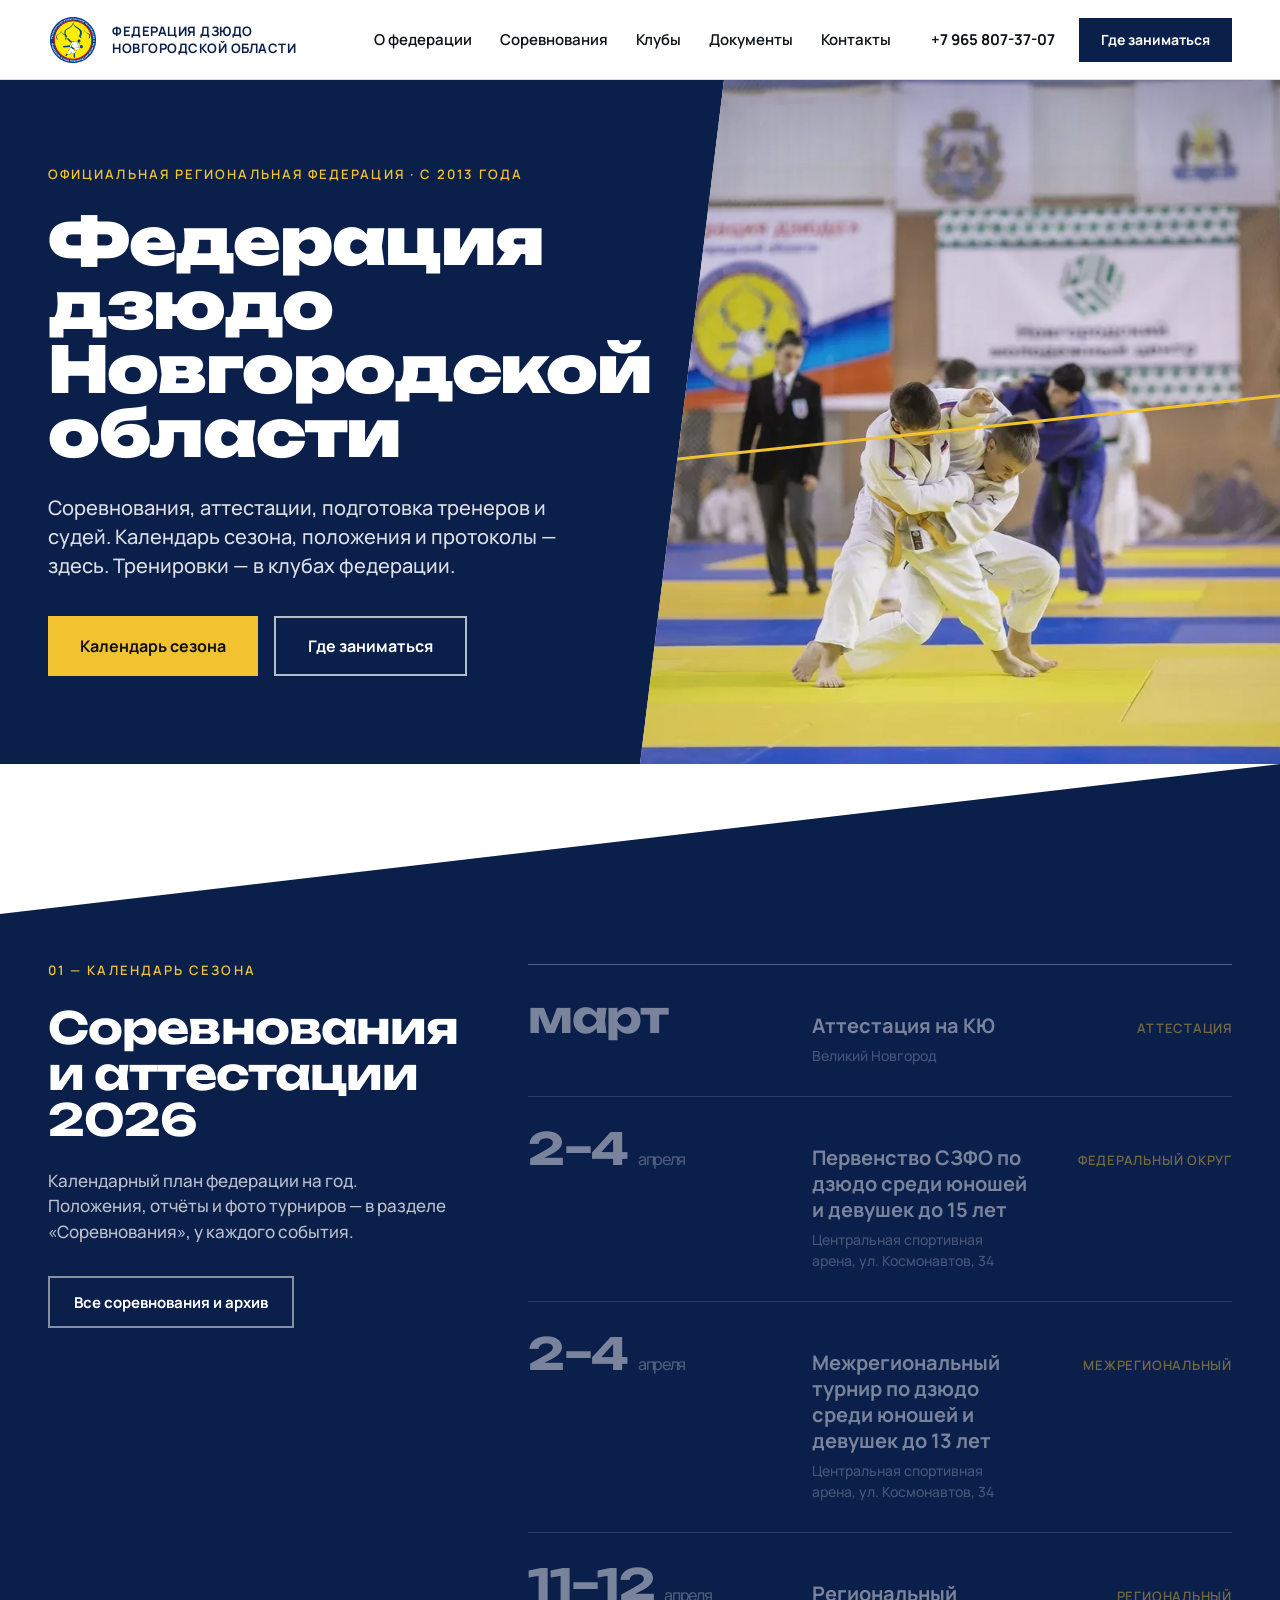
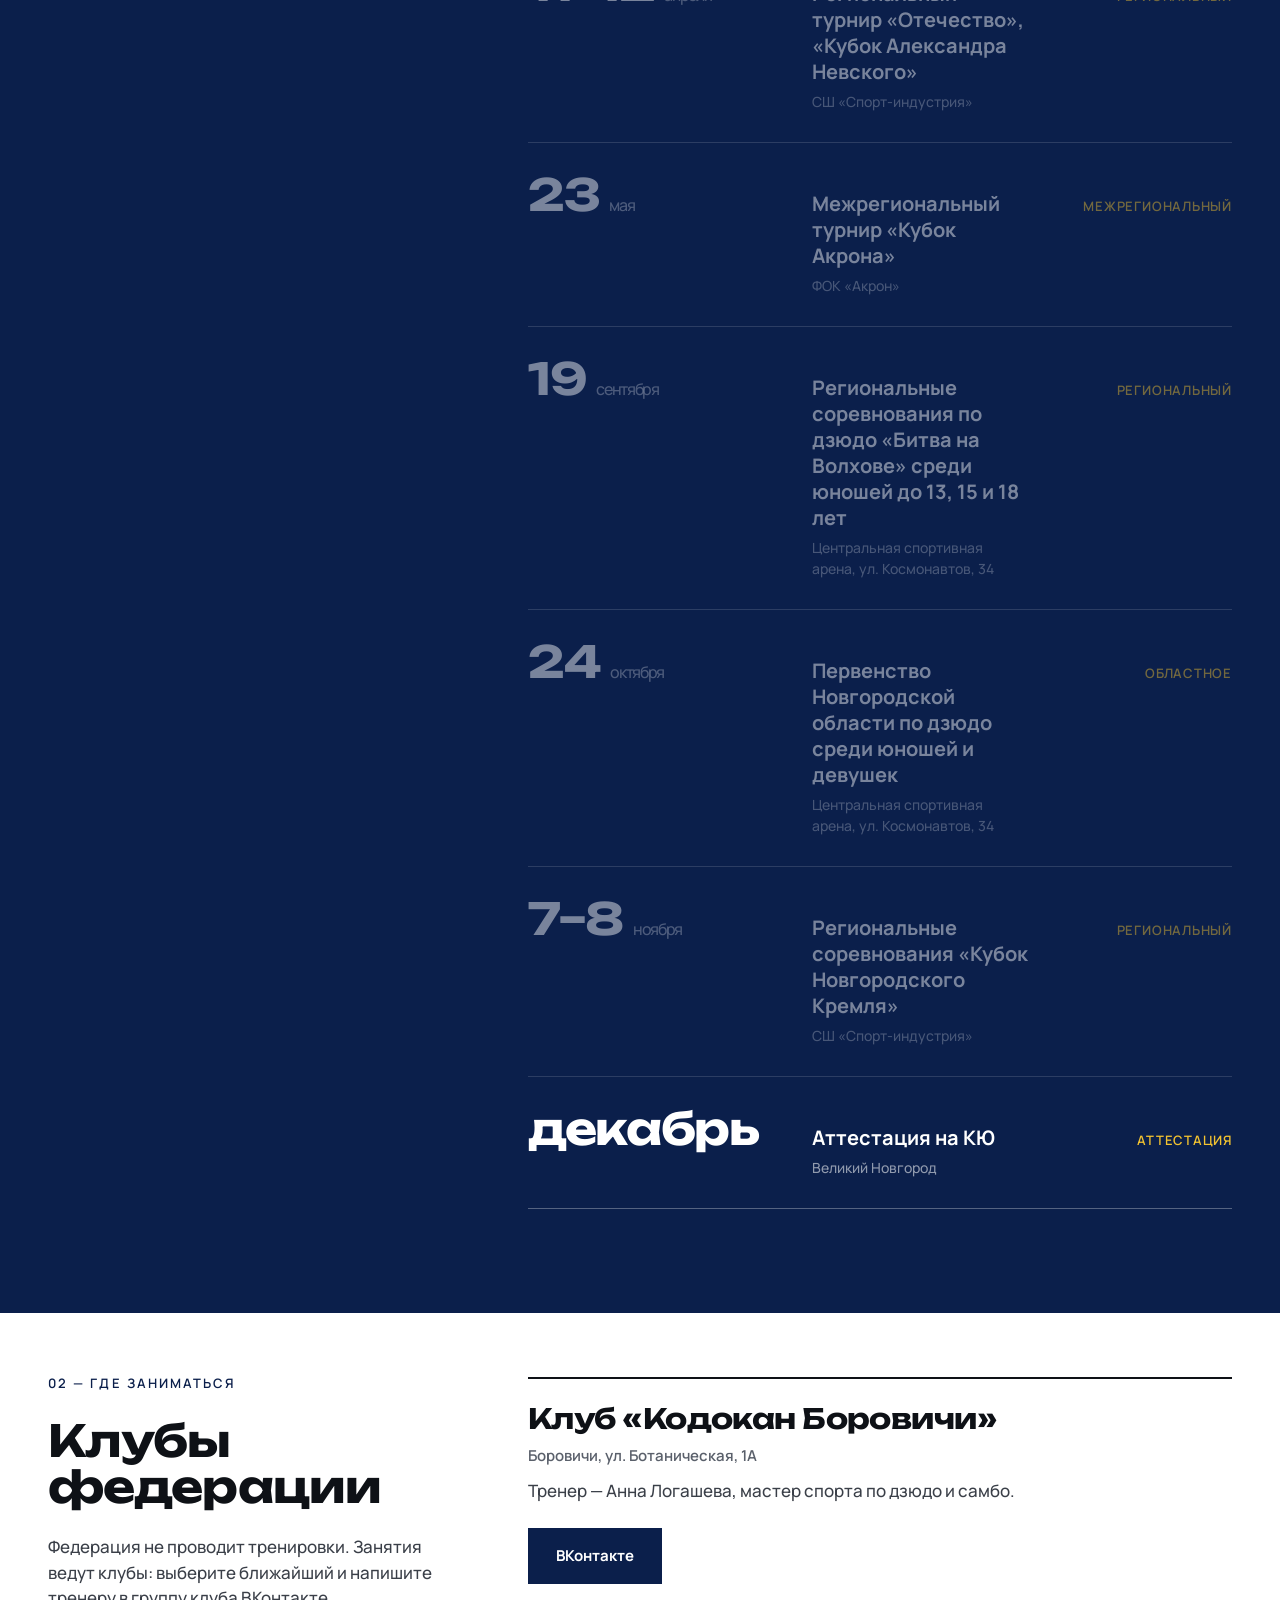
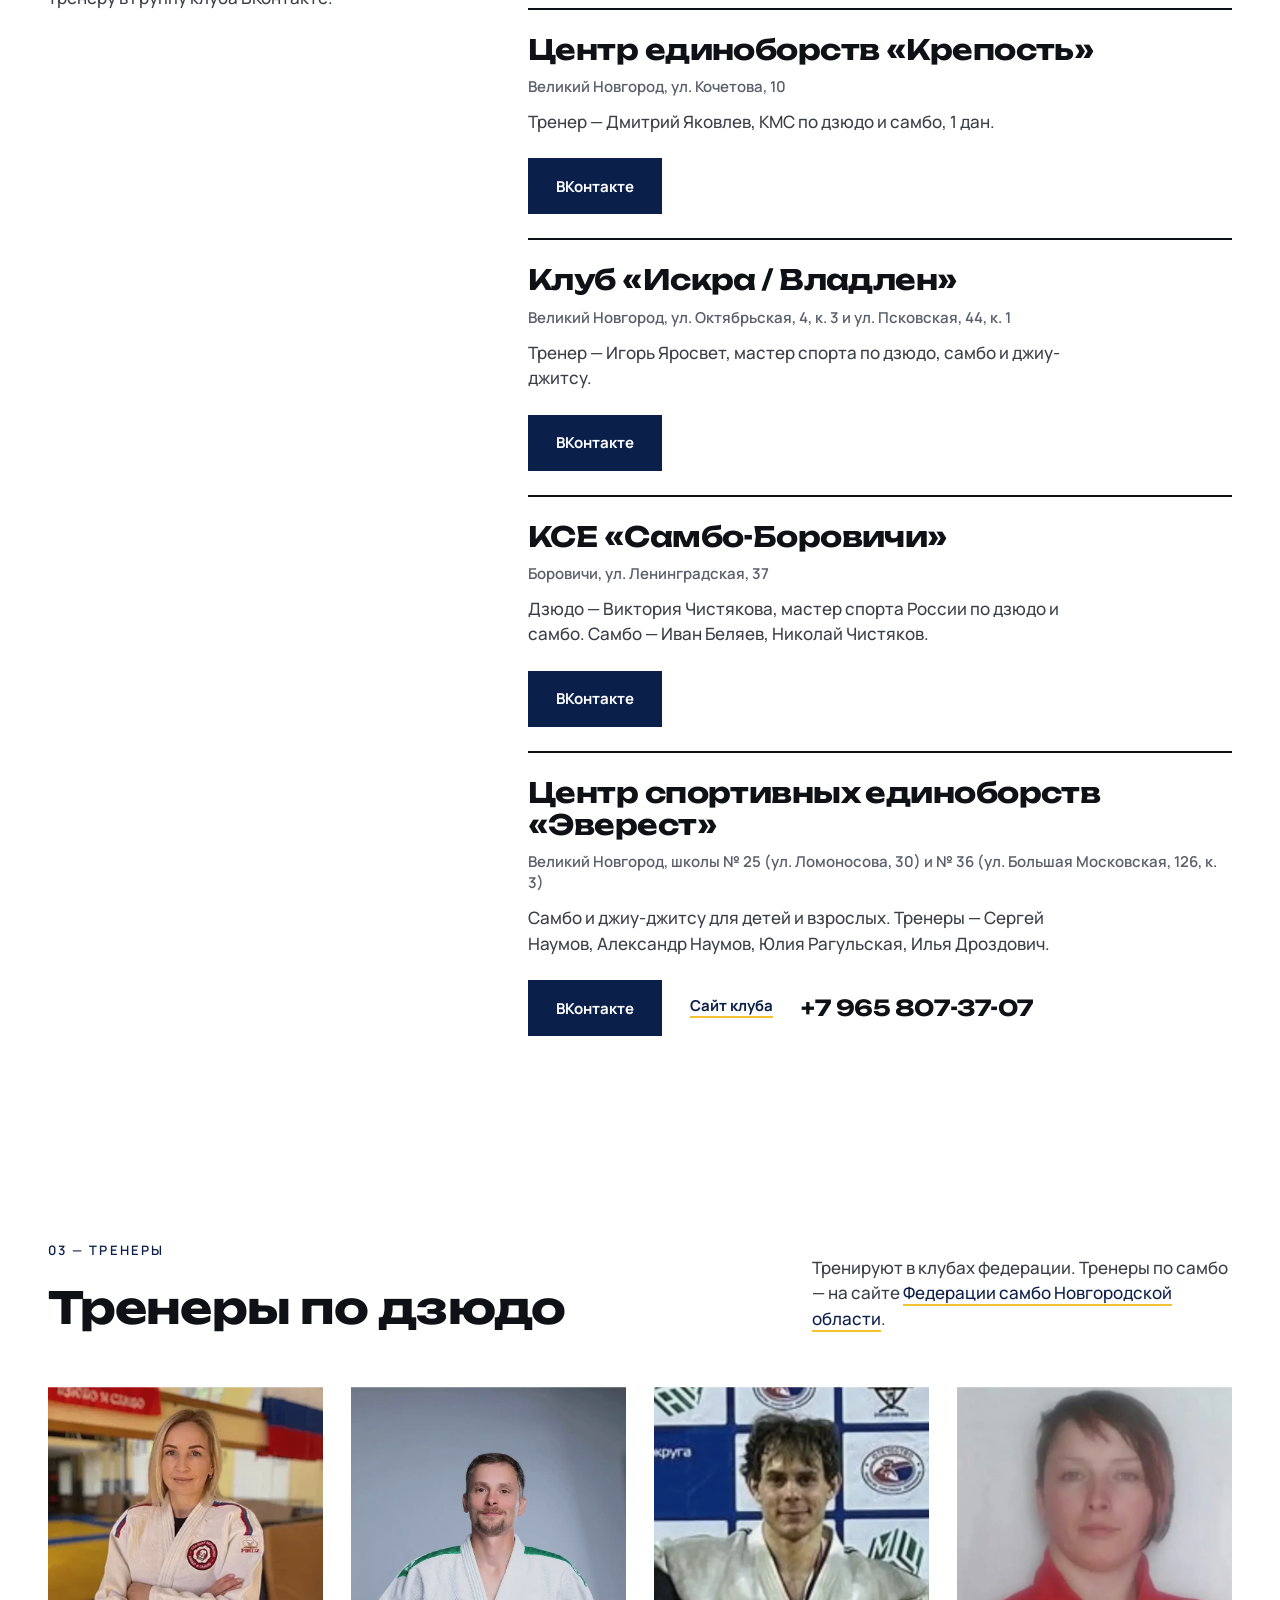
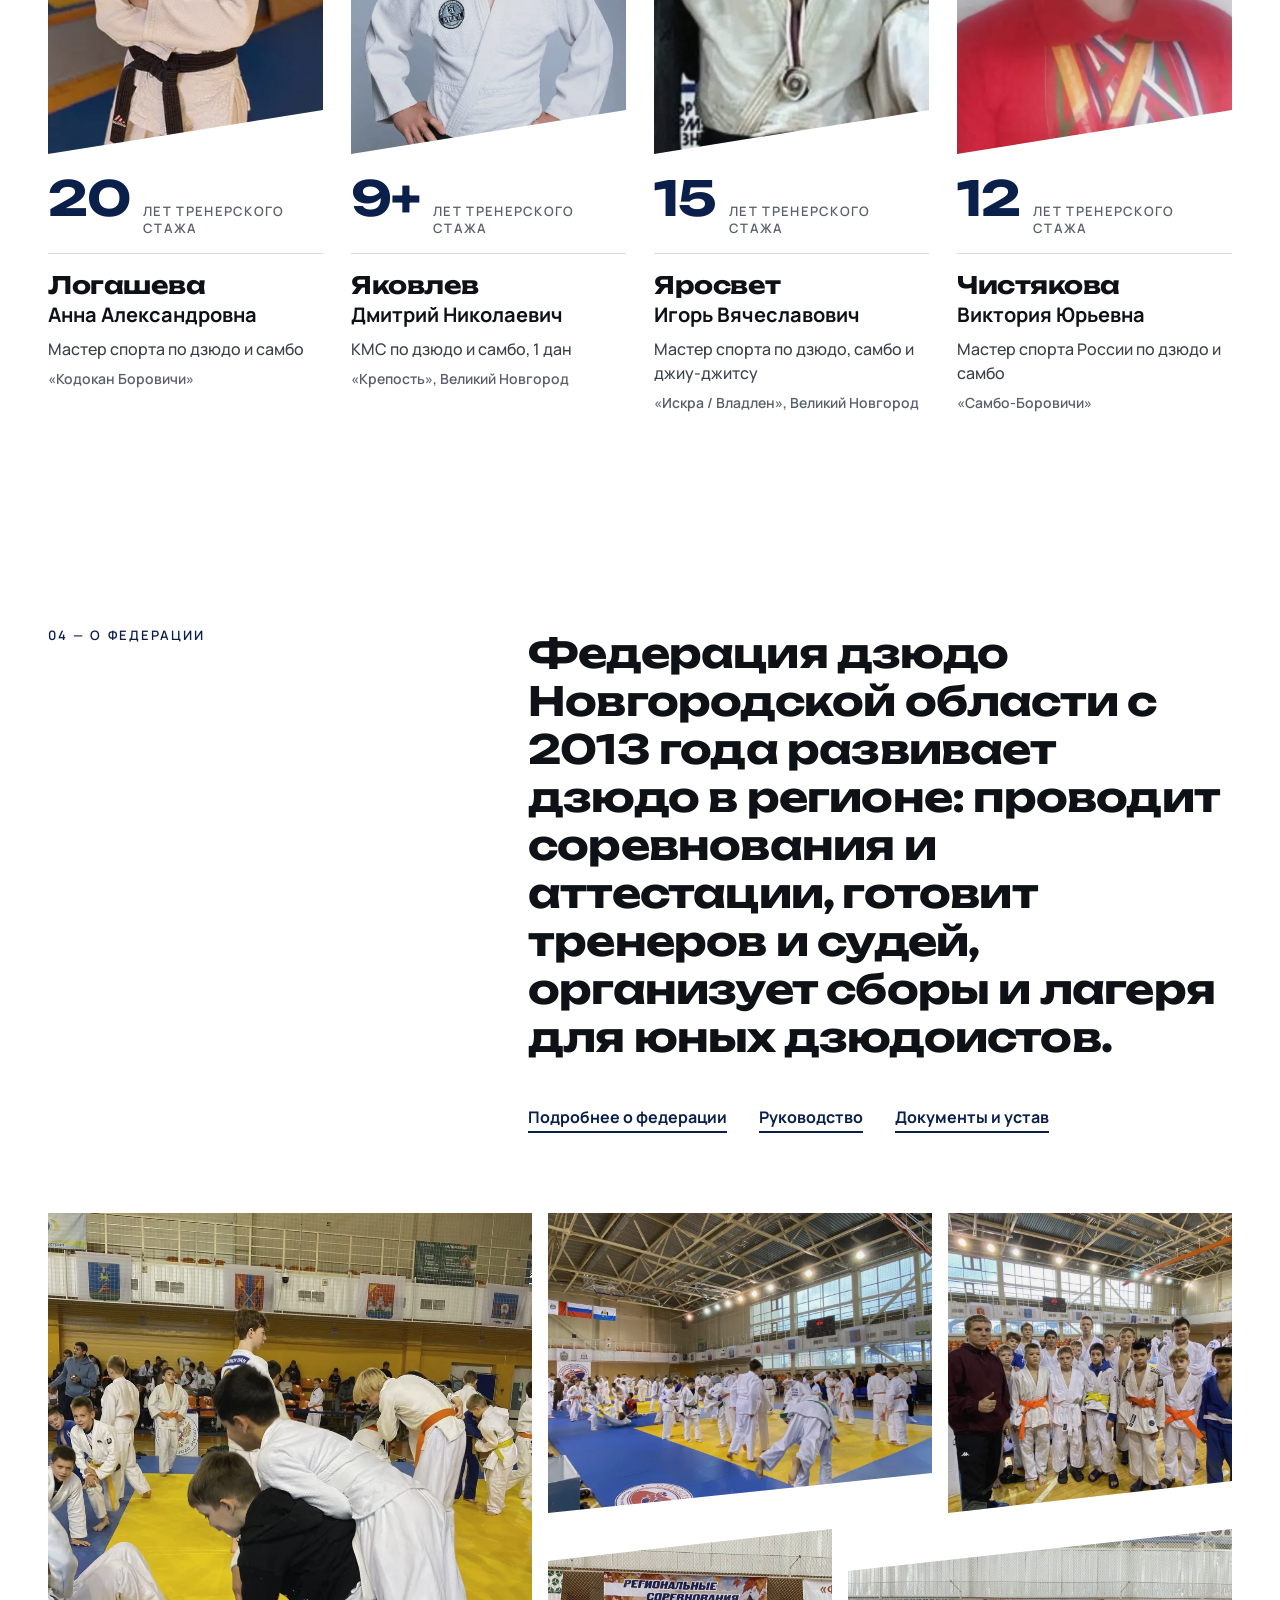
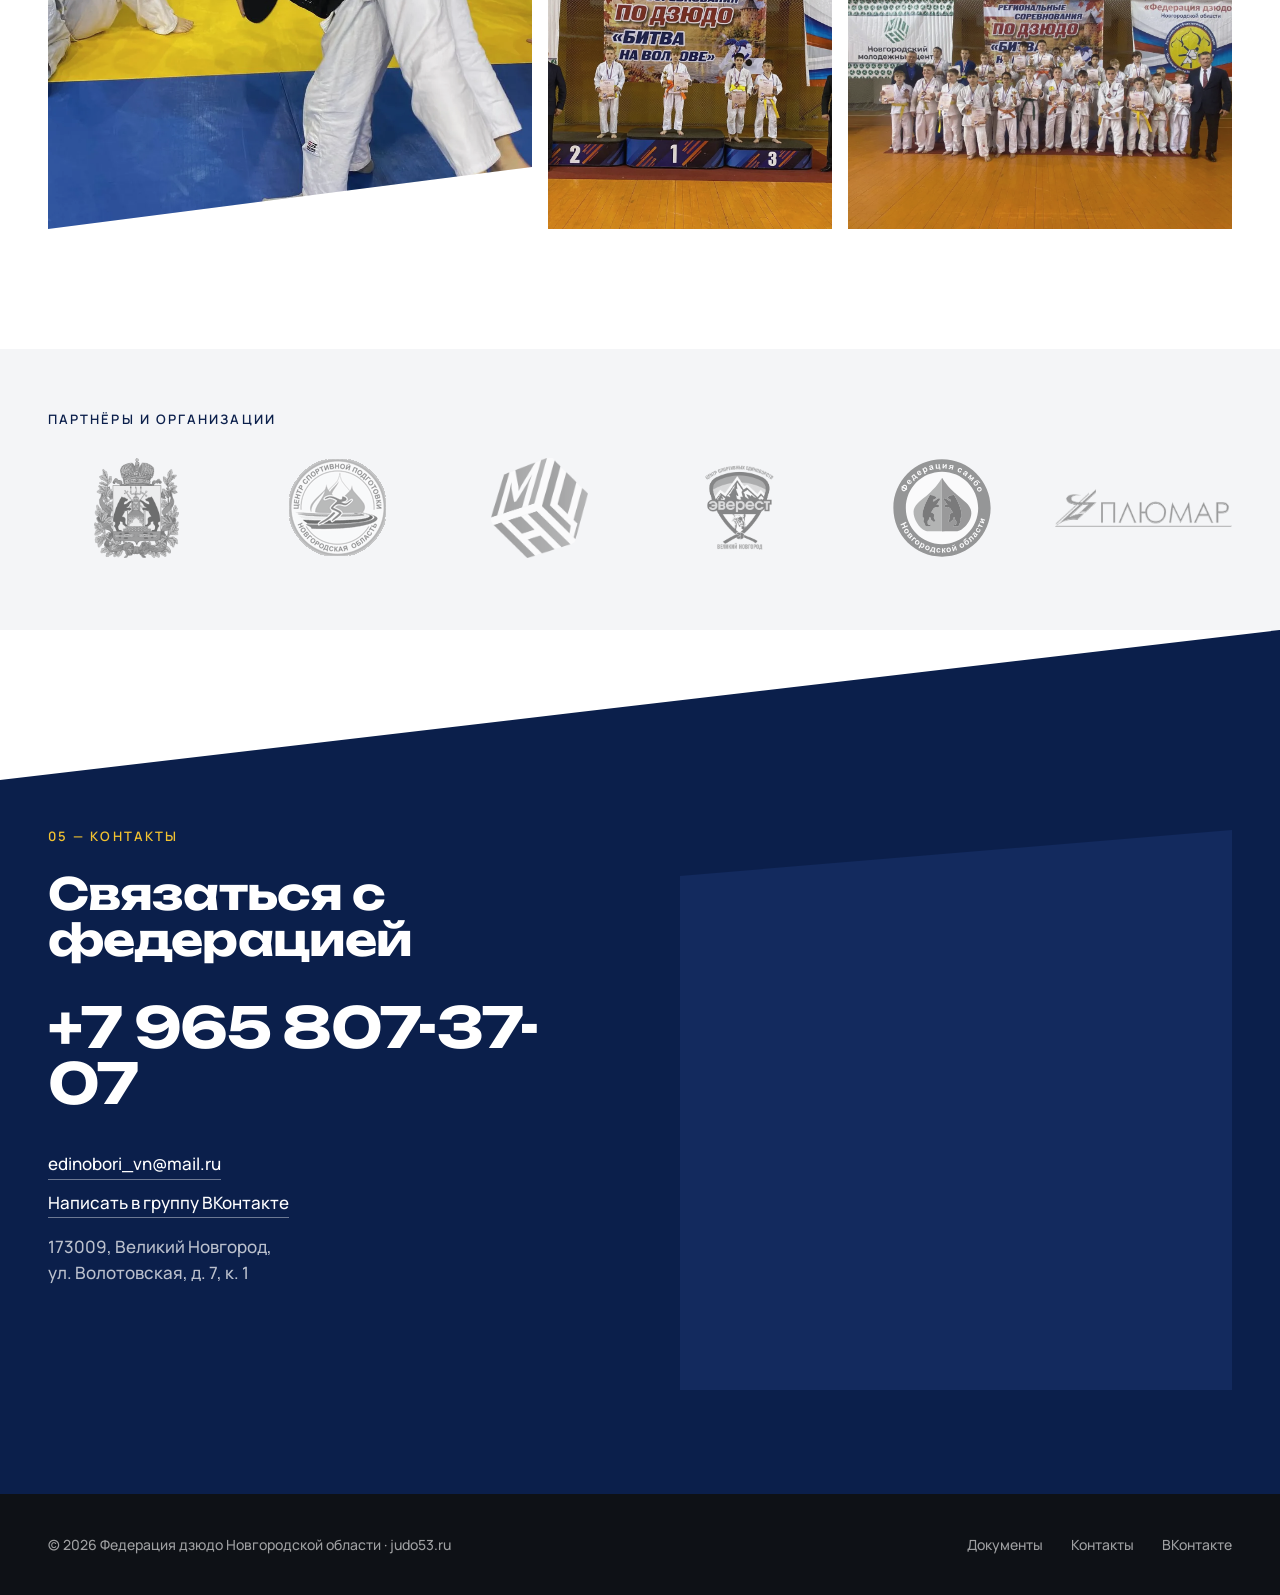
<file: index.html>
<!doctype html>
<html lang="ru">
<head>
<meta charset="utf-8">
<meta name="viewport" content="width=device-width, initial-scale=1">
<title>Федерация дзюдо Новгородской области — официальный сайт</title>
<meta name="description" content="Официальная федерация дзюдо Новгородской области: календарь соревнований и аттестаций, протоколы, документы, тренеры и клубы.">
<meta property="og:type" content="website">
<meta property="og:site_name" content="Федерация дзюдо Новгородской области">
<meta property="og:title" content="Федерация дзюдо Новгородской области — официальный сайт">
<meta property="og:description" content="Официальная федерация дзюдо Новгородской области: календарь соревнований и аттестаций, протоколы, документы, тренеры и клубы.">
<meta property="og:locale" content="ru_RU">
<link rel="icon" href="favicon.ico" sizes="any">
<link rel="icon" href="images/logo.svg" type="image/svg+xml">
<link rel="icon" href="favicon-32x32.png" sizes="32x32" type="image/png">
<link rel="apple-touch-icon" href="apple-touch-icon.png">
<link rel="preconnect" href="https://fonts.googleapis.com">
<link rel="preconnect" href="https://fonts.gstatic.com" crossorigin>
<link href="https://fonts.googleapis.com/css2?family=Unbounded:wght@500;700;900&family=Manrope:wght@400;500;600;700&display=swap" rel="stylesheet">
<link rel="stylesheet" href="assets/site.css">
</head>
<body>
<header class="top wrap">
  <a class="brand" href="index.html">
    <img src="images/logo.svg" alt="Герб федерации дзюдо Новгородской области">
    <span>Федерация дзюдо<br>Новгородской области</span>
  </a>
  <nav class="nav"><a href="about.html">О федерации</a><a href="events.html">Соревнования</a><a href="index.html#clubs">Клубы</a><a href="documents.html">Документы</a><a href="contacts.html">Контакты</a></nav>
  <div class="top-right">
    <a class="tel" href="tel:+79658073707">+7 965 807-37-07</a>
    <a class="btn btn-blue" href="index.html#clubs">Где заниматься</a>
    <a class="tel-sm" href="tel:+79658073707" aria-label="Позвонить">Тел</a>
    <button class="burger" aria-label="Меню" onclick="document.getElementById('mnav').classList.toggle('open')"><span></span><span></span><span></span></button>
  </div>
</header>
<nav class="mnav" id="mnav" onclick="this.classList.remove('open')"><a href="about.html">О федерации</a><a href="events.html">Соревнования</a><a href="index.html#clubs">Клубы</a><a href="documents.html">Документы</a><a href="contacts.html">Контакты</a></nav>
<section class="hero wrap">
  <div class="photo">
    <img src="images/judo-velikiy-novgorod-3.webp" alt="Схватка на татами">
    <div class="line"></div>
  </div>
  <div class="hero-text">
    <div class="eyebrow light">Официальная региональная федерация · с 2013 года</div>
    <h1>Федерация дзюдо Новгородской области</h1>
    <p>Соревнования, аттестации, подготовка тренеров и судей. Календарь сезона, положения и протоколы — здесь. Тренировки — в клубах федерации.</p>
    <div class="hero-btns">
      <a class="btn btn-gold" href="#calendar">Календарь сезона</a>
      <a class="btn btn-line" href="#clubs">Где заниматься</a>
    </div>
  </div>
</section>

<section id="calendar" class="dark">
  <div class="inner two">
    <div>
      <div class="eyebrow light">01 — Календарь сезона</div>
      <h2>Соревнования и аттестации 2026</h2>
      <p class="lead">Календарный план федерации на год. Положения, отчёты и фото турниров — в разделе «Соревнования», у каждого события.</p>
      <a class="btn btn-line-sm" href="events.html" style="margin-top:32px">Все соревнования и архив</a>
    </div>
    <div class="cal"><div class="cal-note" hidden><b>Ближайших событий нет</b>Все соревнования и аттестации календарного плана 2026 года прошли, материалы турниров — в <a href="events.html">архиве</a>. Календарный план на 2027 год появится после утверждения, ориентировочно в декабре 2026.</div><div class="crow" data-until="2026-03-31"><div class="d">март</div><div><div class="t">Аттестация на КЮ</div><div class="place">Великий Новгород</div></div><div class="lvl">аттестация</div></div><div class="crow" data-until="2026-04-04"><div class="d">2–4<small>апреля</small></div><div><div class="t">Первенство СЗФО по дзюдо среди юношей и девушек до 15 лет</div><div class="place">Центральная спортивная арена, ул. Космонавтов, 34</div></div><div class="lvl">федеральный округ</div></div><div class="crow" data-until="2026-04-04"><div class="d">2–4<small>апреля</small></div><div><div class="t">Межрегиональный турнир по дзюдо среди юношей и девушек до 13 лет</div><div class="place">Центральная спортивная арена, ул. Космонавтов, 34</div></div><div class="lvl">межрегиональный</div></div><div class="crow" data-until="2026-04-12"><div class="d">11–12<small>апреля</small></div><div><div class="t">Региональный турнир «Отечество», «Кубок Александра Невского»</div><div class="place">СШ «Спорт-индустрия»</div></div><div class="lvl">региональный</div></div><div class="crow" data-until="2026-05-23"><div class="d">23<small>мая</small></div><div><div class="t">Межрегиональный турнир «Кубок Акрона»</div><div class="place">ФОК «Акрон»</div></div><div class="lvl">межрегиональный</div></div><div class="crow" data-until="2026-09-19"><div class="d">19<small>сентября</small></div><div><div class="t">Региональные соревнования по дзюдо «Битва на Волхове» среди юношей до 13, 15 и 18 лет</div><div class="place">Центральная спортивная арена, ул. Космонавтов, 34</div></div><div class="lvl">региональный</div></div><div class="crow" data-until="2026-10-24"><div class="d">24<small>октября</small></div><div><div class="t">Первенство Новгородской области по дзюдо среди юношей и девушек</div><div class="place">Центральная спортивная арена, ул. Космонавтов, 34</div></div><div class="lvl">областное</div></div><div class="crow" data-until="2026-11-08"><div class="d">7–8<small>ноября</small></div><div><div class="t">Региональные соревнования «Кубок Новгородского Кремля»</div><div class="place">СШ «Спорт-индустрия»</div></div><div class="lvl">региональный</div></div><div class="crow" data-until="2026-12-31"><div class="d">декабрь</div><div><div class="t">Аттестация на КЮ</div><div class="place">Великий Новгород</div></div><div class="lvl">аттестация</div></div></div>
  </div>
</section>
<script>
(function(){
  var t=new Date();t.setHours(0,0,0,0);
  document.querySelectorAll('[data-until]').forEach(function(r){var d=new Date(r.dataset.until+'T23:59:59');if(d<t){r.classList.add('past');var n=r.querySelector('[data-past]');if(n)n.textContent=n.dataset.past;}});
  var c=document.querySelector('.cal');if(c){var all=c.querySelectorAll('.crow');if(all.length&&c.querySelectorAll('.crow.past').length===all.length){var cn=c.querySelector('.cal-note');if(cn)cn.hidden=false;}}
  var tabs=document.querySelectorAll('.ytab'),panels=document.querySelectorAll('.ypanel');
  function show(y){tabs.forEach(function(b){b.classList.toggle('on',b.dataset.year===y)});panels.forEach(function(p){p.classList.toggle('on',p.dataset.year===y)});}
  tabs.forEach(function(b){b.addEventListener('click',function(){show(b.dataset.year);history.replaceState(null,'','#'+b.dataset.year)})});
  var h=location.hash.slice(1); if(h&&document.querySelector('.ypanel[data-year="'+h+'"]'))show(h);
})();
</script>
<section id="clubs" class="sec two" style="align-items:start">
  <div>
    <div class="eyebrow">02 — Где заниматься</div>
    <h2>Клубы федерации</h2>
    <p class="lead">Федерация не проводит тренировки. Занятия ведут клубы: выберите ближайший и напишите тренеру в группу клуба ВКонтакте.</p>
  </div>
  <div class="clubs"><div class="club">
      <h3>Клуб «Кодокан Боровичи»</h3>
      <div class="club-addr">Боровичи, ул. Ботаническая, 1А</div>
      <p>Тренер — Анна Логашева, мастер спорта по дзюдо и самбо.</p>
      <div class="club-links"><a class="btn btn-blue" href="https://vk.ru/kodokanboro" target="_blank" rel="noopener">ВКонтакте</a></div>
    </div><div class="club">
      <h3>Центр единоборств «Крепость»</h3>
      <div class="club-addr">Великий Новгород, ул. Кочетова, 10</div>
      <p>Тренер — Дмитрий Яковлев, КМС по дзюдо и самбо, 1 дан.</p>
      <div class="club-links"><a class="btn btn-blue" href="https://vk.ru/krepost53" target="_blank" rel="noopener">ВКонтакте</a></div>
    </div><div class="club">
      <h3>Клуб «Искра / Владлен»</h3>
      <div class="club-addr">Великий Новгород, ул. Октябрьская, 4, к. 3 и ул. Псковская, 44, к. 1</div>
      <p>Тренер — Игорь Яросвет, мастер спорта по дзюдо, самбо и джиу-джитсу.</p>
      <div class="club-links"><a class="btn btn-blue" href="https://vk.ru/judosambo53" target="_blank" rel="noopener">ВКонтакте</a></div>
    </div><div class="club">
      <h3>КСЕ «Самбо-Боровичи»</h3>
      <div class="club-addr">Боровичи, ул. Ленинградская, 37</div>
      <p>Дзюдо — Виктория Чистякова, мастер спорта России по дзюдо и самбо. Самбо — Иван Беляев, Николай Чистяков.</p>
      <div class="club-links"><a class="btn btn-blue" href="https://vk.ru/samboborovichi" target="_blank" rel="noopener">ВКонтакте</a></div>
    </div><div class="club">
      <h3>Центр спортивных единоборств «Эверест»</h3>
      <div class="club-addr">Великий Новгород, школы № 25 (ул. Ломоносова, 30) и № 36 (ул. Большая Московская, 126, к. 3)</div>
      <p>Самбо и джиу-джитсу для детей и взрослых. Тренеры — Сергей Наумов, Александр Наумов, Юлия Рагульская, Илья Дроздович.</p>
      <div class="club-links"><a class="btn btn-blue" href="https://vk.ru/champion_vn" target="_blank" rel="noopener">ВКонтакте</a><a class="link" href="https://everest53.ru" target="_blank" rel="noopener">Сайт клуба</a><a class="tel" href="tel:+79658073707">+7 965 807-37-07</a></div>
    </div></div>
</section>
<section id="coaches">
  <div class="coaches-head">
    <div><div class="eyebrow">03 — Тренеры</div><h2>Тренеры по дзюдо</h2></div>
    <p>Тренируют в клубах федерации. Тренеры по самбо — на сайте <a href="https://sambo53.ru" target="_blank" rel="noopener">Федерации самбо Новгородской области</a>.</p>
  </div>
  <div class="coaches"><div class="coach">
      <div class="photo"><img src="images/trener-logashova-anna-aleksandrovna.webp" alt="Логашева Анна Александровна"></div>
      <div class="exp"><b>20</b><span>лет тренерского<br>стажа</span></div>
      <div><h3>Логашева</h3><div class="fn">Анна Александровна</div><div class="rank">Мастер спорта по дзюдо и самбо</div><div class="cclub">«Кодокан Боровичи»</div></div>
    </div><div class="coach">
      <div class="photo"><img src="images/trener-yakovlev-dmitrii-nikolaevich.webp" alt="Яковлев Дмитрий Николаевич"></div>
      <div class="exp"><b>9+</b><span>лет тренерского<br>стажа</span></div>
      <div><h3>Яковлев</h3><div class="fn">Дмитрий Николаевич</div><div class="rank">КМС по дзюдо и самбо, 1 дан</div><div class="cclub">«Крепость», Великий Новгород</div></div>
    </div><div class="coach">
      <div class="photo"><img src="images/trener-yarosvet-igor-vyacheslavovich.webp" alt="Яросвет Игорь Вячеславович"></div>
      <div class="exp"><b>15</b><span>лет тренерского<br>стажа</span></div>
      <div><h3>Яросвет</h3><div class="fn">Игорь Вячеславович</div><div class="rank">Мастер спорта по дзюдо, самбо и джиу-джитсу</div><div class="cclub">«Искра / Владлен», Великий Новгород</div></div>
    </div><div class="coach">
      <div class="photo"><img src="images/trener-chistyakova-viktoriya-yurevna.webp" alt="Чистякова Виктория Юрьевна"></div>
      <div class="exp"><b>12</b><span>лет тренерского<br>стажа</span></div>
      <div><h3>Чистякова</h3><div class="fn">Виктория Юрьевна</div><div class="rank">Мастер спорта России по дзюдо и самбо</div><div class="cclub">«Самбо-Боровичи»</div></div>
    </div></div>
</section>
<section id="about">
  <div class="two">
    <div class="eyebrow">04 — О федерации</div>
    <div>
      <p>Федерация дзюдо Новгородской области с 2013 года развивает дзюдо в регионе: проводит соревнования и аттестации, готовит тренеров и судей, организует сборы и лагеря для юных дзюдоистов.</p>
      <div class="links">
        <a class="link" href="about.html">Подробнее о федерации</a>
        <a class="link" href="about.html#leadership">Руководство</a>
        <a class="link" href="documents.html">Документы и устав</a>
      </div>
    </div>
  </div>
  <div class="mosaic"><div class="photo"><img src="images/bitva-na-volkhove-4.webp" alt="Региональные соревнования по дзюдо «Битва на Волхове», 19 сентября 2026" loading="lazy"></div><div class="photo"><img src="images/bitva-na-volkhove-5.webp" alt="Региональные соревнования по дзюдо «Битва на Волхове», 19 сентября 2026" loading="lazy"></div><div class="photo"><img src="images/bitva-na-volkhove-2.webp" alt="Региональные соревнования по дзюдо «Битва на Волхове», 19 сентября 2026" loading="lazy"></div><div class="photo"><img src="images/bitva-na-volkhove-8.webp" alt="Региональные соревнования по дзюдо «Битва на Волхове», 19 сентября 2026" loading="lazy"></div><div class="photo"><img src="images/bitva-na-volkhove-9.webp" alt="Региональные соревнования по дзюдо «Битва на Волхове», 19 сентября 2026" loading="lazy"></div></div>
</section>
<section class="partners">
  <div class="eyebrow">Партнёры и организации</div>
  <div class="grid"><div class="p"><img src="images/partners-minsporta.png" alt="Министерство спорта Новгородской области" title="Министерство спорта Новгородской области" loading="lazy"></div><div class="p"><img src="images/partners-csp.png" alt="Центр спортивной подготовки" title="Центр спортивной подготовки" loading="lazy"></div><div class="p"><img src="images/partners-nmc.png" alt="Новгородский молодёжный центр" title="Новгородский молодёжный центр" loading="lazy"></div><div class="p"><img src="images/partners-everest.png" alt="Спортивный клуб «Эверест»" title="Спортивный клуб «Эверест»" loading="lazy"></div><div class="p"><img src="images/partners-sambo.svg" alt="Федерация самбо Новгородской области" title="Федерация самбо Новгородской области" loading="lazy"></div><div class="p"><img src="images/partners-plumar.png" alt="«Плюмар»" title="«Плюмар»" loading="lazy"></div></div>
</section>
<section id="contacts" class="dark">
  <div class="inner two">
    <div>
      <div class="eyebrow light">05 — Контакты</div>
      <h2>Связаться с федерацией</h2>
      <a class="big" href="tel:+79658073707">+7 965 807-37-07</a>
      <div class="clist">
        <a href="mailto:edinobori_vn@mail.ru">edinobori_vn@mail.ru</a>
        <a href="https://vk.me/public176636064" target="_blank" rel="noopener">Написать в группу ВКонтакте</a>
        <div>173009, Великий Новгород,<br>ул. Волотовская, д. 7, к. 1</div>
      </div>
    </div>
    <div class="map">
      <iframe title="Карта клубов федерации дзюдо" src="https://yandex.ru/map-widget/v1/?um=constructor%3A316a81f8ca8cf1520e54f915a4373d51bf2680f0f3aa505dab7a367b4962cc6d&source=constructor" loading="lazy" allowfullscreen></iframe>
    </div>
  </div>
</section>
<footer>
  <div>© 2026 Федерация дзюдо Новгородской области · judo53.ru</div>
  <div class="fl"><a href="documents.html">Документы</a><a href="contacts.html">Контакты</a><a href="https://vk.com/public176636064">ВКонтакте</a></div>
</footer>
</body>
</html>
</file>
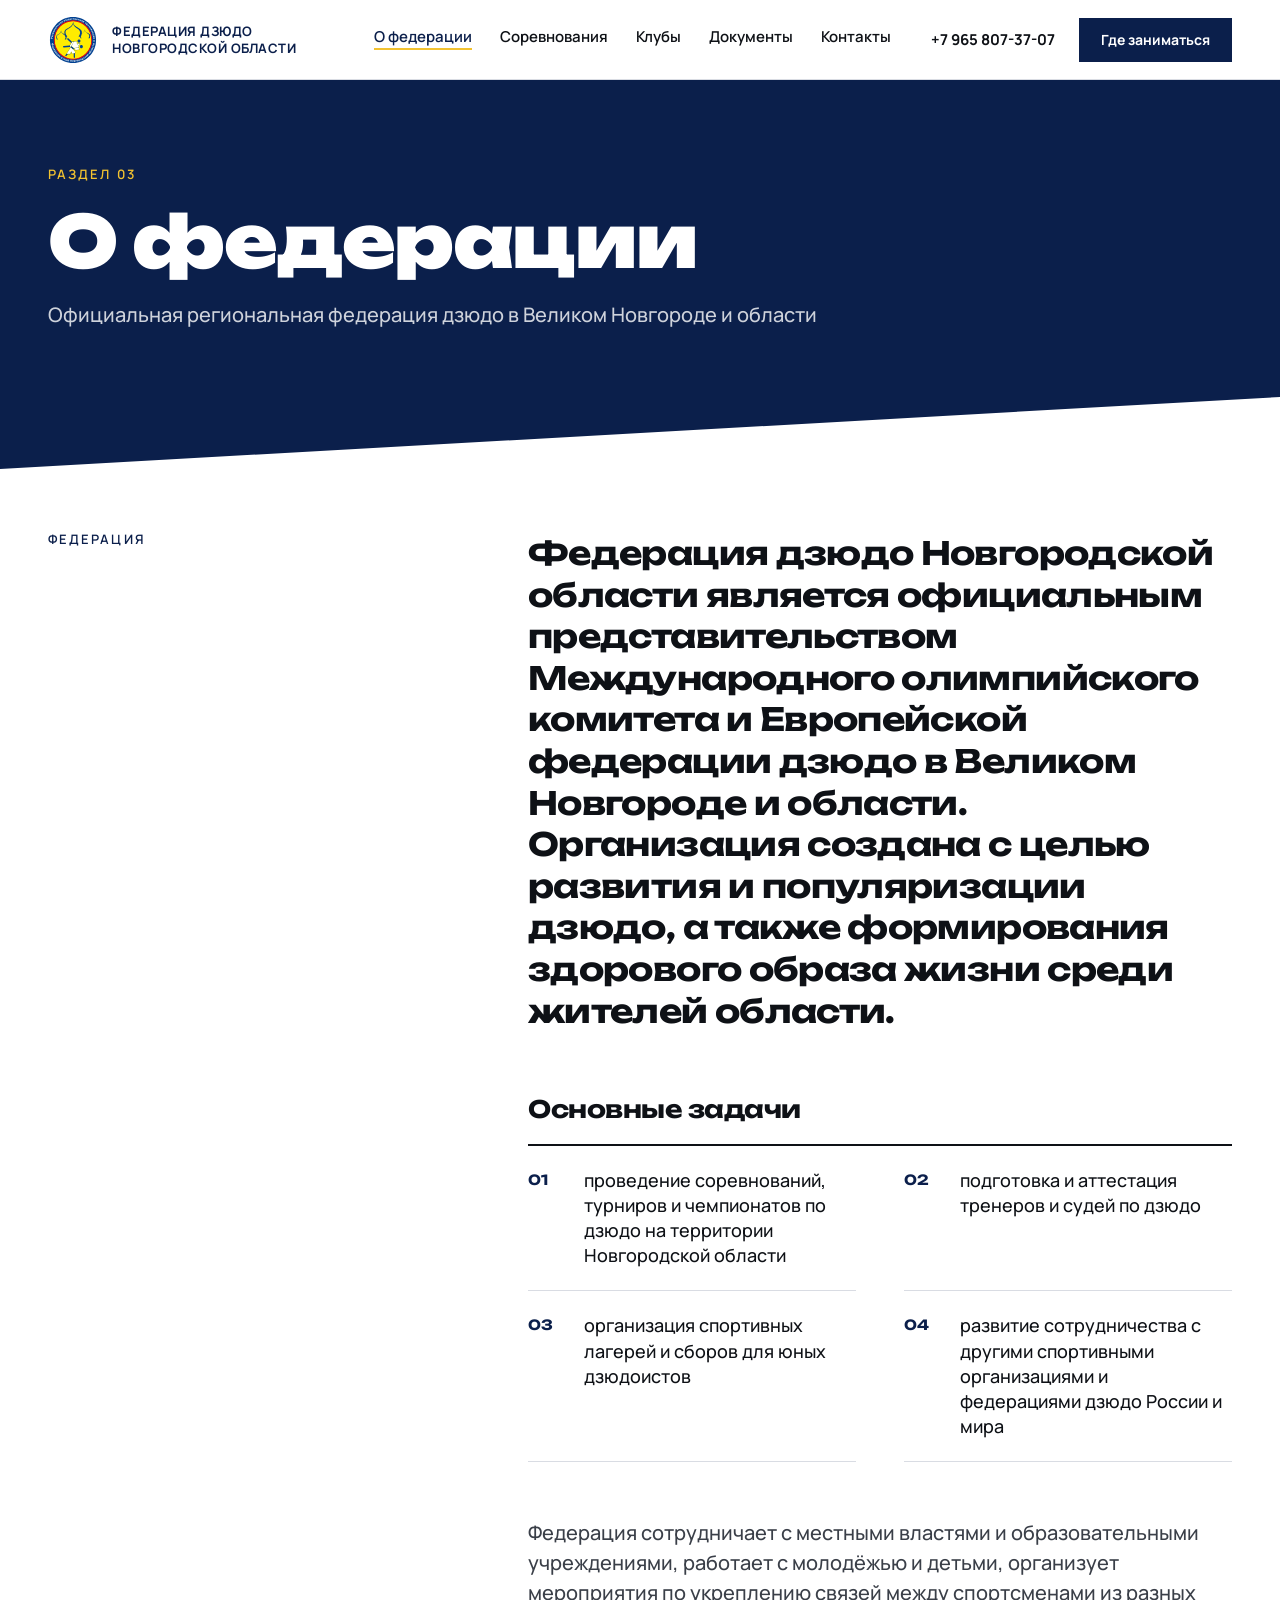
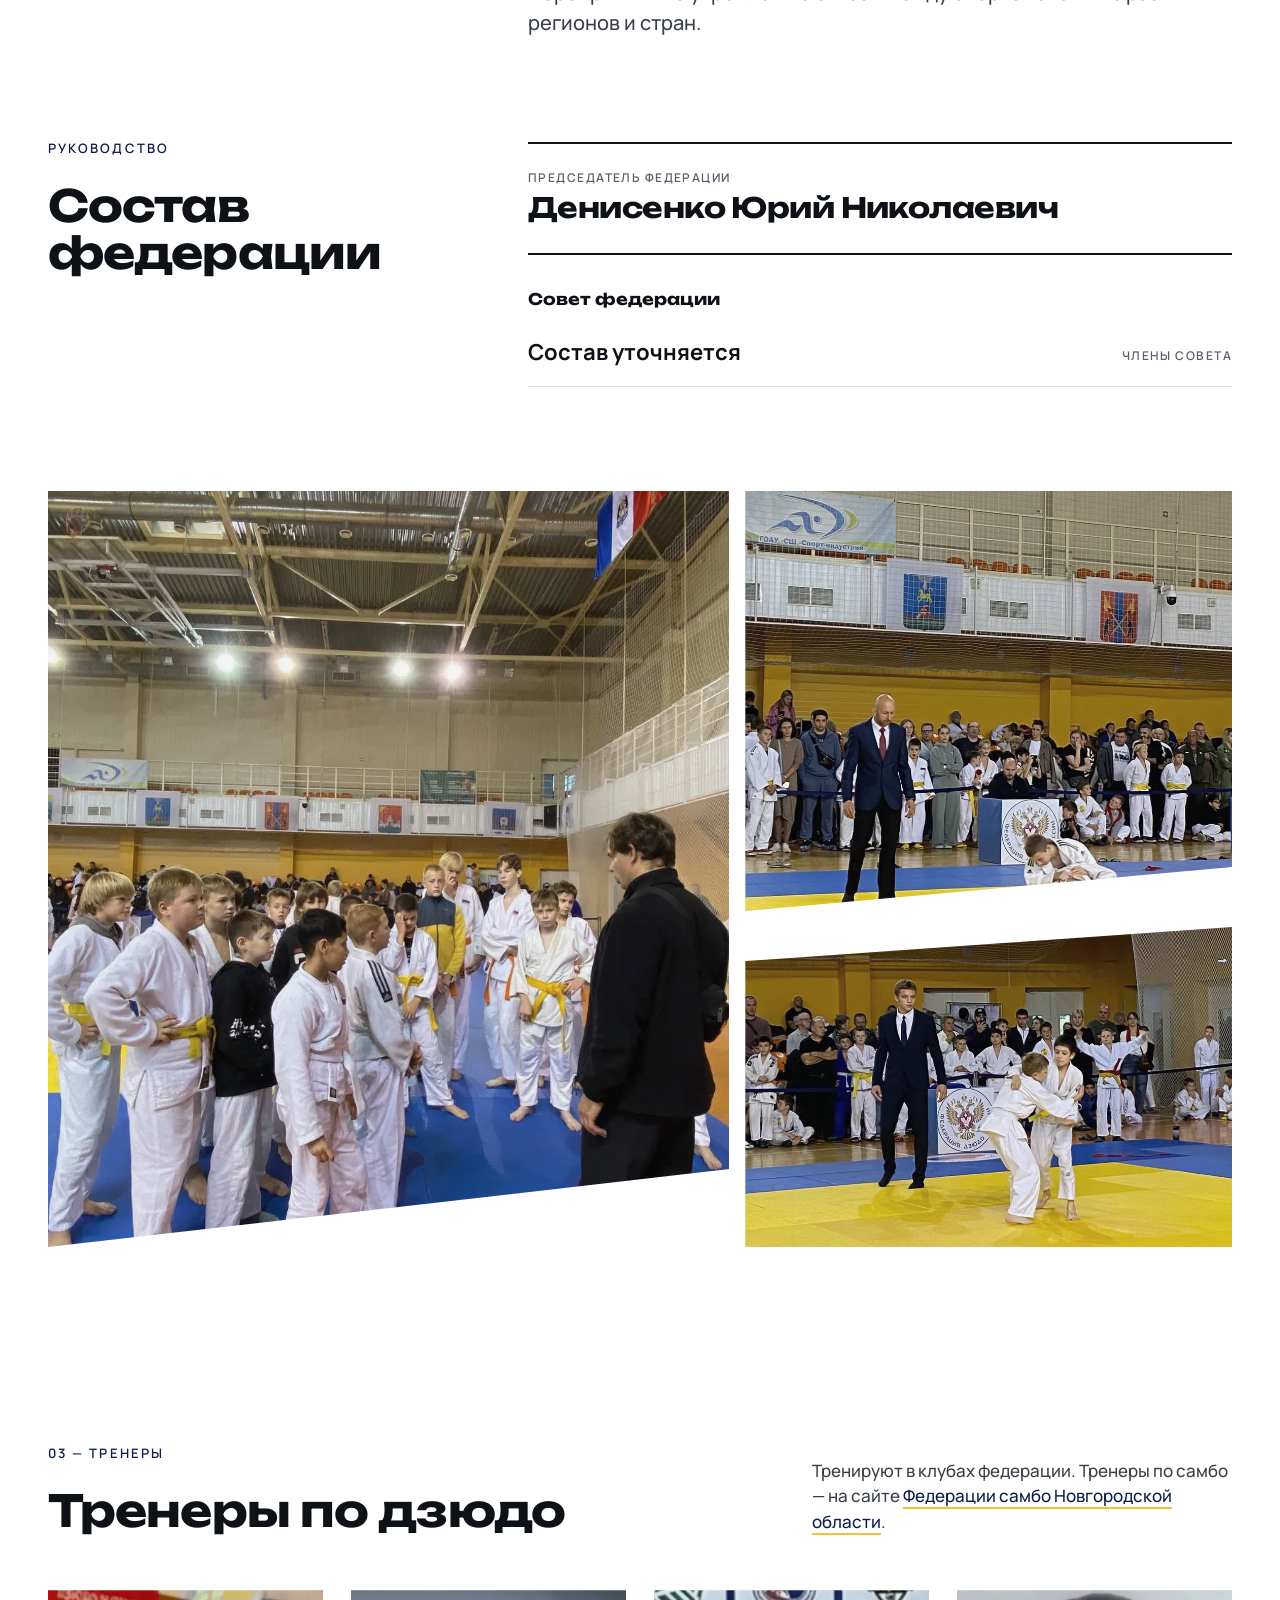
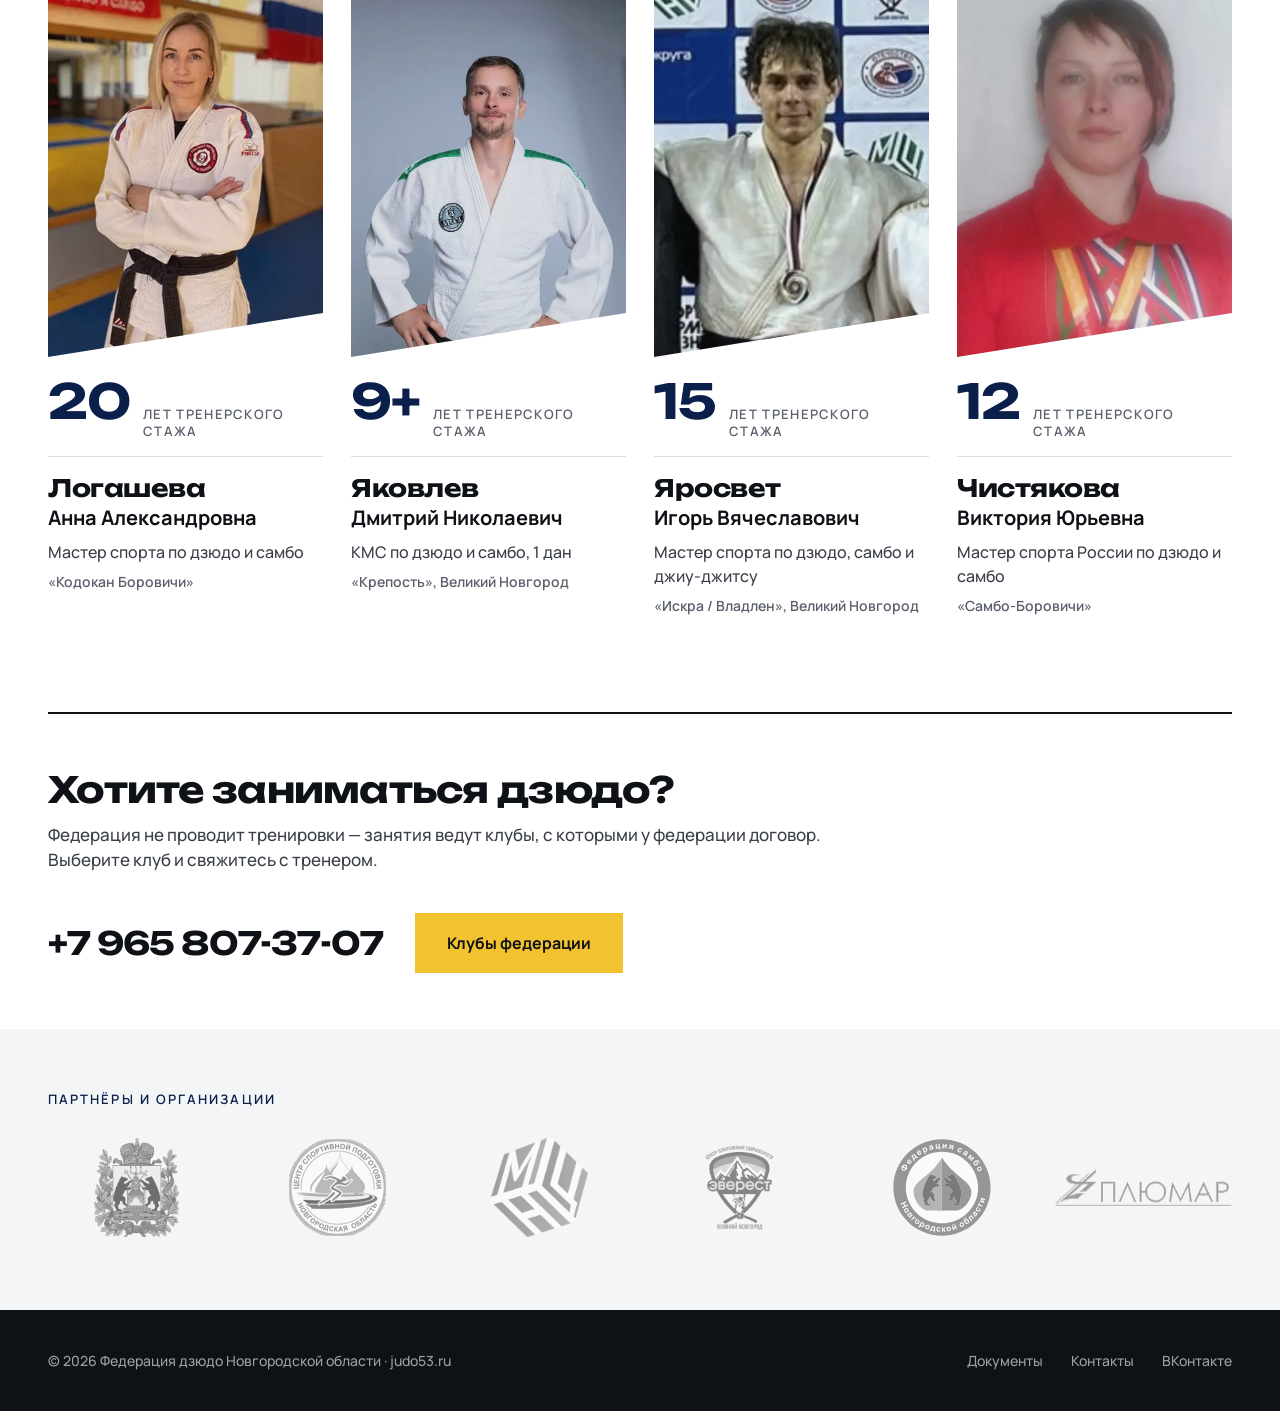
<file: about.html>
<!doctype html>
<html lang="ru">
<head>
<meta charset="utf-8">
<meta name="viewport" content="width=device-width, initial-scale=1">
<title>О федерации — Федерация дзюдо Новгородской области</title>
<meta name="description" content="Федерация дзюдо Новгородской области: задачи, тренерский состав, деятельность в Великом Новгороде и области.">
<meta property="og:type" content="website">
<meta property="og:site_name" content="Федерация дзюдо Новгородской области">
<meta property="og:title" content="О федерации — Федерация дзюдо Новгородской области">
<meta property="og:description" content="Федерация дзюдо Новгородской области: задачи, тренерский состав, деятельность в Великом Новгороде и области.">
<meta property="og:locale" content="ru_RU">
<link rel="icon" href="favicon.ico" sizes="any">
<link rel="icon" href="images/logo.svg" type="image/svg+xml">
<link rel="icon" href="favicon-32x32.png" sizes="32x32" type="image/png">
<link rel="apple-touch-icon" href="apple-touch-icon.png">
<link rel="preconnect" href="https://fonts.googleapis.com">
<link rel="preconnect" href="https://fonts.gstatic.com" crossorigin>
<link href="https://fonts.googleapis.com/css2?family=Unbounded:wght@500;700;900&family=Manrope:wght@400;500;600;700&display=swap" rel="stylesheet">
<link rel="stylesheet" href="assets/site.css">
</head>
<body>
<header class="top wrap">
  <a class="brand" href="index.html">
    <img src="images/logo.svg" alt="Герб федерации дзюдо Новгородской области">
    <span>Федерация дзюдо<br>Новгородской области</span>
  </a>
  <nav class="nav"><a href="about.html" class="active">О федерации</a><a href="events.html">Соревнования</a><a href="index.html#clubs">Клубы</a><a href="documents.html">Документы</a><a href="contacts.html">Контакты</a></nav>
  <div class="top-right">
    <a class="tel" href="tel:+79658073707">+7 965 807-37-07</a>
    <a class="btn btn-blue" href="index.html#clubs">Где заниматься</a>
    <a class="tel-sm" href="tel:+79658073707" aria-label="Позвонить">Тел</a>
    <button class="burger" aria-label="Меню" onclick="document.getElementById('mnav').classList.toggle('open')"><span></span><span></span><span></span></button>
  </div>
</header>
<nav class="mnav" id="mnav" onclick="this.classList.remove('open')"><a href="about.html" class="active">О федерации</a><a href="events.html">Соревнования</a><a href="index.html#clubs">Клубы</a><a href="documents.html">Документы</a><a href="contacts.html">Контакты</a></nav>
<section class="phero">
  <div class="eyebrow light">Раздел 03</div>
  <h1>О федерации</h1>
  <p>Официальная региональная федерация дзюдо в Великом Новгороде и области</p>
</section>
<section class="sec two">
  <div class="eyebrow">Федерация</div>
  <div>
    <p class="about-big">Федерация дзюдо Новгородской области является официальным представительством Международного олимпийского комитета и Европейской федерации дзюдо в Великом Новгороде и области. Организация создана с целью развития и популяризации дзюдо, а также формирования здорового образа жизни среди жителей области.</p>
    <h3 style="margin-top:64px">Основные задачи</h3>
    <div class="tasks"><div><span>01</span><span>проведение соревнований, турниров и чемпионатов по дзюдо на территории Новгородской области</span></div><div><span>02</span><span>подготовка и аттестация тренеров и судей по дзюдо</span></div><div><span>03</span><span>организация спортивных лагерей и сборов для юных дзюдоистов</span></div><div><span>04</span><span>развитие сотрудничества с другими спортивными организациями и федерациями дзюдо России и мира</span></div></div>
    <p class="about-p">Федерация сотрудничает с местными властями и образовательными учреждениями, работает с молодёжью и детьми, организует мероприятия по укреплению связей между спортсменами из разных регионов и стран.</p>
  </div>
</section>
<section id="leadership" class="sec two" style="padding-top:0;align-items:start">
  <div><div class="eyebrow">Руководство</div><h2>Состав федерации</h2></div>
  <div class="lead-list">
    <div class="lead-card head"><div class="role">Председатель федерации</div><div class="name">Денисенко Юрий Николаевич</div></div>
    <div class="lead-h">Совет федерации</div>
    <div class="lead-card"><div class="name">Состав уточняется</div><div class="role">Члены совета</div></div>
  </div>
</section>
<section class="about-photos">
  <div class="photo"><img src="images/bitva-na-volkhove-3.webp" alt="Участники турнира «Битва на Волхове»"></div>
  <div class="photo"><img src="images/bitva-na-volkhove-7.webp" alt="Схватка на татами"></div>
  <div class="photo"><img src="images/bitva-na-volkhove-1.webp" alt="Бросок на татами"></div>
</section>
<section id="coaches">
  <div class="coaches-head">
    <div><div class="eyebrow">03 — Тренеры</div><h2>Тренеры по дзюдо</h2></div>
    <p>Тренируют в клубах федерации. Тренеры по самбо — на сайте <a href="https://sambo53.ru" target="_blank" rel="noopener">Федерации самбо Новгородской области</a>.</p>
  </div>
  <div class="coaches"><div class="coach">
      <div class="photo"><img src="images/trener-logashova-anna-aleksandrovna.webp" alt="Логашева Анна Александровна"></div>
      <div class="exp"><b>20</b><span>лет тренерского<br>стажа</span></div>
      <div><h3>Логашева</h3><div class="fn">Анна Александровна</div><div class="rank">Мастер спорта по дзюдо и самбо</div><div class="cclub">«Кодокан Боровичи»</div></div>
    </div><div class="coach">
      <div class="photo"><img src="images/trener-yakovlev-dmitrii-nikolaevich.webp" alt="Яковлев Дмитрий Николаевич"></div>
      <div class="exp"><b>9+</b><span>лет тренерского<br>стажа</span></div>
      <div><h3>Яковлев</h3><div class="fn">Дмитрий Николаевич</div><div class="rank">КМС по дзюдо и самбо, 1 дан</div><div class="cclub">«Крепость», Великий Новгород</div></div>
    </div><div class="coach">
      <div class="photo"><img src="images/trener-yarosvet-igor-vyacheslavovich.webp" alt="Яросвет Игорь Вячеславович"></div>
      <div class="exp"><b>15</b><span>лет тренерского<br>стажа</span></div>
      <div><h3>Яросвет</h3><div class="fn">Игорь Вячеславович</div><div class="rank">Мастер спорта по дзюдо, самбо и джиу-джитсу</div><div class="cclub">«Искра / Владлен», Великий Новгород</div></div>
    </div><div class="coach">
      <div class="photo"><img src="images/trener-chistyakova-viktoriya-yurevna.webp" alt="Чистякова Виктория Юрьевна"></div>
      <div class="exp"><b>12</b><span>лет тренерского<br>стажа</span></div>
      <div><h3>Чистякова</h3><div class="fn">Виктория Юрьевна</div><div class="rank">Мастер спорта России по дзюдо и самбо</div><div class="cclub">«Самбо-Боровичи»</div></div>
    </div></div>
</section>
<section class="cta-strip">
  <div><h2>Хотите заниматься дзюдо?</h2><div class="sub">Федерация не проводит тренировки — занятия ведут клубы, с которыми у федерации договор.<br>Выберите клуб и свяжитесь с тренером.</div></div>
  <div class="right"><a class="tel" href="tel:+79658073707">+7 965 807-37-07</a><a class="btn btn-gold" href="index.html#clubs">Клубы федерации</a></div>
</section>
<section class="partners">
  <div class="eyebrow">Партнёры и организации</div>
  <div class="grid"><div class="p"><img src="images/partners-minsporta.png" alt="Министерство спорта Новгородской области" title="Министерство спорта Новгородской области" loading="lazy"></div><div class="p"><img src="images/partners-csp.png" alt="Центр спортивной подготовки" title="Центр спортивной подготовки" loading="lazy"></div><div class="p"><img src="images/partners-nmc.png" alt="Новгородский молодёжный центр" title="Новгородский молодёжный центр" loading="lazy"></div><div class="p"><img src="images/partners-everest.png" alt="Спортивный клуб «Эверест»" title="Спортивный клуб «Эверест»" loading="lazy"></div><div class="p"><img src="images/partners-sambo.svg" alt="Федерация самбо Новгородской области" title="Федерация самбо Новгородской области" loading="lazy"></div><div class="p"><img src="images/partners-plumar.png" alt="«Плюмар»" title="«Плюмар»" loading="lazy"></div></div>
</section>
<footer>
  <div>© 2026 Федерация дзюдо Новгородской области · judo53.ru</div>
  <div class="fl"><a href="documents.html">Документы</a><a href="contacts.html">Контакты</a><a href="https://vk.com/public176636064">ВКонтакте</a></div>
</footer>
</body>
</html>
</file>
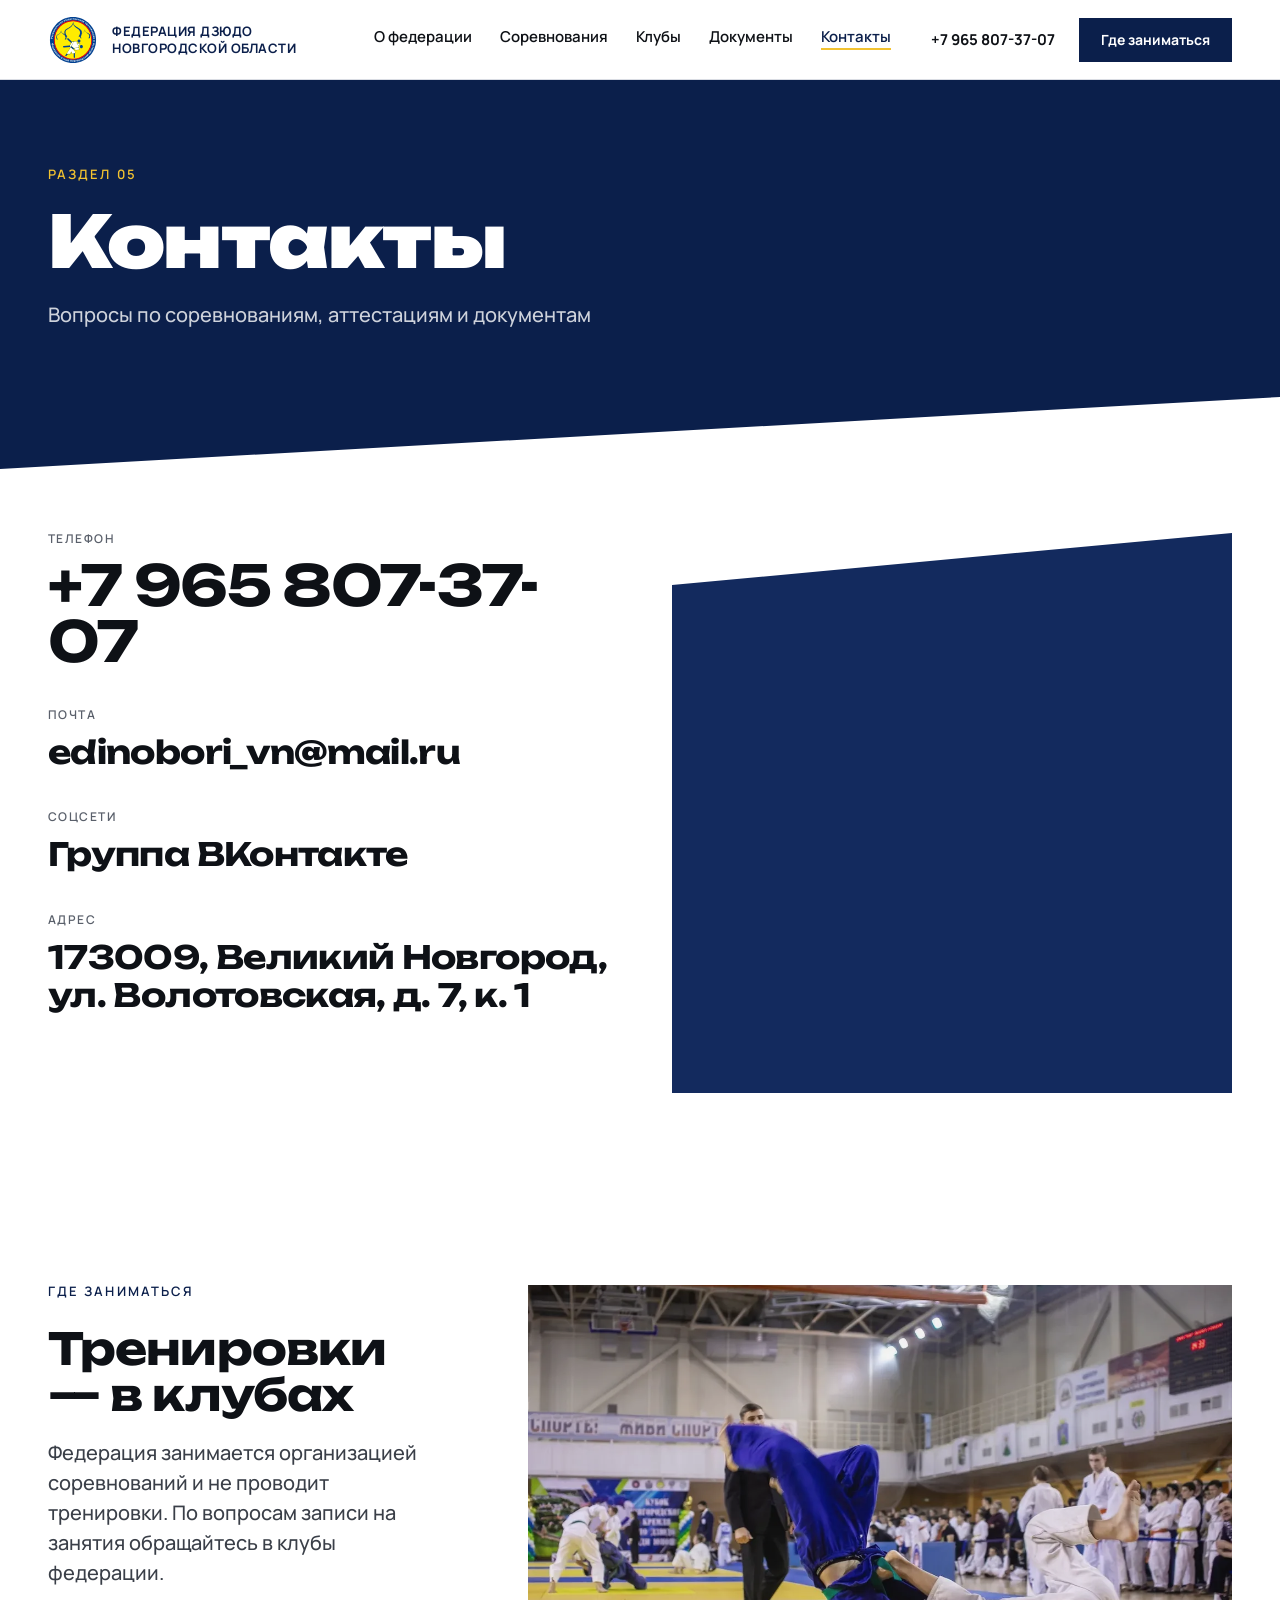
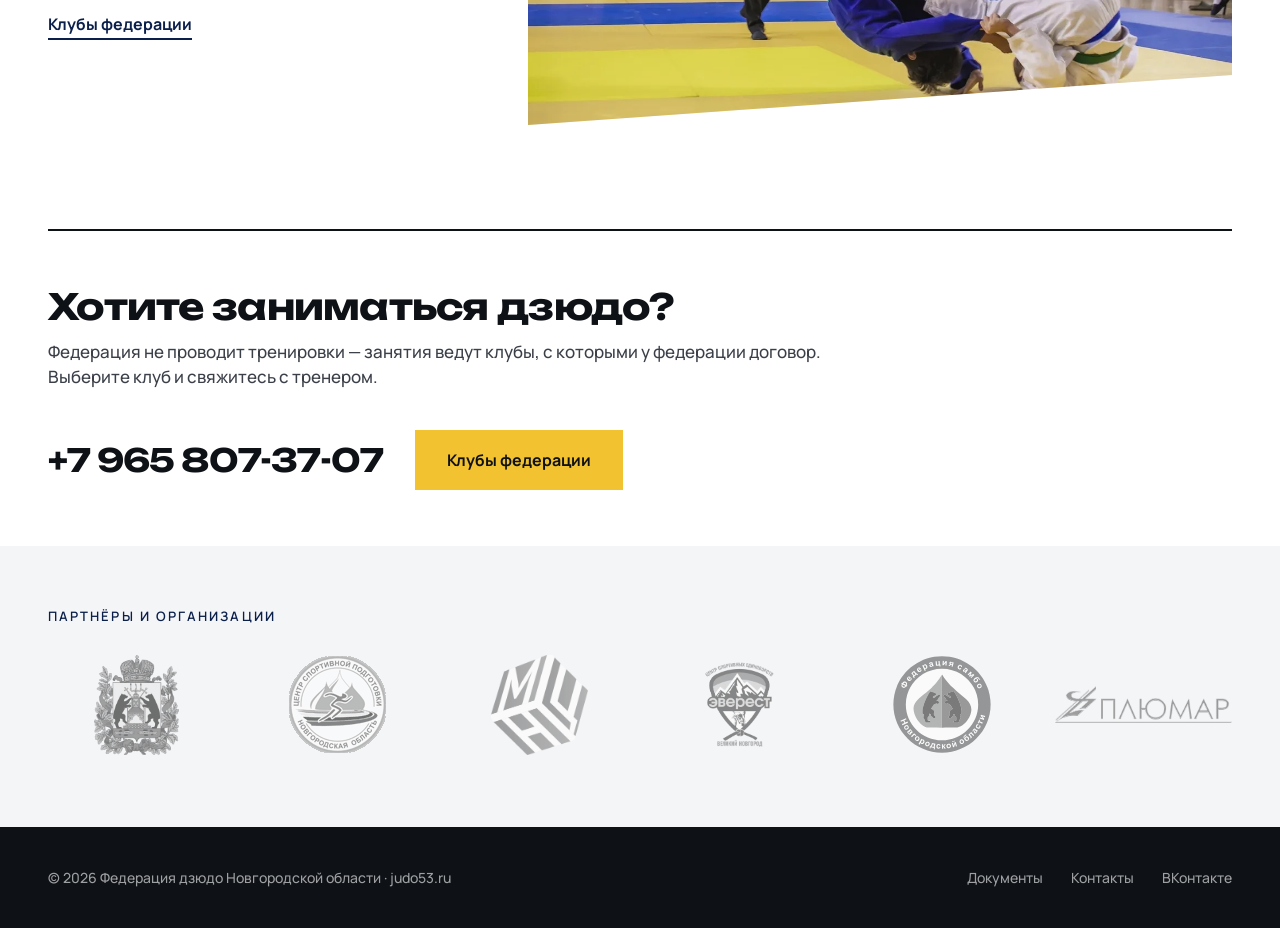
<file: contacts.html>
<!doctype html>
<html lang="ru">
<head>
<meta charset="utf-8">
<meta name="viewport" content="width=device-width, initial-scale=1">
<title>Контакты — Федерация дзюдо Новгородской области</title>
<meta name="description" content="Контакты федерации дзюдо Новгородской области: телефон, почта, группа ВКонтакте, юридический адрес в Великом Новгороде. Тренировки — в клубах федерации.">
<meta property="og:type" content="website">
<meta property="og:site_name" content="Федерация дзюдо Новгородской области">
<meta property="og:title" content="Контакты — Федерация дзюдо Новгородской области">
<meta property="og:description" content="Контакты федерации дзюдо Новгородской области: телефон, почта, группа ВКонтакте, юридический адрес в Великом Новгороде. Тренировки — в клубах федерации.">
<meta property="og:locale" content="ru_RU">
<link rel="icon" href="favicon.ico" sizes="any">
<link rel="icon" href="images/logo.svg" type="image/svg+xml">
<link rel="icon" href="favicon-32x32.png" sizes="32x32" type="image/png">
<link rel="apple-touch-icon" href="apple-touch-icon.png">
<link rel="preconnect" href="https://fonts.googleapis.com">
<link rel="preconnect" href="https://fonts.gstatic.com" crossorigin>
<link href="https://fonts.googleapis.com/css2?family=Unbounded:wght@500;700;900&family=Manrope:wght@400;500;600;700&display=swap" rel="stylesheet">
<link rel="stylesheet" href="assets/site.css">
</head>
<body>
<header class="top wrap">
  <a class="brand" href="index.html">
    <img src="images/logo.svg" alt="Герб федерации дзюдо Новгородской области">
    <span>Федерация дзюдо<br>Новгородской области</span>
  </a>
  <nav class="nav"><a href="about.html">О федерации</a><a href="events.html">Соревнования</a><a href="index.html#clubs">Клубы</a><a href="documents.html">Документы</a><a href="contacts.html" class="active">Контакты</a></nav>
  <div class="top-right">
    <a class="tel" href="tel:+79658073707">+7 965 807-37-07</a>
    <a class="btn btn-blue" href="index.html#clubs">Где заниматься</a>
    <a class="tel-sm" href="tel:+79658073707" aria-label="Позвонить">Тел</a>
    <button class="burger" aria-label="Меню" onclick="document.getElementById('mnav').classList.toggle('open')"><span></span><span></span><span></span></button>
  </div>
</header>
<nav class="mnav" id="mnav" onclick="this.classList.remove('open')"><a href="about.html">О федерации</a><a href="events.html">Соревнования</a><a href="index.html#clubs">Клубы</a><a href="documents.html">Документы</a><a href="contacts.html" class="active">Контакты</a></nav>
<section class="phero">
  <div class="eyebrow light">Раздел 05</div>
  <h1>Контакты</h1>
  <p>Вопросы по соревнованиям, аттестациям и документам</p>
</section>
<section class="c-grid">
  <div class="c-list">
    <div><div class="l">Телефон</div><a class="v big" href="tel:+79658073707">+7 965 807-37-07</a></div>
    <div><div class="l">Почта</div><a class="v" href="mailto:edinobori_vn@mail.ru">edinobori_vn@mail.ru</a></div>
    <div><div class="l">Соцсети</div><a class="v" href="https://vk.com/public176636064">Группа ВКонтакте</a></div>
    <div><div class="l">Адрес</div><div class="v">173009, Великий Новгород,<br>ул. Волотовская, д. 7, к. 1</div></div>
  </div>
  <div class="map"><iframe title="Карта клубов федерации дзюдо" src="https://yandex.ru/map-widget/v1/?um=constructor%3A316a81f8ca8cf1520e54f915a4373d51bf2680f0f3aa505dab7a367b4962cc6d&source=constructor" loading="lazy" allowfullscreen></iframe></div>
</section>
<section class="c-halls">
  <div><div class="eyebrow">Где заниматься</div><h2>Тренировки — в клубах</h2><div class="addr">Федерация занимается организацией соревнований и не проводит тренировки. По вопросам записи на занятия обращайтесь в клубы федерации.</div><a class="link" href="index.html#clubs" style="display:inline-block;margin-top:28px">Клубы федерации</a></div>
  <div class="photo"><img src="images/judo-velikiy-novgorod-1.webp" alt="Зал, татами"></div>
</section>
<section class="cta-strip">
  <div><h2>Хотите заниматься дзюдо?</h2><div class="sub">Федерация не проводит тренировки — занятия ведут клубы, с которыми у федерации договор.<br>Выберите клуб и свяжитесь с тренером.</div></div>
  <div class="right"><a class="tel" href="tel:+79658073707">+7 965 807-37-07</a><a class="btn btn-gold" href="index.html#clubs">Клубы федерации</a></div>
</section>
<section class="partners">
  <div class="eyebrow">Партнёры и организации</div>
  <div class="grid"><div class="p"><img src="images/partners-minsporta.png" alt="Министерство спорта Новгородской области" title="Министерство спорта Новгородской области" loading="lazy"></div><div class="p"><img src="images/partners-csp.png" alt="Центр спортивной подготовки" title="Центр спортивной подготовки" loading="lazy"></div><div class="p"><img src="images/partners-nmc.png" alt="Новгородский молодёжный центр" title="Новгородский молодёжный центр" loading="lazy"></div><div class="p"><img src="images/partners-everest.png" alt="Спортивный клуб «Эверест»" title="Спортивный клуб «Эверест»" loading="lazy"></div><div class="p"><img src="images/partners-sambo.svg" alt="Федерация самбо Новгородской области" title="Федерация самбо Новгородской области" loading="lazy"></div><div class="p"><img src="images/partners-plumar.png" alt="«Плюмар»" title="«Плюмар»" loading="lazy"></div></div>
</section>
<footer>
  <div>© 2026 Федерация дзюдо Новгородской области · judo53.ru</div>
  <div class="fl"><a href="documents.html">Документы</a><a href="contacts.html">Контакты</a><a href="https://vk.com/public176636064">ВКонтакте</a></div>
</footer>
</body>
</html>
</file>
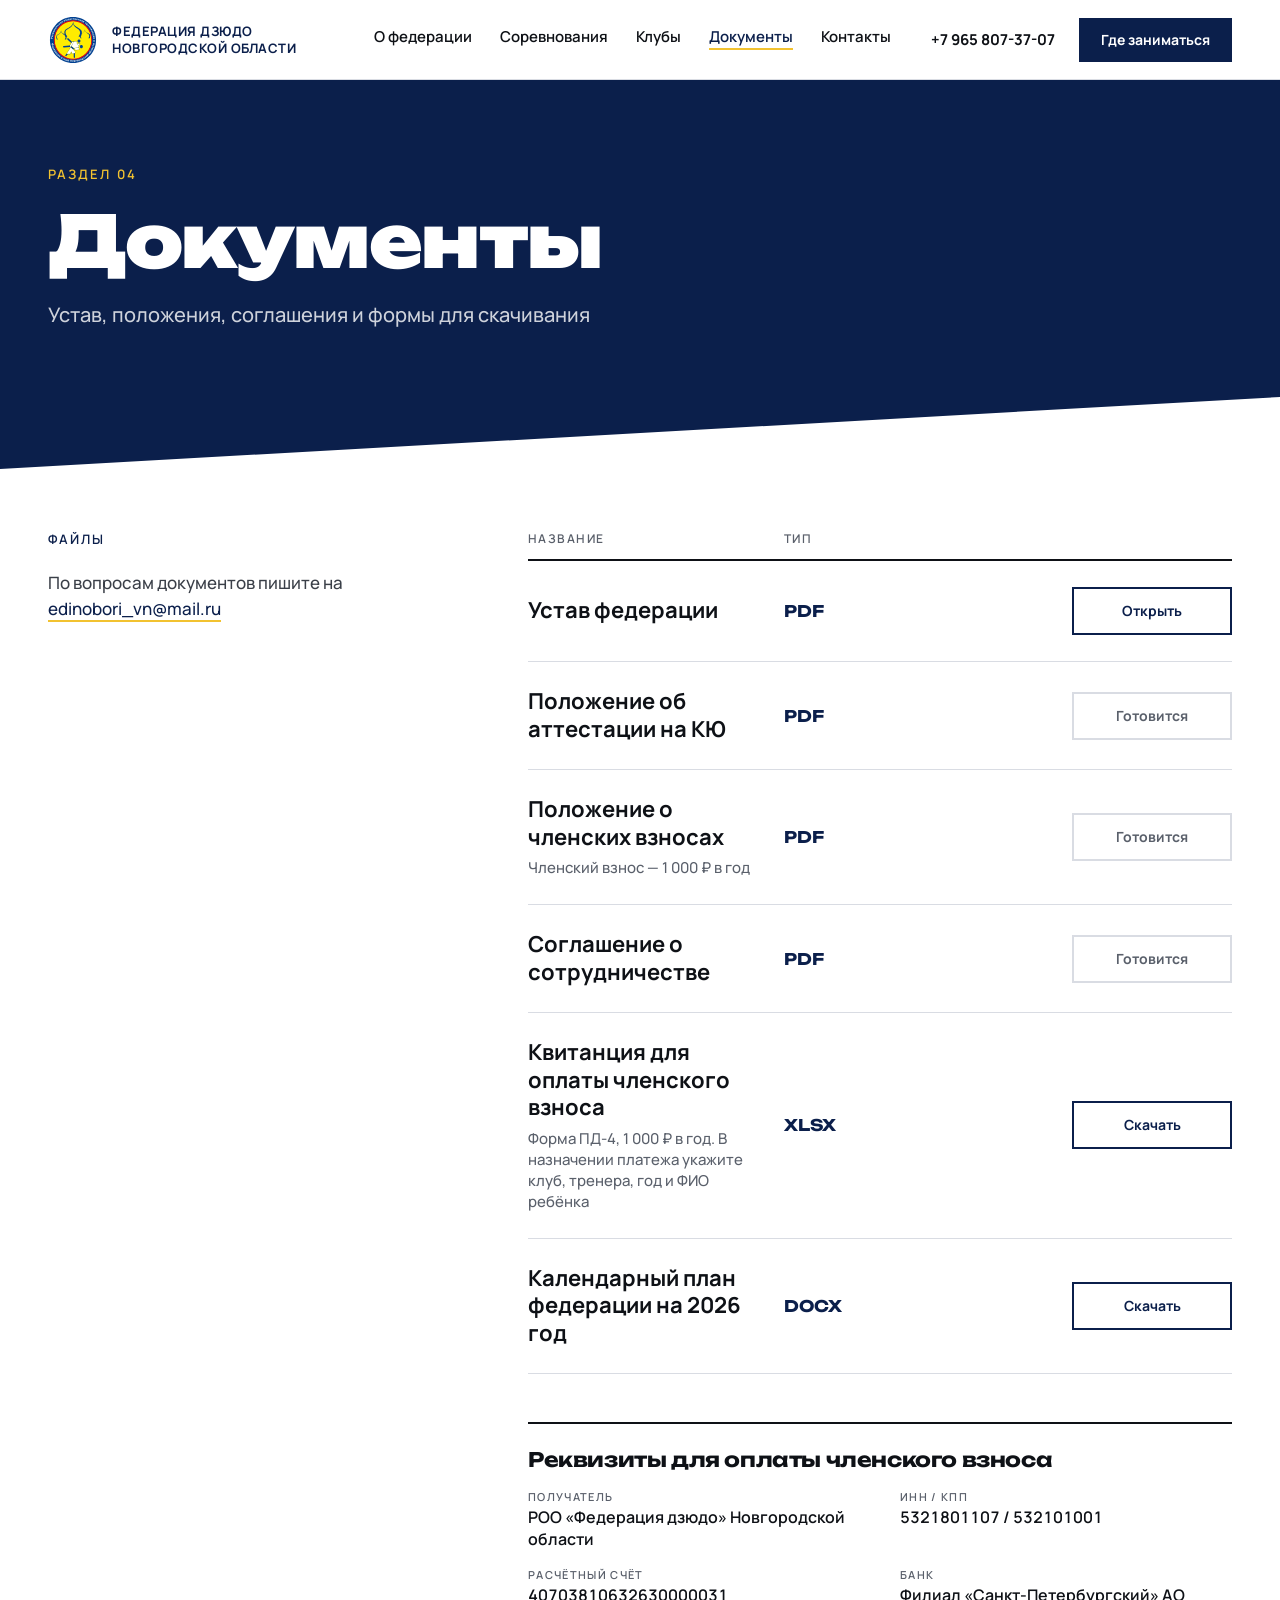
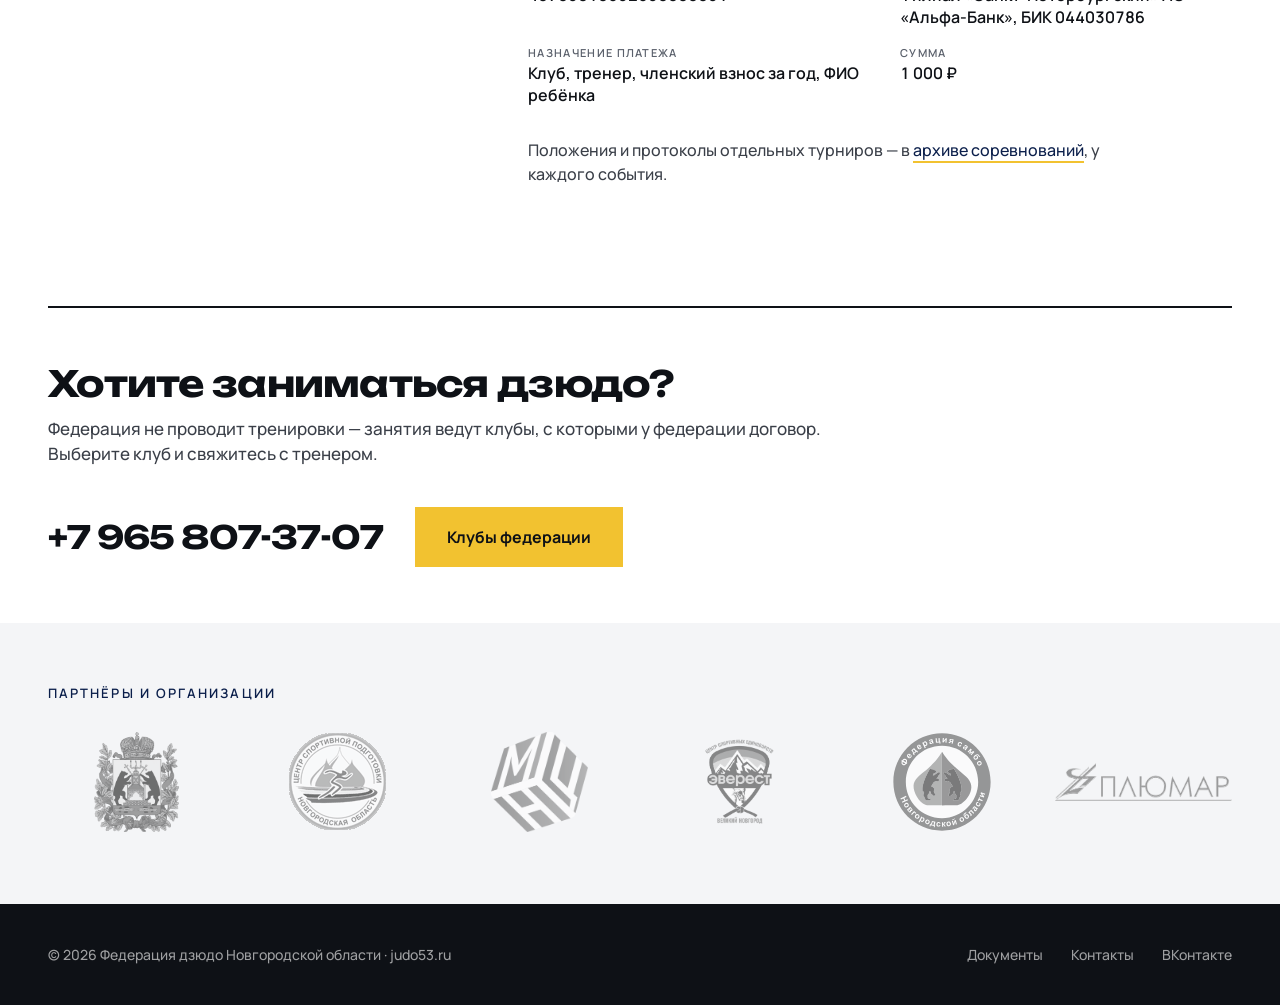
<file: documents.html>
<!doctype html>
<html lang="ru">
<head>
<meta charset="utf-8">
<meta name="viewport" content="width=device-width, initial-scale=1">
<title>Документы — Федерация дзюдо Новгородской области</title>
<meta name="description" content="Документы федерации дзюдо Новгородской области: квитанции, положения, формы для скачивания.">
<meta property="og:type" content="website">
<meta property="og:site_name" content="Федерация дзюдо Новгородской области">
<meta property="og:title" content="Документы — Федерация дзюдо Новгородской области">
<meta property="og:description" content="Документы федерации дзюдо Новгородской области: квитанции, положения, формы для скачивания.">
<meta property="og:locale" content="ru_RU">
<link rel="icon" href="favicon.ico" sizes="any">
<link rel="icon" href="images/logo.svg" type="image/svg+xml">
<link rel="icon" href="favicon-32x32.png" sizes="32x32" type="image/png">
<link rel="apple-touch-icon" href="apple-touch-icon.png">
<link rel="preconnect" href="https://fonts.googleapis.com">
<link rel="preconnect" href="https://fonts.gstatic.com" crossorigin>
<link href="https://fonts.googleapis.com/css2?family=Unbounded:wght@500;700;900&family=Manrope:wght@400;500;600;700&display=swap" rel="stylesheet">
<link rel="stylesheet" href="assets/site.css">
</head>
<body>
<header class="top wrap">
  <a class="brand" href="index.html">
    <img src="images/logo.svg" alt="Герб федерации дзюдо Новгородской области">
    <span>Федерация дзюдо<br>Новгородской области</span>
  </a>
  <nav class="nav"><a href="about.html">О федерации</a><a href="events.html">Соревнования</a><a href="index.html#clubs">Клубы</a><a href="documents.html" class="active">Документы</a><a href="contacts.html">Контакты</a></nav>
  <div class="top-right">
    <a class="tel" href="tel:+79658073707">+7 965 807-37-07</a>
    <a class="btn btn-blue" href="index.html#clubs">Где заниматься</a>
    <a class="tel-sm" href="tel:+79658073707" aria-label="Позвонить">Тел</a>
    <button class="burger" aria-label="Меню" onclick="document.getElementById('mnav').classList.toggle('open')"><span></span><span></span><span></span></button>
  </div>
</header>
<nav class="mnav" id="mnav" onclick="this.classList.remove('open')"><a href="about.html">О федерации</a><a href="events.html">Соревнования</a><a href="index.html#clubs">Клубы</a><a href="documents.html" class="active">Документы</a><a href="contacts.html">Контакты</a></nav>
<section class="phero">
  <div class="eyebrow light">Раздел 04</div>
  <h1>Документы</h1>
  <p>Устав, положения, соглашения и формы для скачивания</p>
</section>
<section class="sec two" style="align-items:start">
  <div><div class="eyebrow">Файлы</div><p class="lead">По вопросам документов пишите на <a href="mailto:edinobori_vn@mail.ru" style="color:var(--blue);border-bottom:2px solid var(--gold)">edinobori_vn@mail.ru</a></p></div>
  <div>
    <div class="doc-head"><div>Название</div><div>Тип</div><div></div><div></div></div>
    <div class="doc-row"><div class="t">Устав федерации</div><div class="type">PDF</div><div class="size"></div><a class="btn-out" href="doc/ustav-2026.pdf" target="_blank" rel="noopener">Открыть</a></div>
    <div class="doc-row"><div class="t">Положение об аттестации на КЮ</div><div class="type">PDF</div><div class="size"></div><span class="btn-out soon">Готовится</span></div>
    <div class="doc-row"><div class="t">Положение о членских взносах<div class="sub">Членский взнос — 1 000 ₽ в год</div></div><div class="type">PDF</div><div class="size"></div><span class="btn-out soon">Готовится</span></div>
    <div class="doc-row"><div class="t">Соглашение о сотрудничестве</div><div class="type">PDF</div><div class="size"></div><span class="btn-out soon">Готовится</span></div>
    <div class="doc-row"><div class="t">Квитанция для оплаты членского взноса<div class="sub">Форма ПД-4, 1 000 ₽ в год. В назначении платежа укажите клуб, тренера, год и ФИО ребёнка</div></div><div class="type">XLSX</div><div class="size"></div><a class="btn-out" href="doc/kvitancia-vznos.xlsx">Скачать</a></div>
    <div class="doc-row"><div class="t">Календарный план федерации на 2026 год</div><div class="type">DOCX</div><div class="size"></div><a class="btn-out" href="doc/kalendarnyi-plan-2026.docx">Скачать</a></div>
    <div class="req">
      <h3>Реквизиты для оплаты членского взноса</h3>
      <div class="req-grid">
        <div><span>Получатель</span><b>РОО «Федерация дзюдо» Новгородской области</b></div>
        <div><span>ИНН / КПП</span><b>5321801107 / 532101001</b></div>
        <div><span>Расчётный счёт</span><b>40703810632630000031</b></div>
        <div><span>Банк</span><b>Филиал «Санкт-Петербургский» АО «Альфа-Банк», БИК 044030786</b></div>
        <div><span>Назначение платежа</span><b>Клуб, тренер, членский взнос за год, ФИО ребёнка</b></div>
        <div><span>Сумма</span><b>1 000 ₽</b></div>
      </div>
    </div>
    <p class="doc-note">Положения и протоколы отдельных турниров — в <a href="events.html" style="color:var(--blue);border-bottom:2px solid var(--gold)">архиве соревнований</a>, у каждого события.</p>
  </div>
</section>
<section class="cta-strip">
  <div><h2>Хотите заниматься дзюдо?</h2><div class="sub">Федерация не проводит тренировки — занятия ведут клубы, с которыми у федерации договор.<br>Выберите клуб и свяжитесь с тренером.</div></div>
  <div class="right"><a class="tel" href="tel:+79658073707">+7 965 807-37-07</a><a class="btn btn-gold" href="index.html#clubs">Клубы федерации</a></div>
</section>
<section class="partners">
  <div class="eyebrow">Партнёры и организации</div>
  <div class="grid"><div class="p"><img src="images/partners-minsporta.png" alt="Министерство спорта Новгородской области" title="Министерство спорта Новгородской области" loading="lazy"></div><div class="p"><img src="images/partners-csp.png" alt="Центр спортивной подготовки" title="Центр спортивной подготовки" loading="lazy"></div><div class="p"><img src="images/partners-nmc.png" alt="Новгородский молодёжный центр" title="Новгородский молодёжный центр" loading="lazy"></div><div class="p"><img src="images/partners-everest.png" alt="Спортивный клуб «Эверест»" title="Спортивный клуб «Эверест»" loading="lazy"></div><div class="p"><img src="images/partners-sambo.svg" alt="Федерация самбо Новгородской области" title="Федерация самбо Новгородской области" loading="lazy"></div><div class="p"><img src="images/partners-plumar.png" alt="«Плюмар»" title="«Плюмар»" loading="lazy"></div></div>
</section>
<footer>
  <div>© 2026 Федерация дзюдо Новгородской области · judo53.ru</div>
  <div class="fl"><a href="documents.html">Документы</a><a href="contacts.html">Контакты</a><a href="https://vk.com/public176636064">ВКонтакте</a></div>
</footer>
</body>
</html>
</file>
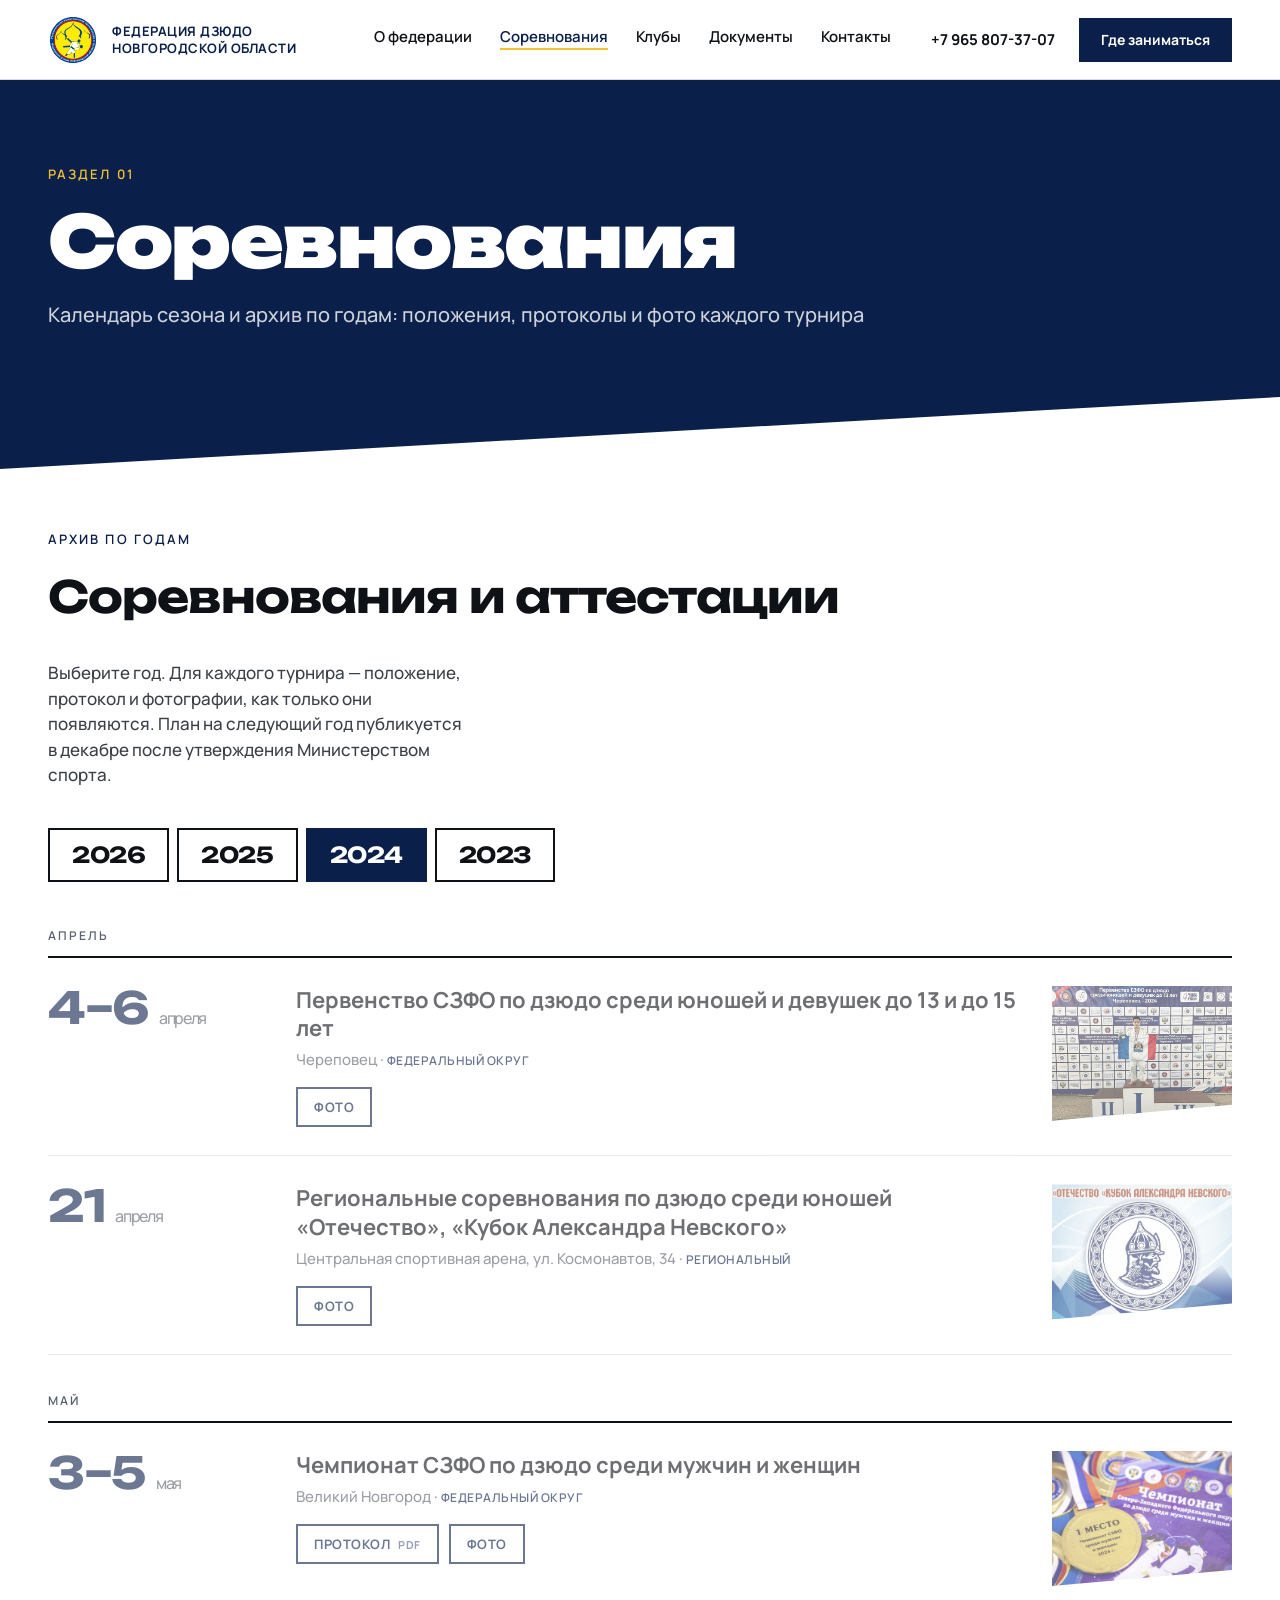
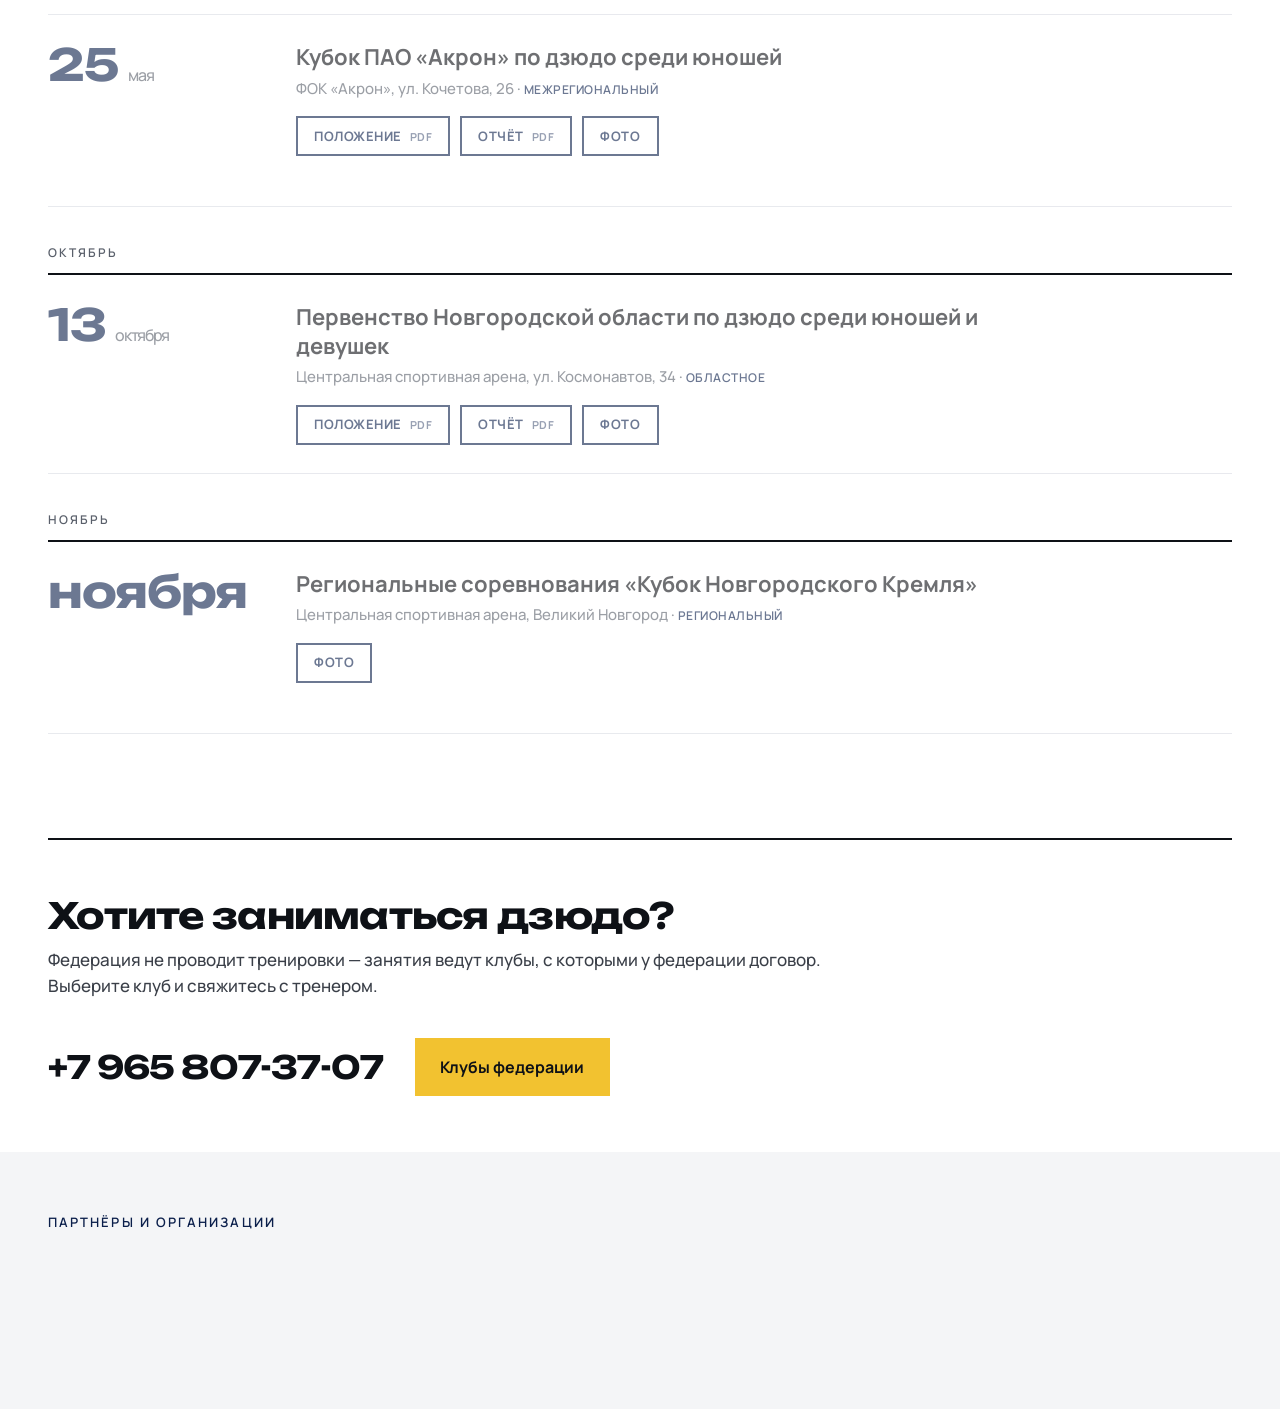
<file: events-events-pervenstvo-szfo-cherepovets.html>
<!doctype html>
<html lang="ru"><head><meta charset="utf-8"><meta http-equiv="refresh" content="0; url=events.html#2024"><meta name="robots" content="noindex"><link rel="canonical" href="https://judo53.ru/events.html"><title>Первенство СЗФО, Череповец 2024 — Федерация дзюдо Новгородской области</title></head>
<body><p>Материалы теперь в <a href="events.html#2024">архиве соревнований</a>.</p></body></html>
</file>
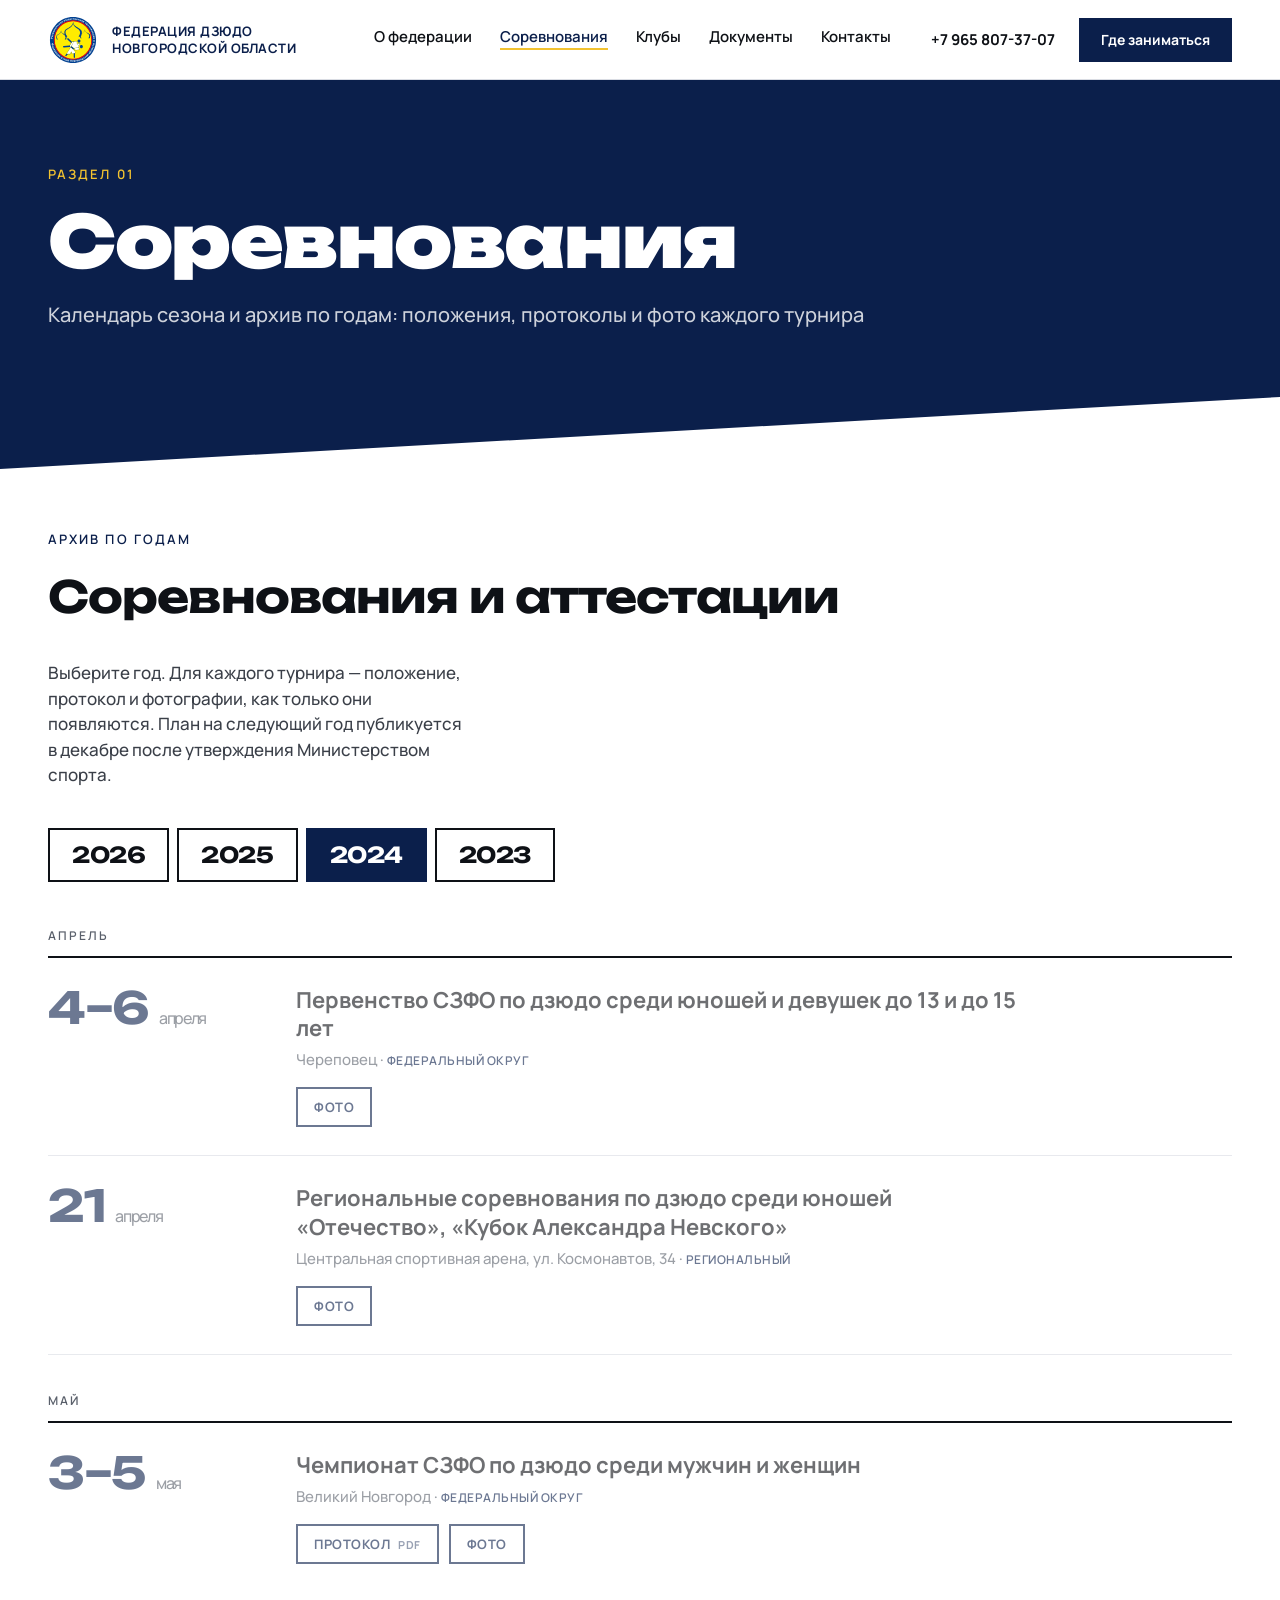
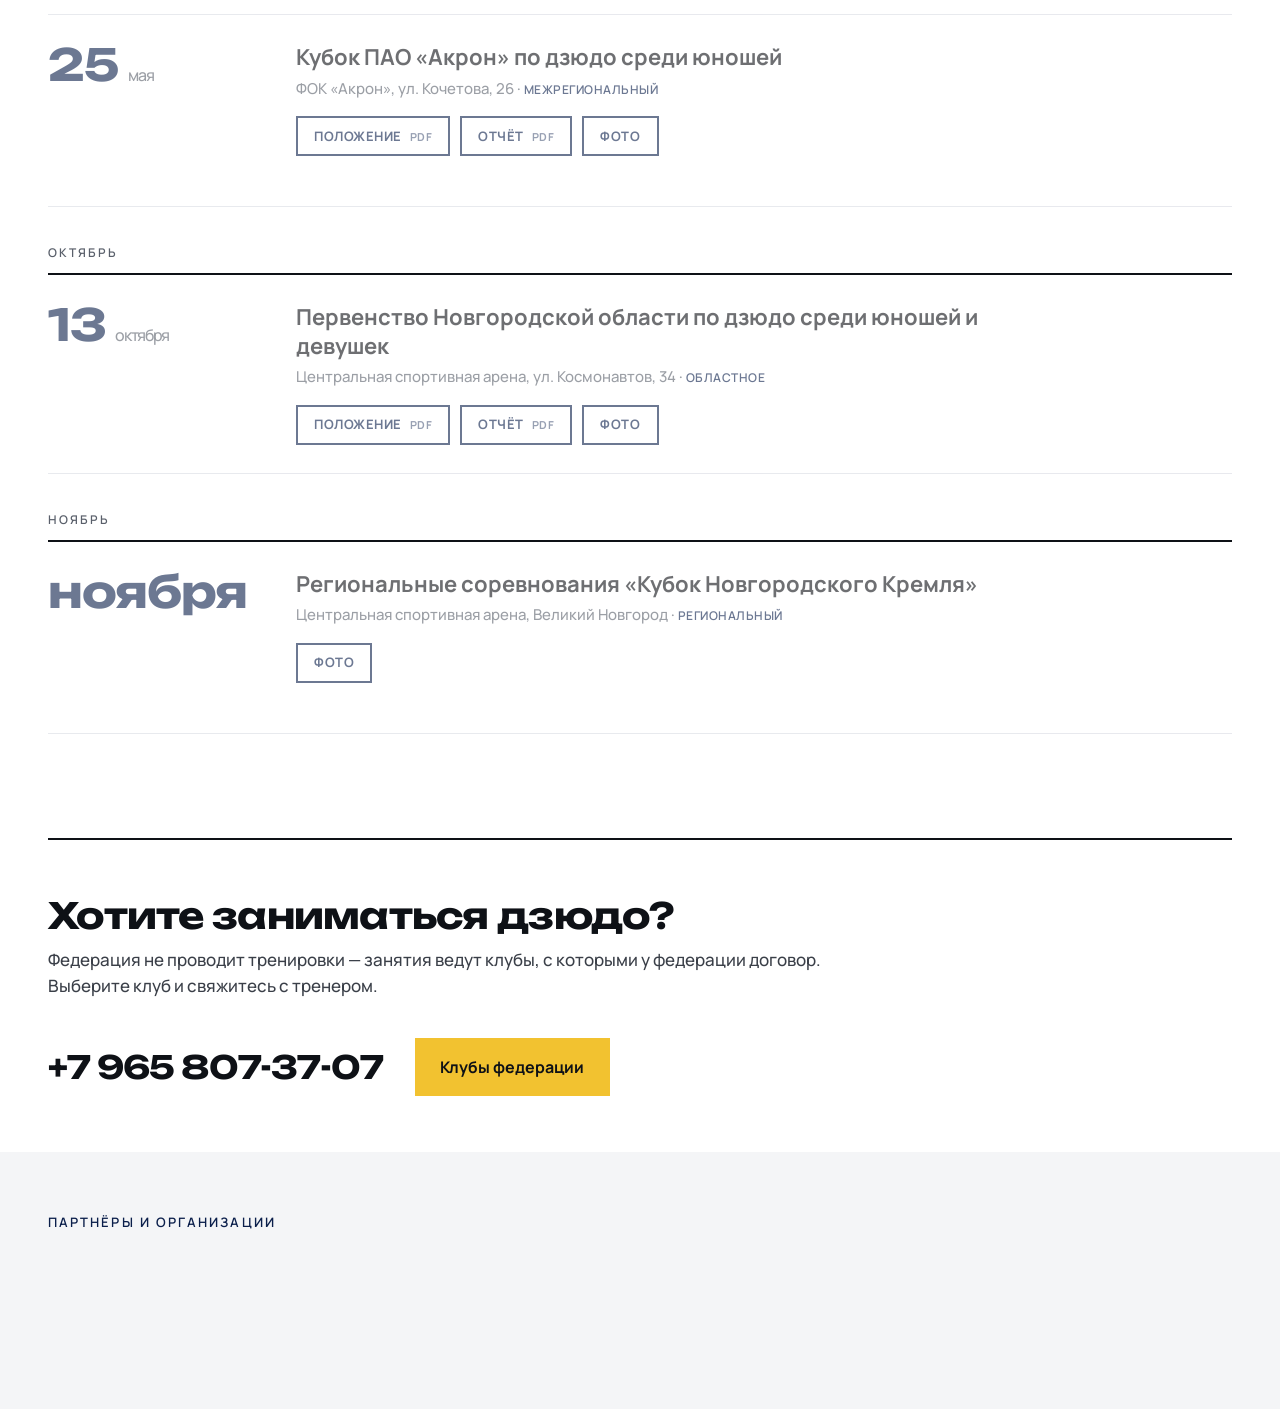
<file: events-kubok-akron.html>
<!doctype html>
<html lang="ru"><head><meta charset="utf-8"><meta http-equiv="refresh" content="0; url=events.html#2024"><meta name="robots" content="noindex"><link rel="canonical" href="https://judo53.ru/events.html"><title>Кубок ПАО «Акрон» 2024 — Федерация дзюдо Новгородской области</title></head>
<body><p>Материалы теперь в <a href="events.html#2024">архиве соревнований</a>.</p></body></html>
</file>
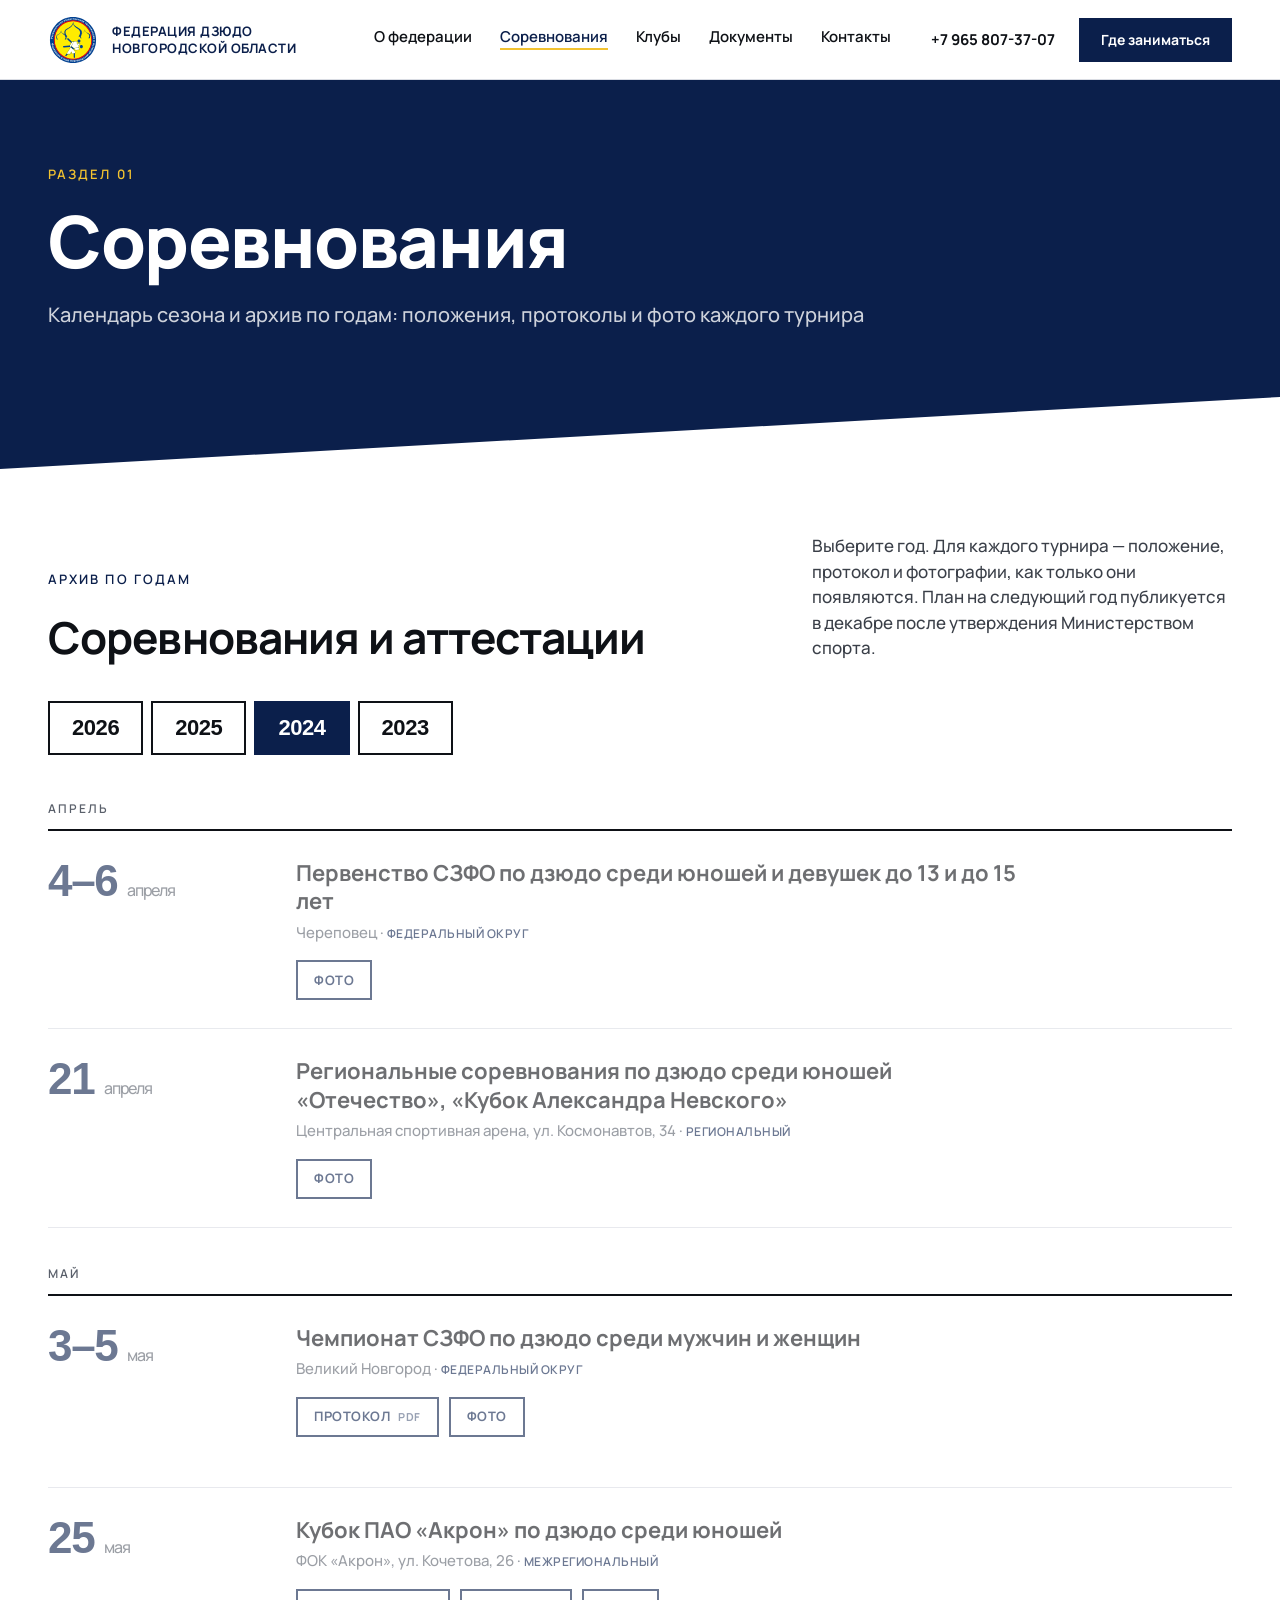
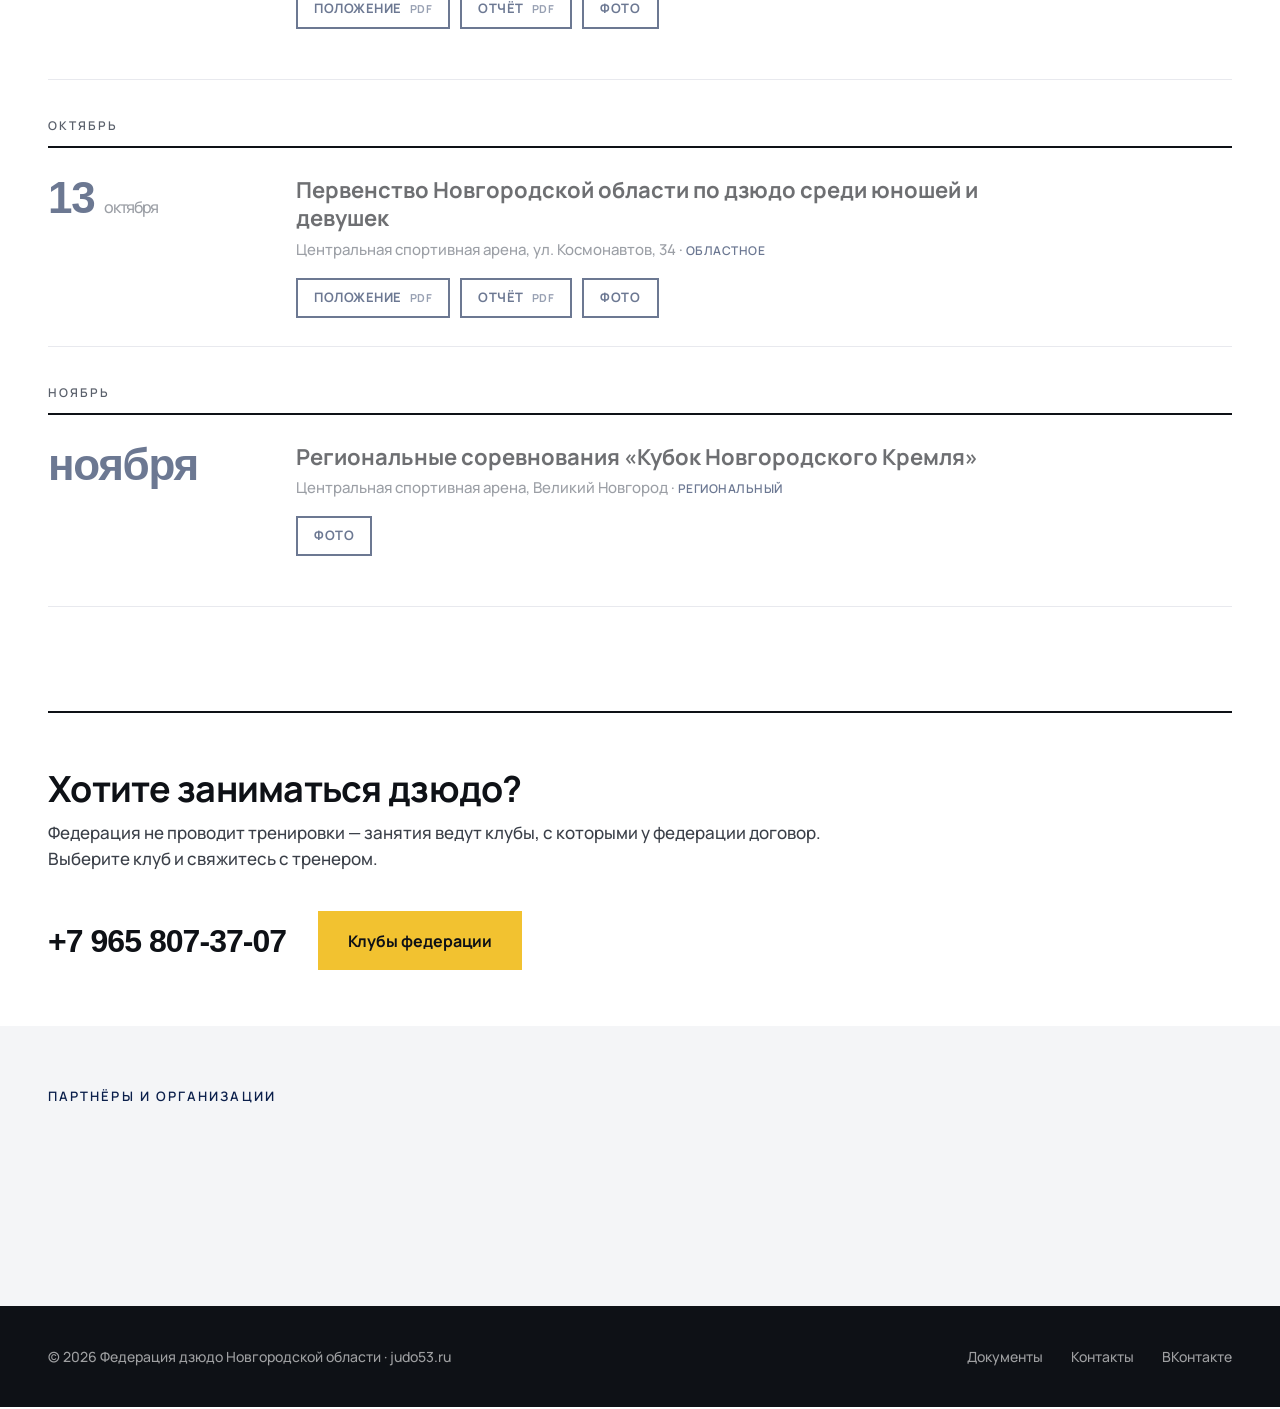
<file: events-kubok-novgorodskogo-kremlia-2024.html>
<!doctype html>
<html lang="ru"><head><meta charset="utf-8"><meta http-equiv="refresh" content="0; url=events.html#2024"><meta name="robots" content="noindex"><link rel="canonical" href="https://judo53.ru/events.html"><title>Кубок Новгородского Кремля 2024 — Федерация дзюдо Новгородской области</title></head>
<body><p>Материалы теперь в <a href="events.html#2024">архиве соревнований</a>.</p></body></html>
</file>
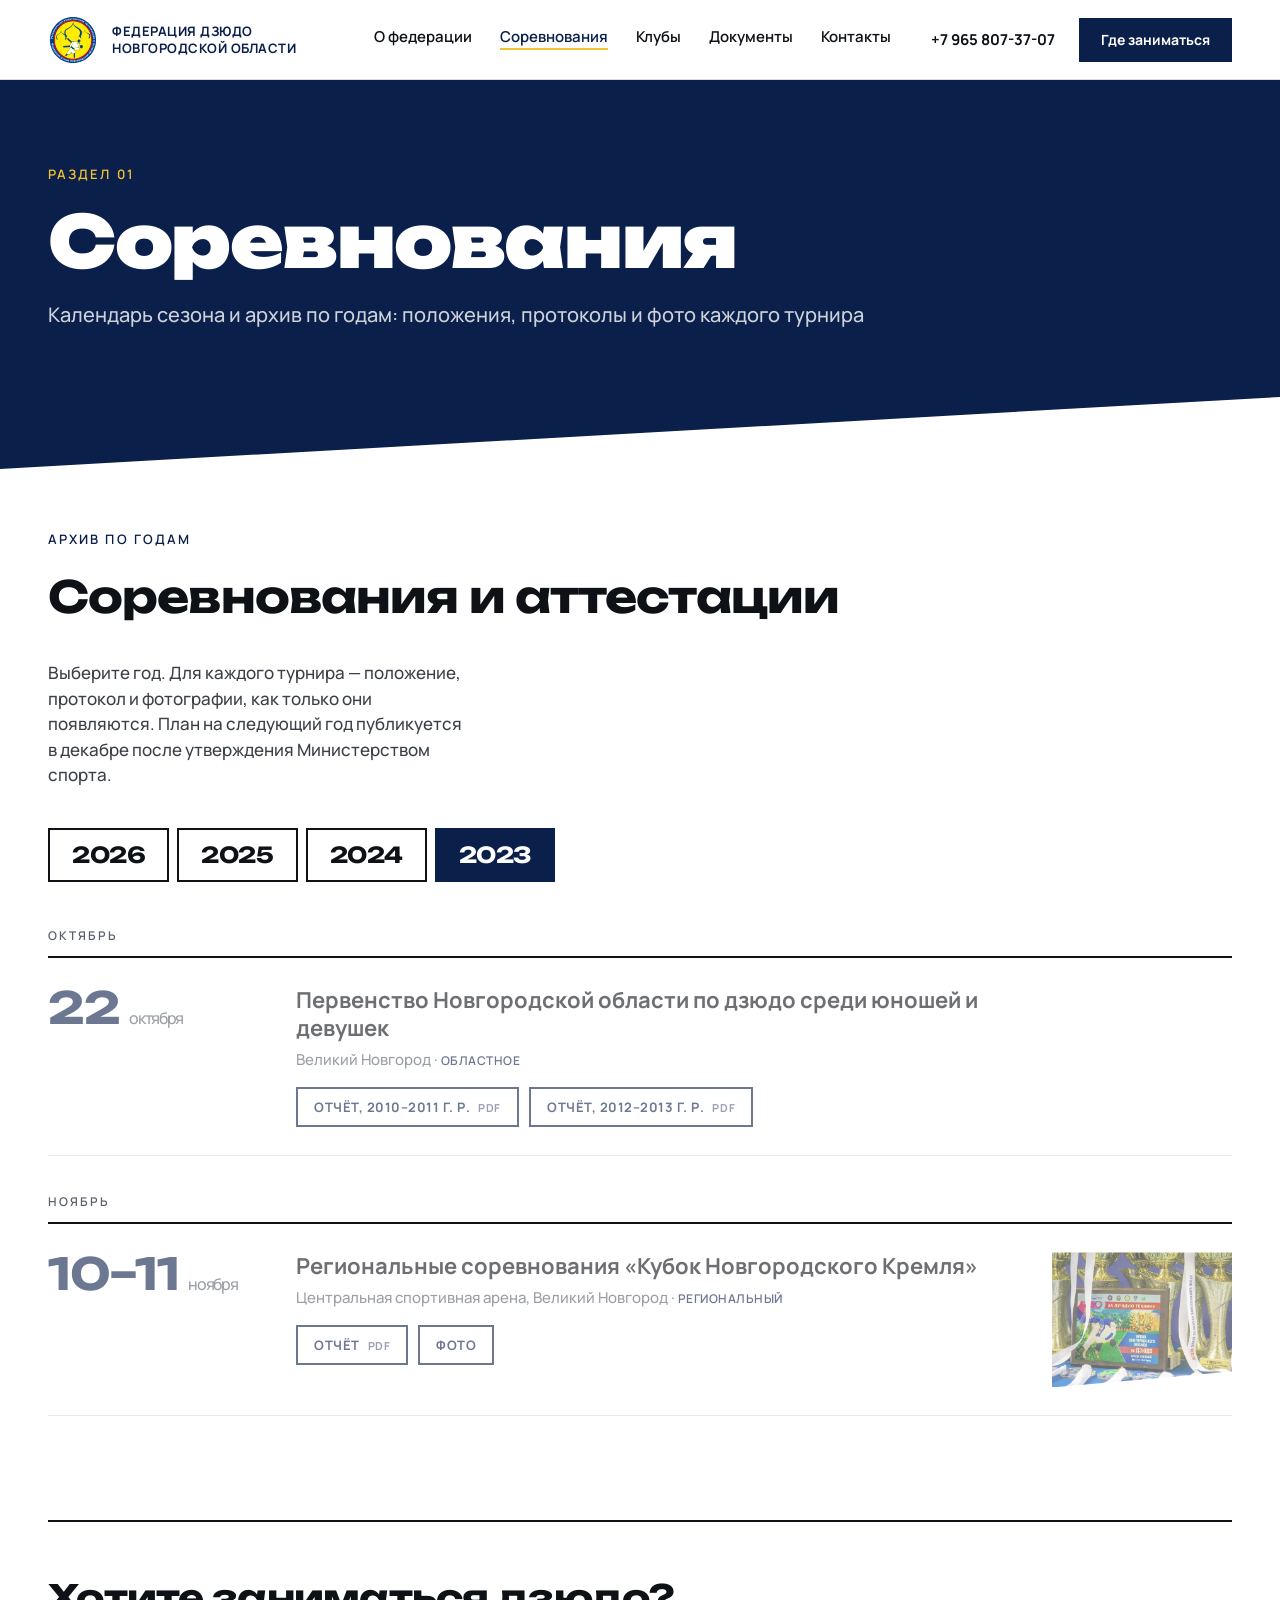
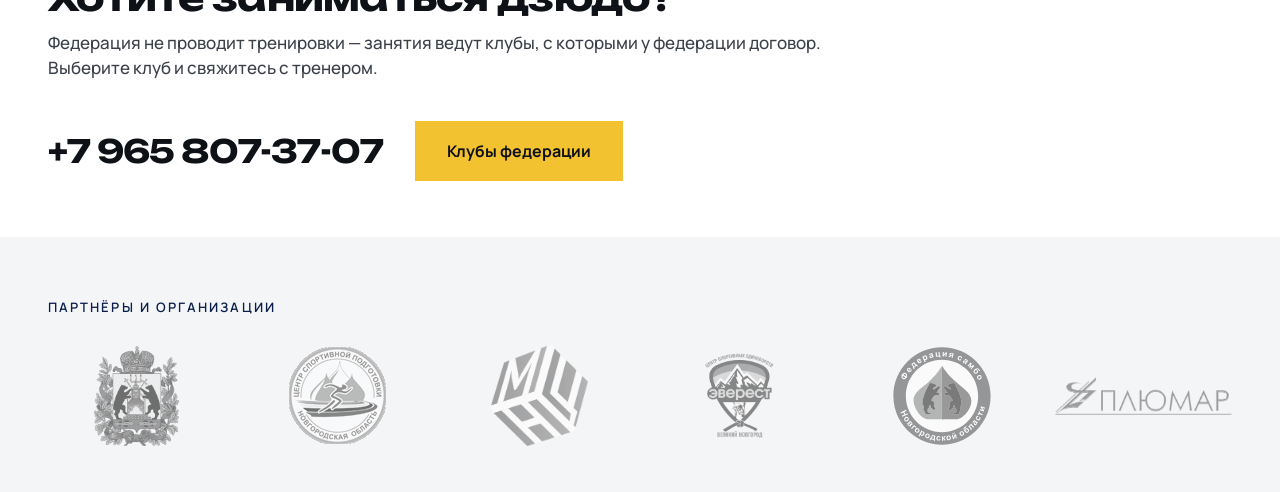
<file: events-kubok-novgorodskogo-kremlia.html>
<!doctype html>
<html lang="ru"><head><meta charset="utf-8"><meta http-equiv="refresh" content="0; url=events.html#2023"><meta name="robots" content="noindex"><link rel="canonical" href="https://judo53.ru/events.html"><title>Кубок Новгородского Кремля 2023 — Федерация дзюдо Новгородской области</title></head>
<body><p>Материалы теперь в <a href="events.html#2023">архиве соревнований</a>.</p></body></html>
</file>
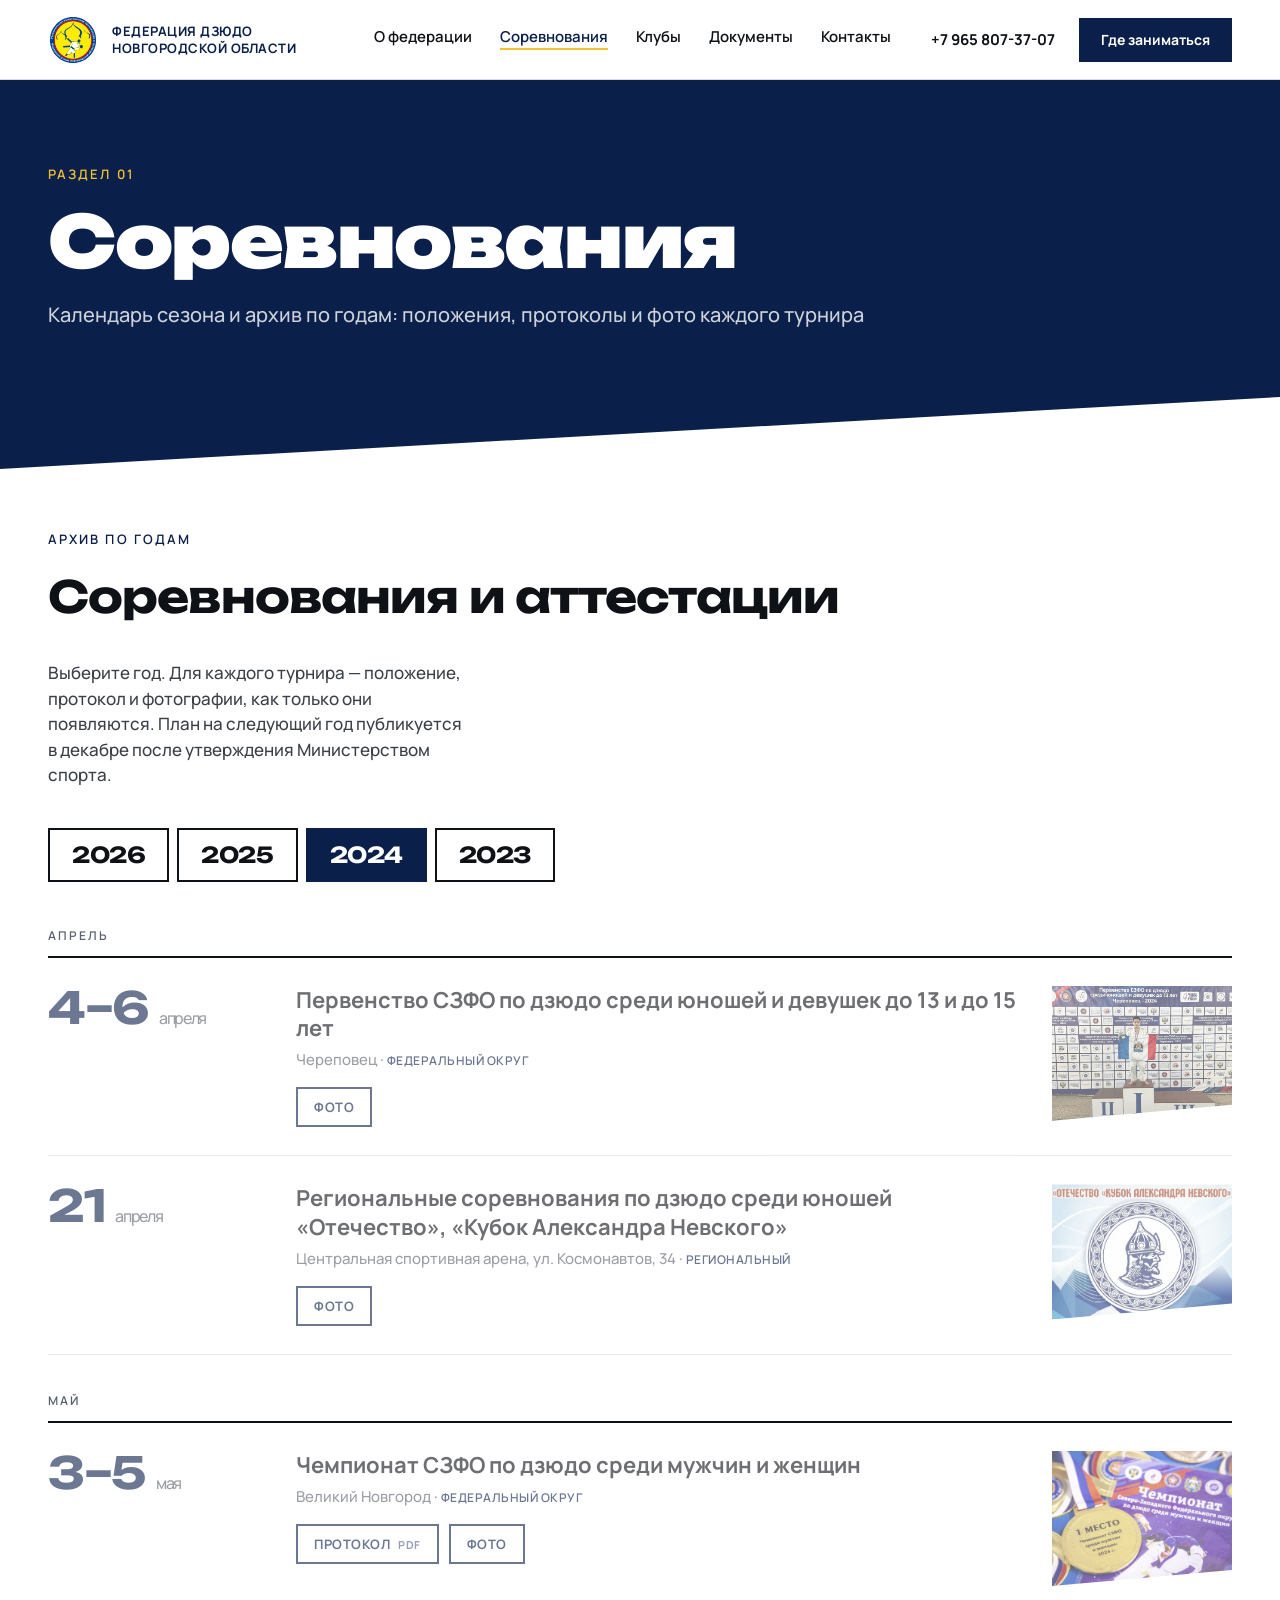
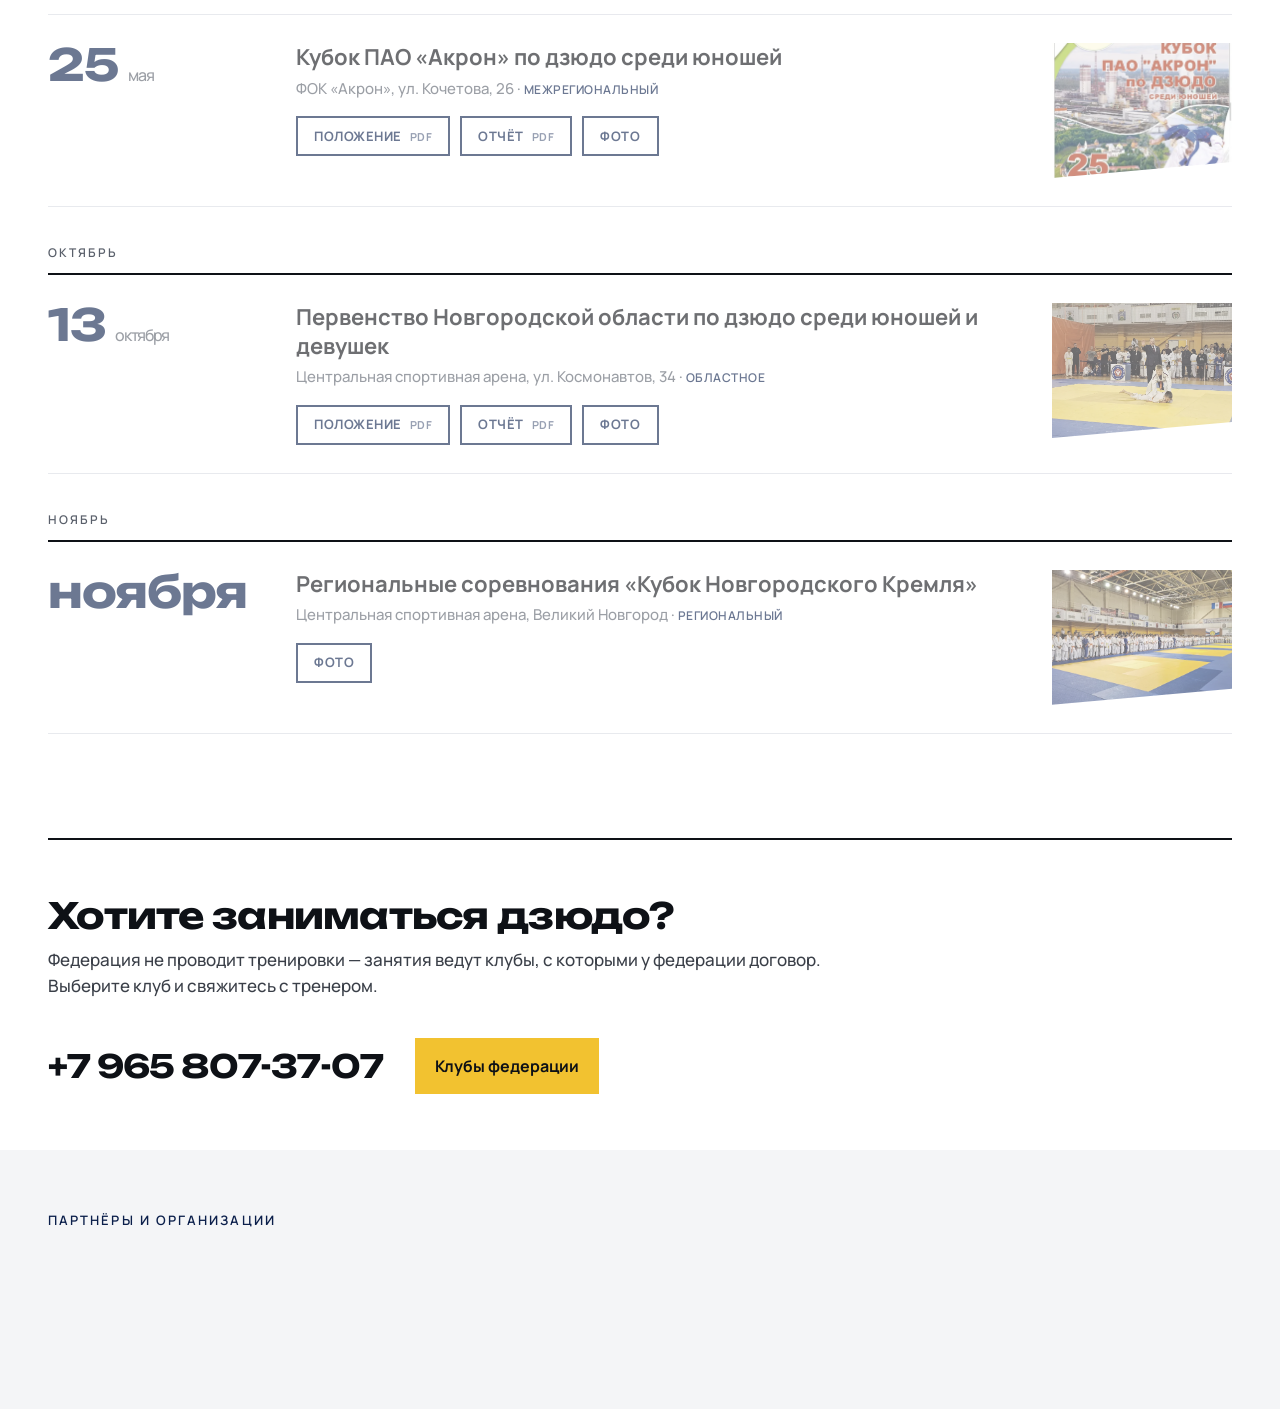
<file: events-otechestvo-kubok-aleksandra-nevskogo.html>
<!doctype html>
<html lang="ru"><head><meta charset="utf-8"><meta http-equiv="refresh" content="0; url=events.html#2024"><meta name="robots" content="noindex"><link rel="canonical" href="https://judo53.ru/events.html"><title>«Отечество», «Кубок Александра Невского» 2024 — Федерация дзюдо Новгородской области</title></head>
<body><p>Материалы теперь в <a href="events.html#2024">архиве соревнований</a>.</p></body></html>
</file>
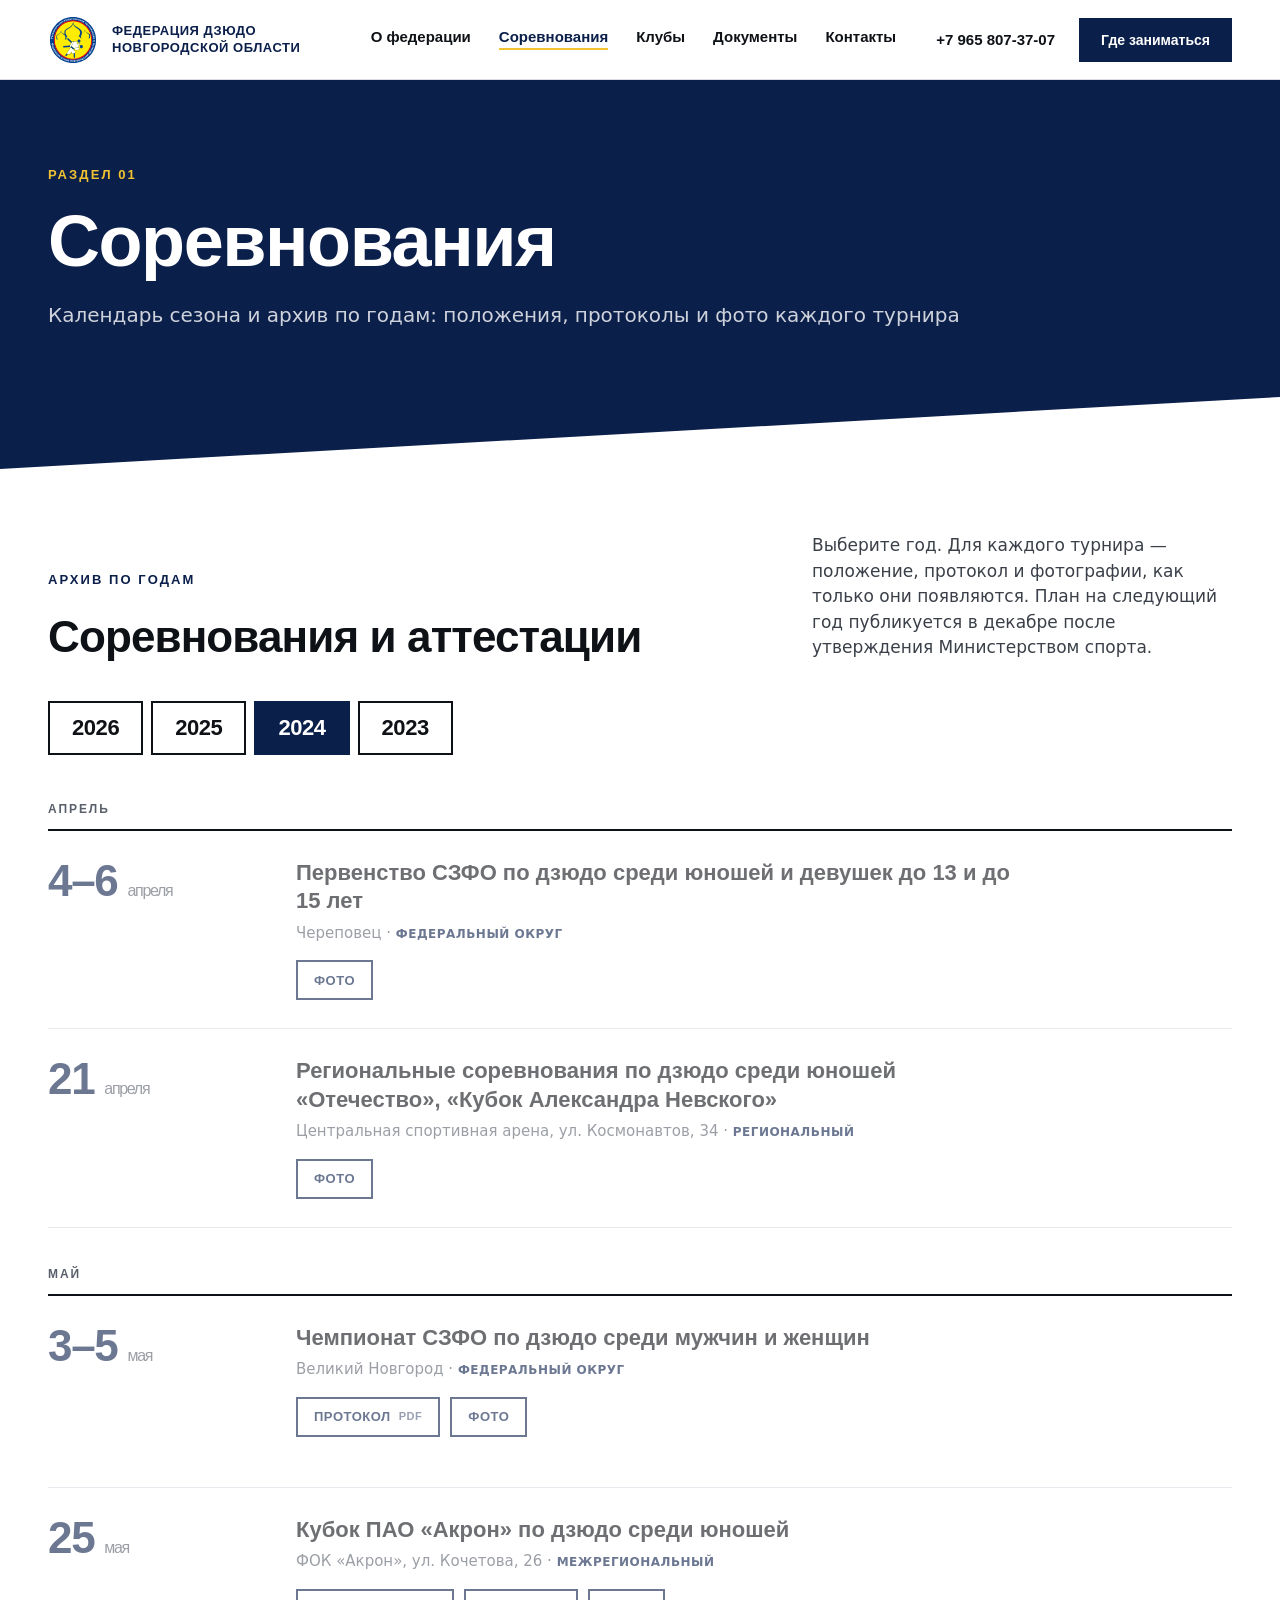
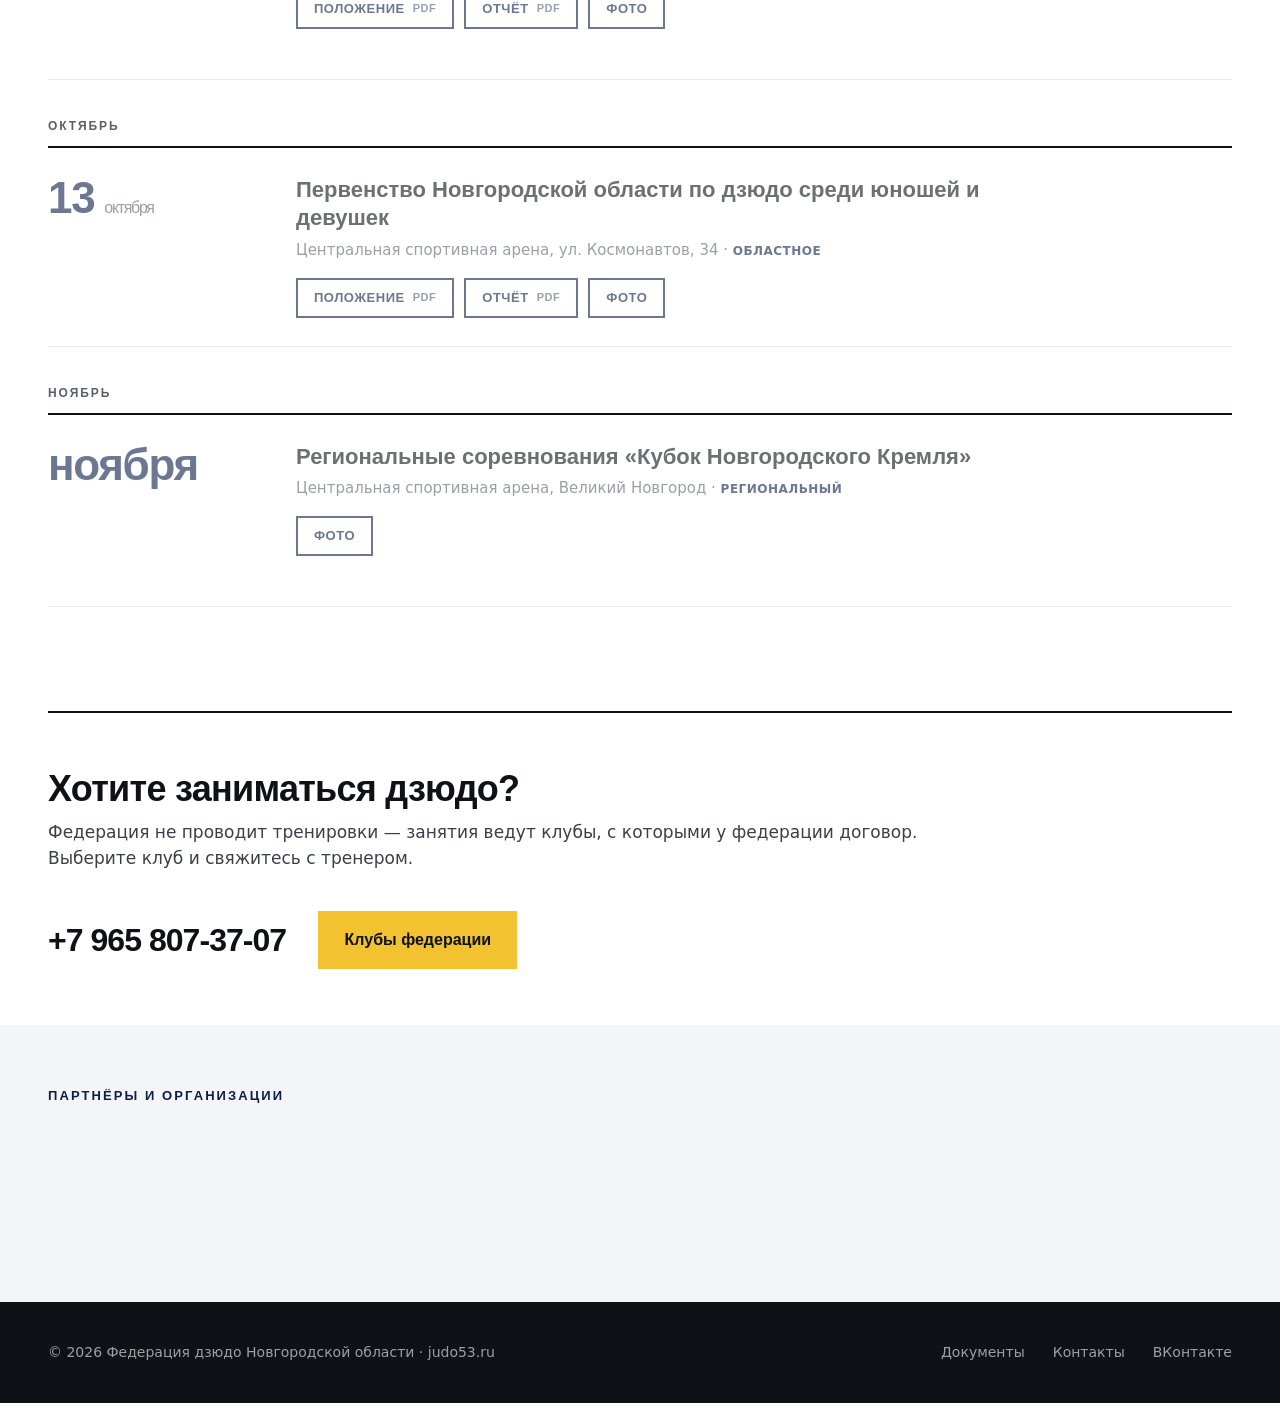
<file: events-pervenstvo-novgorodskoi-oblasti-2024.html>
<!doctype html>
<html lang="ru"><head><meta charset="utf-8"><meta http-equiv="refresh" content="0; url=events.html#2024"><meta name="robots" content="noindex"><link rel="canonical" href="https://judo53.ru/events.html"><title>Первенство Новгородской области 2024 — Федерация дзюдо Новгородской области</title></head>
<body><p>Материалы теперь в <a href="events.html#2024">архиве соревнований</a>.</p></body></html>
</file>
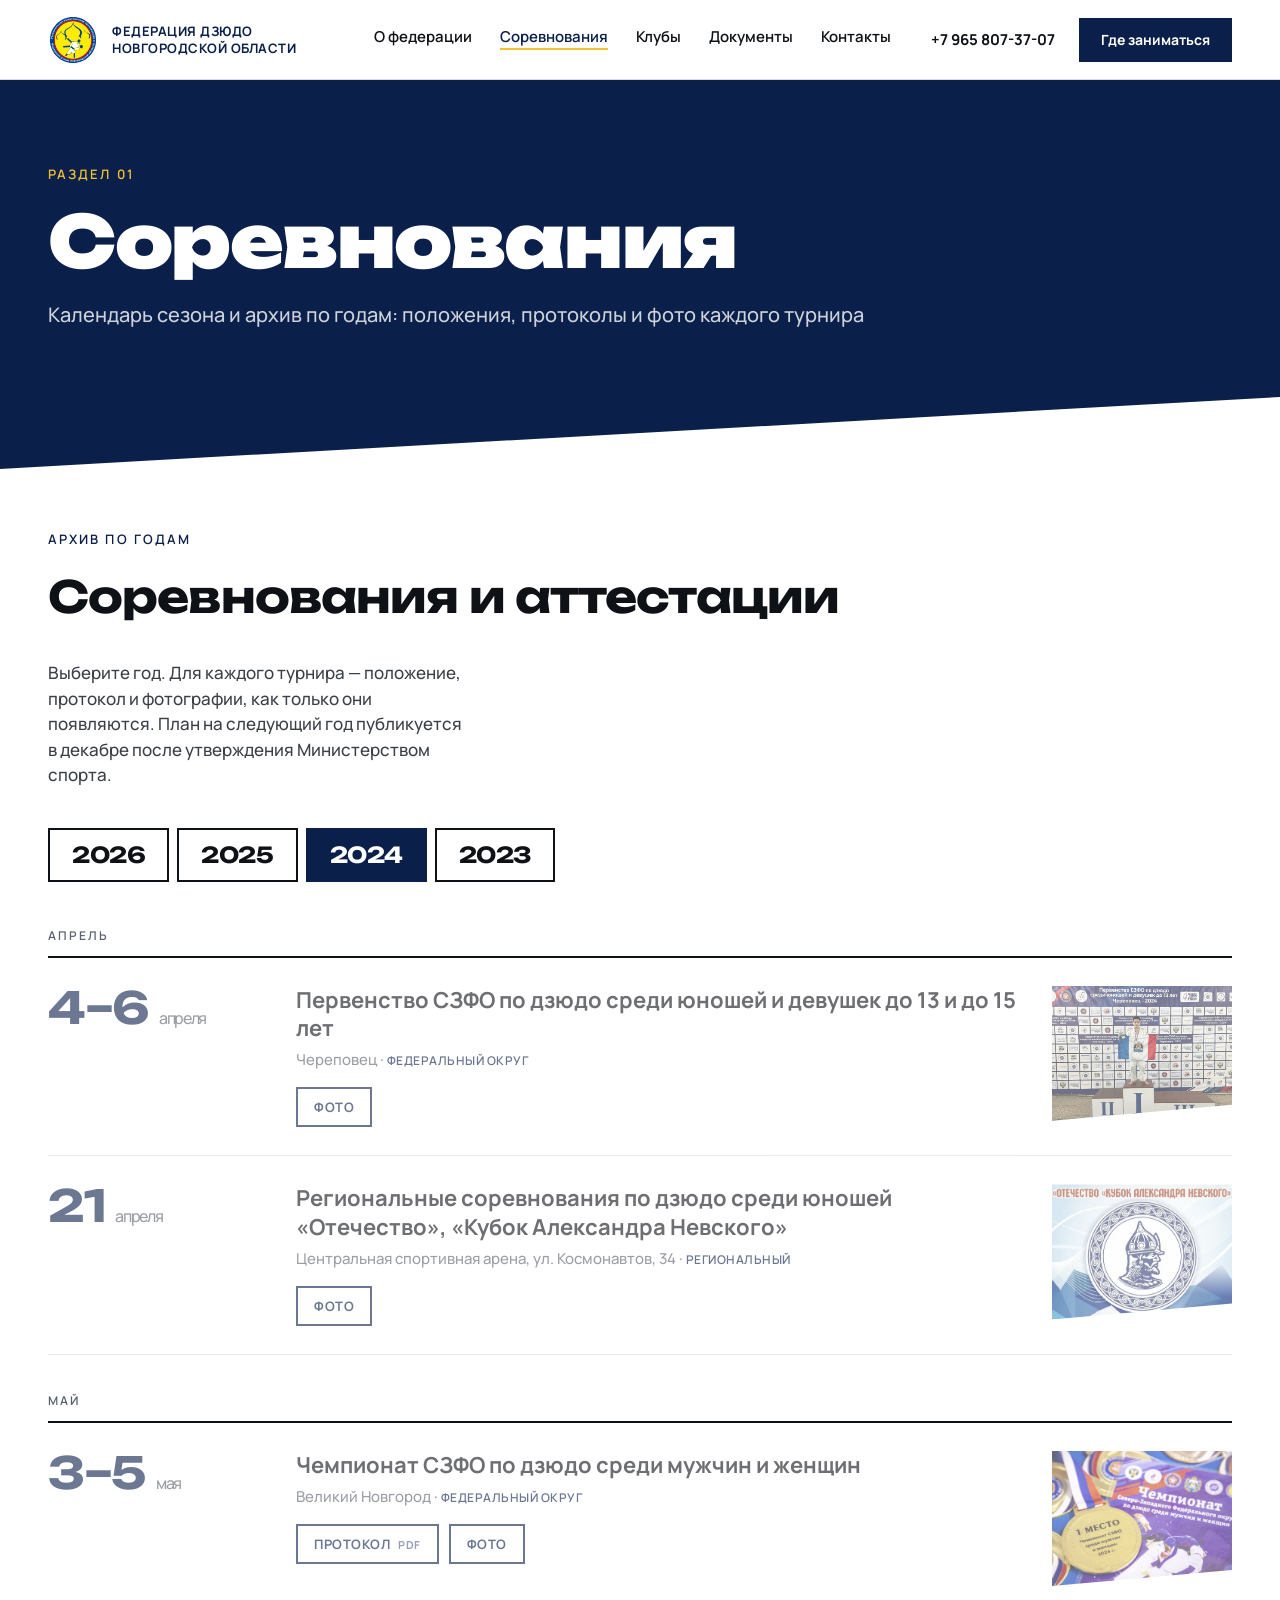
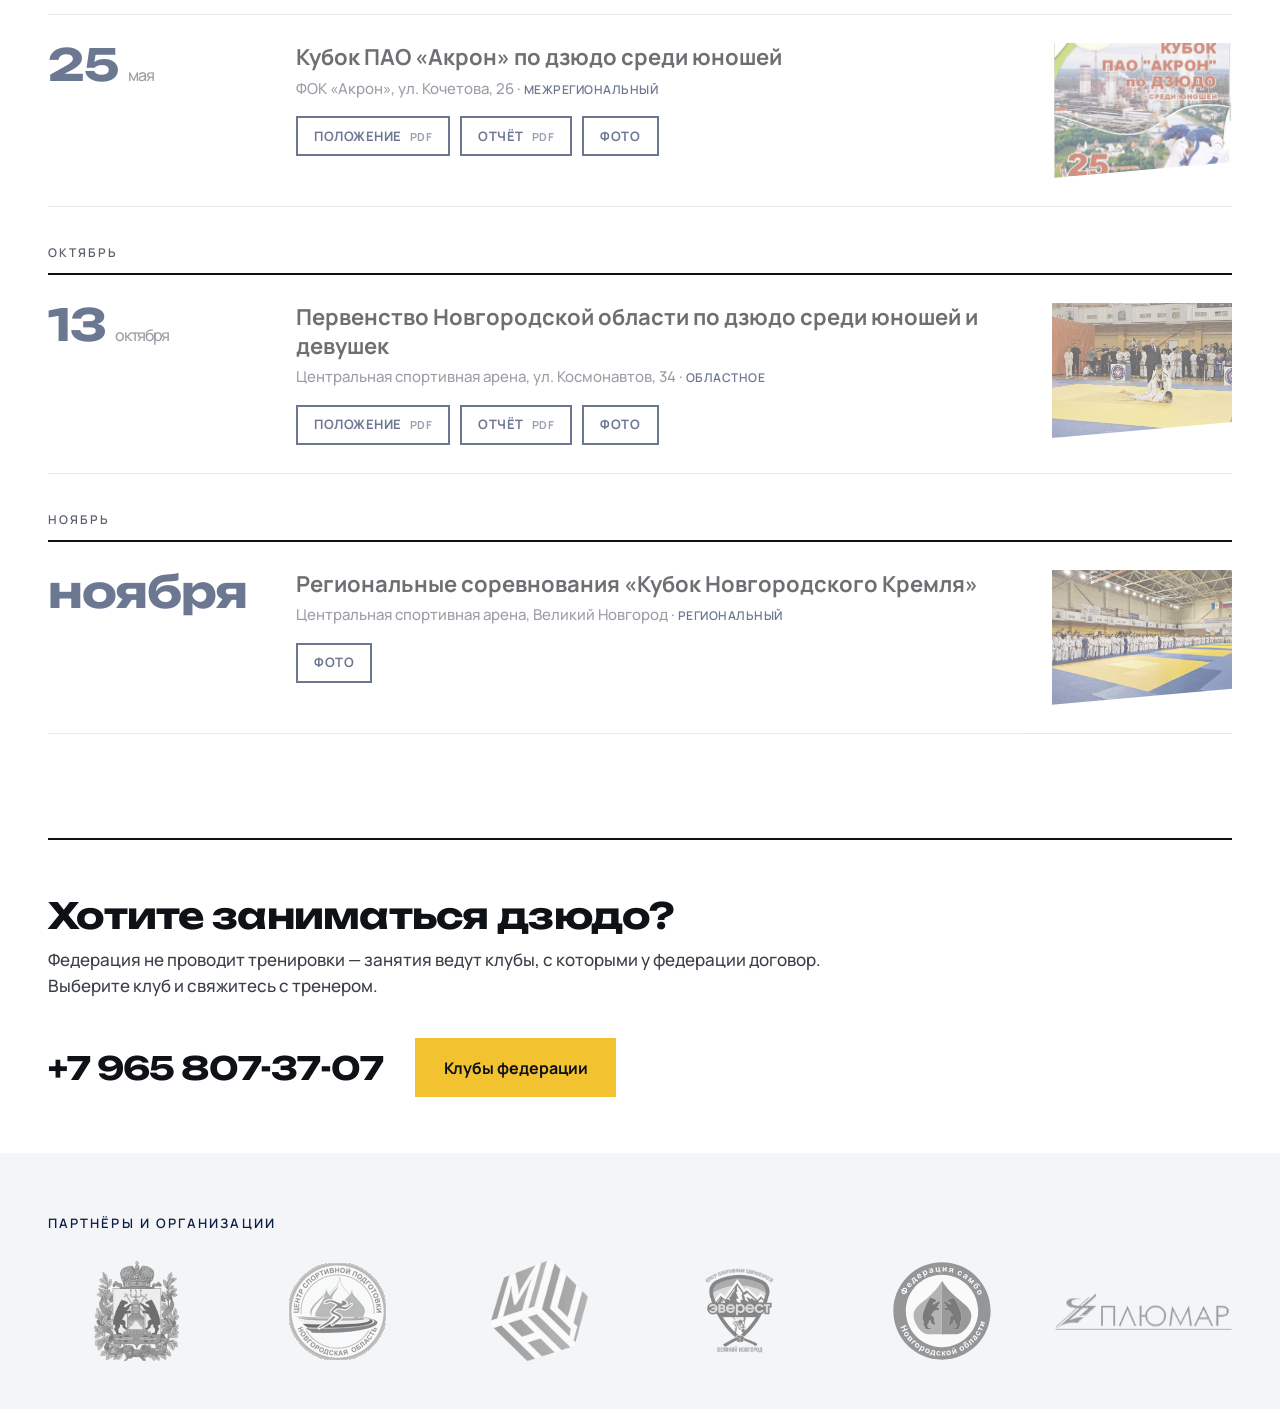
<file: events-pervenstvo-szfo.html>
<!doctype html>
<html lang="ru"><head><meta charset="utf-8"><meta http-equiv="refresh" content="0; url=events.html#2024"><meta name="robots" content="noindex"><link rel="canonical" href="https://judo53.ru/events.html"><title>Чемпионат СЗФО среди мужчин и женщин 2024 — Федерация дзюдо Новгородской области</title></head>
<body><p>Материалы теперь в <a href="events.html#2024">архиве соревнований</a>.</p></body></html>
</file>
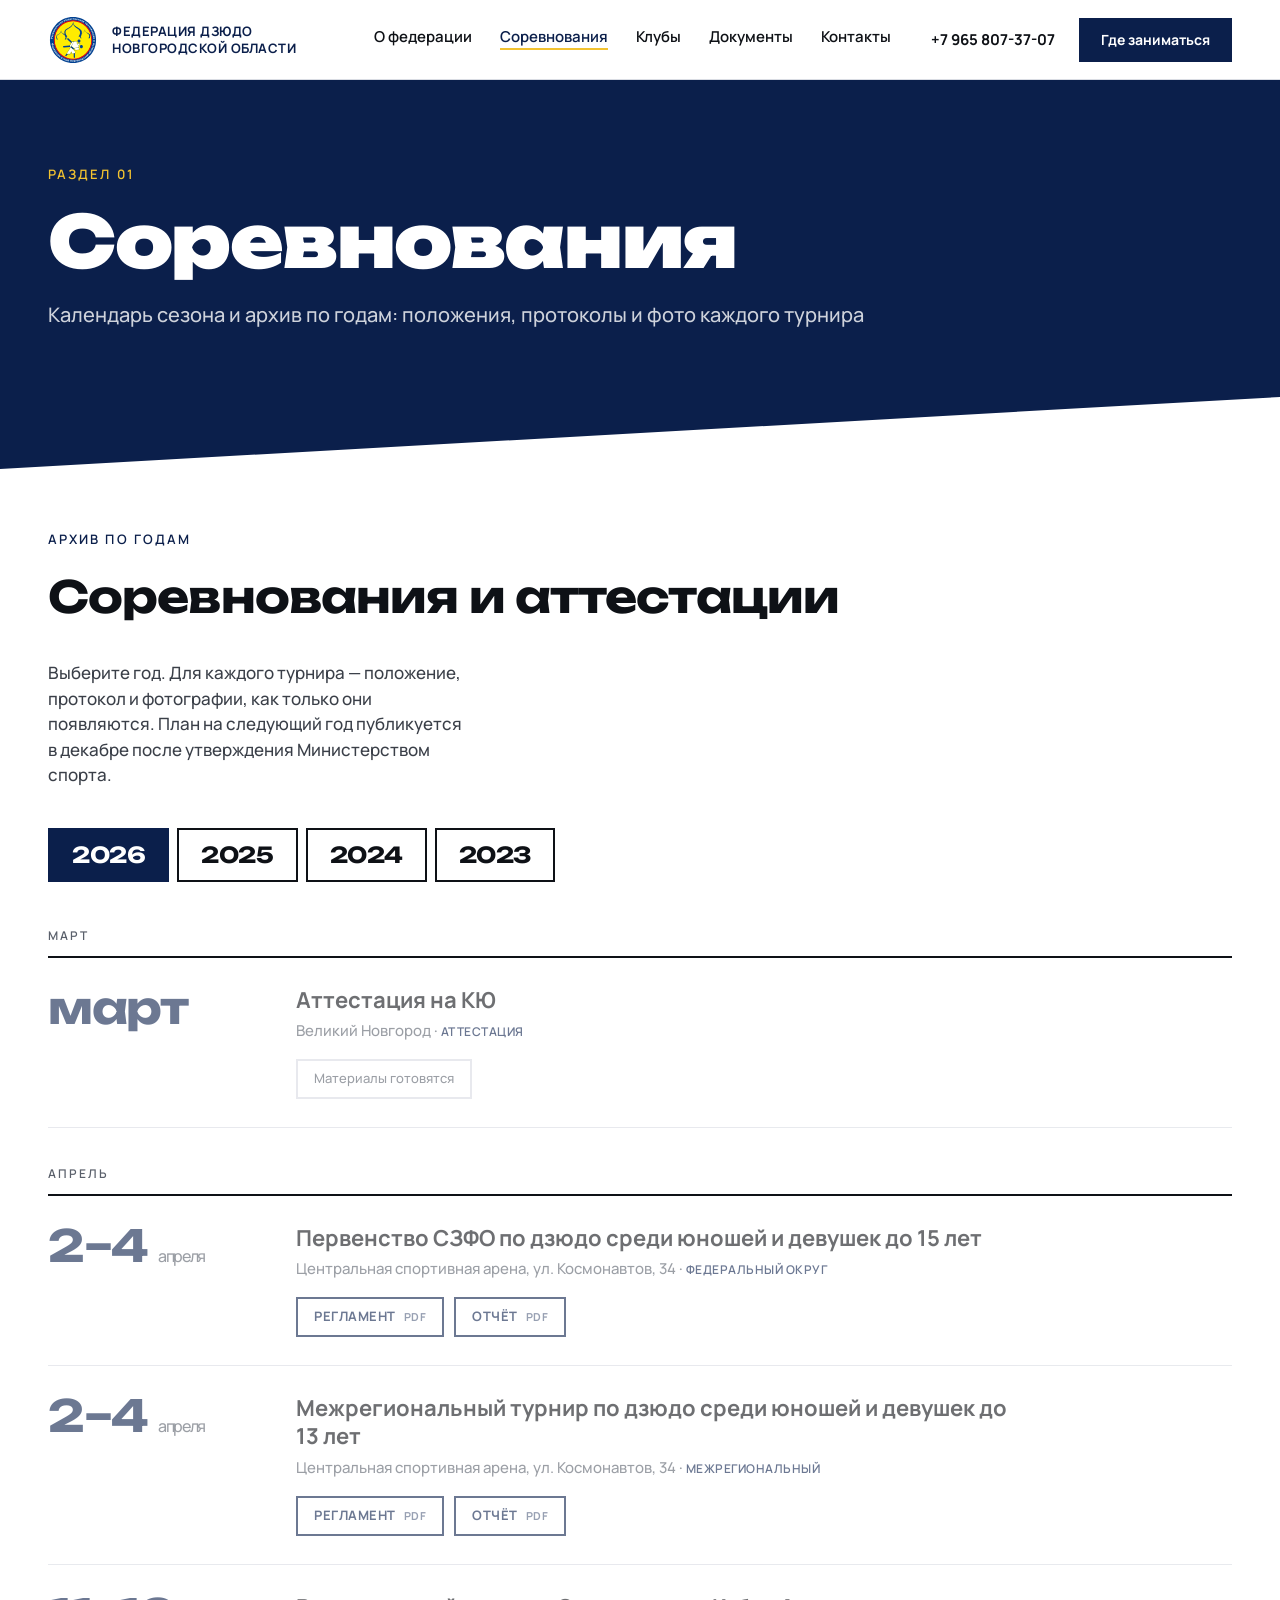
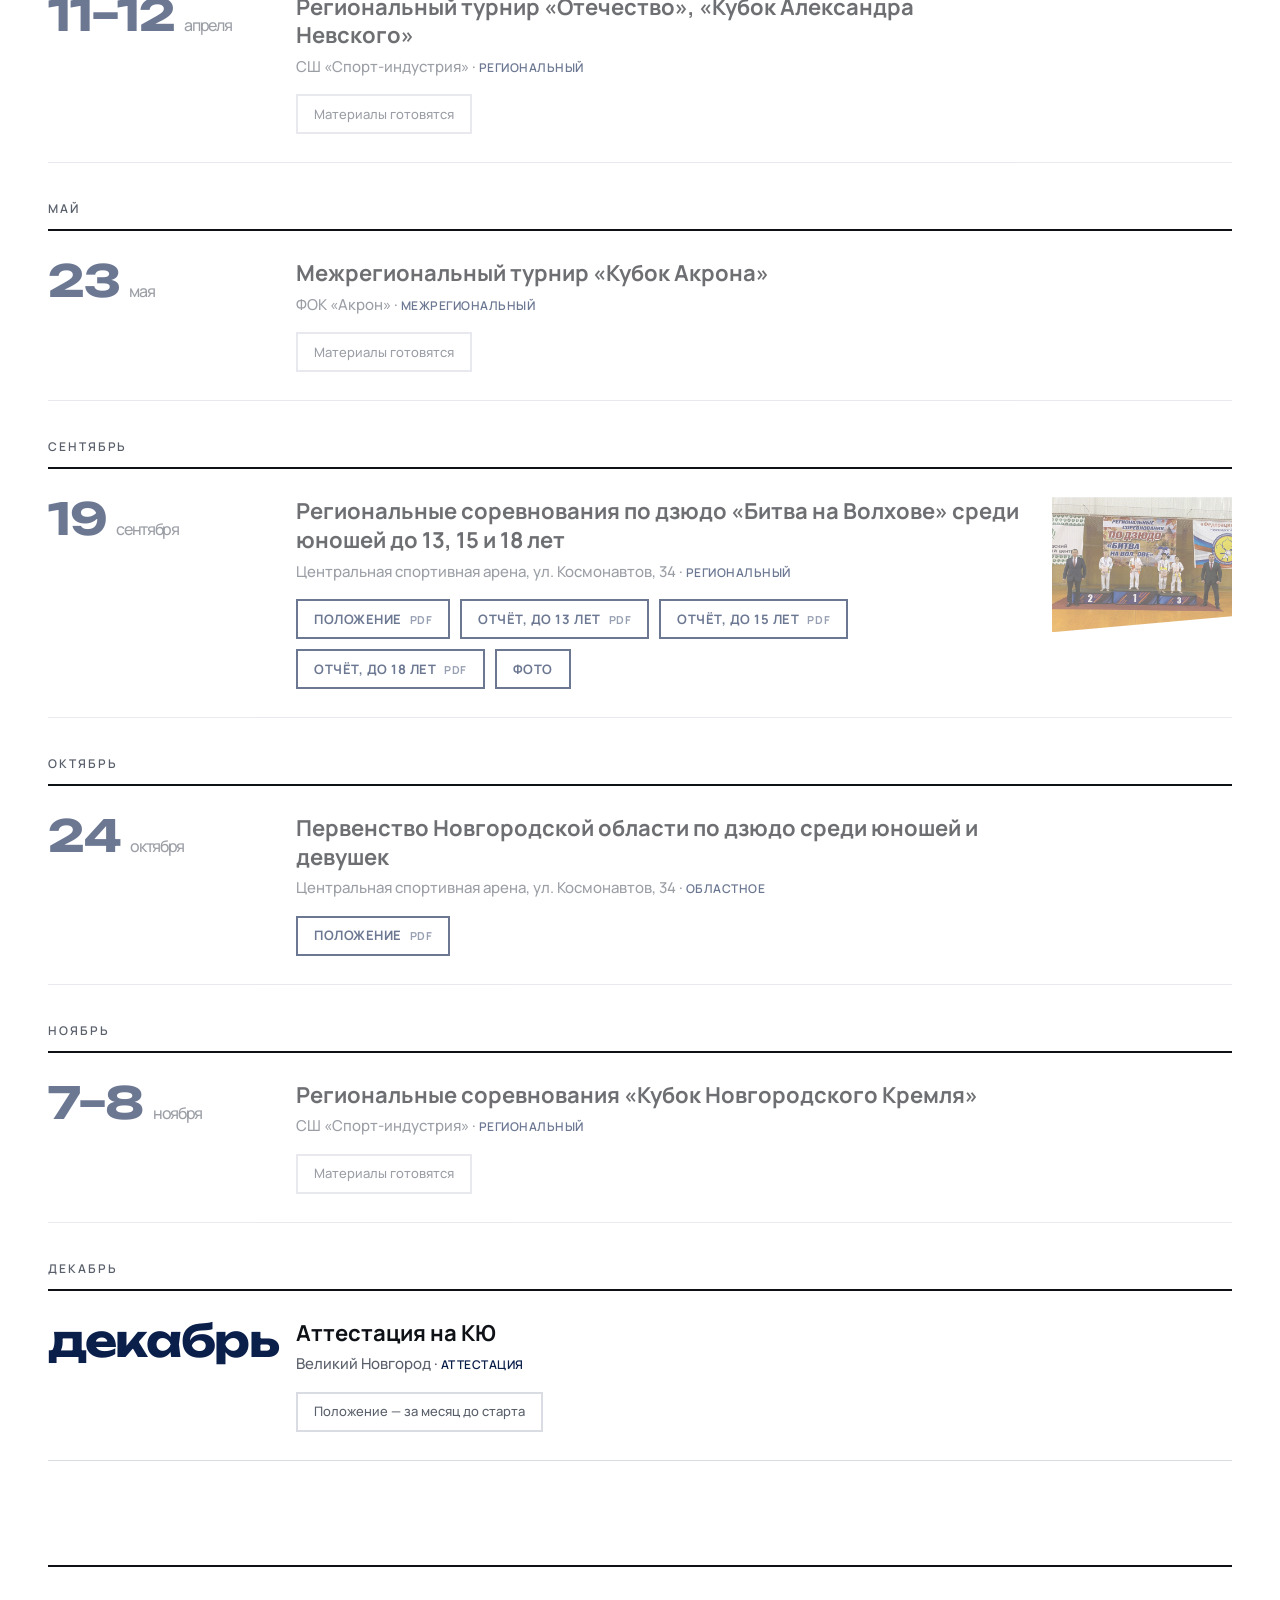
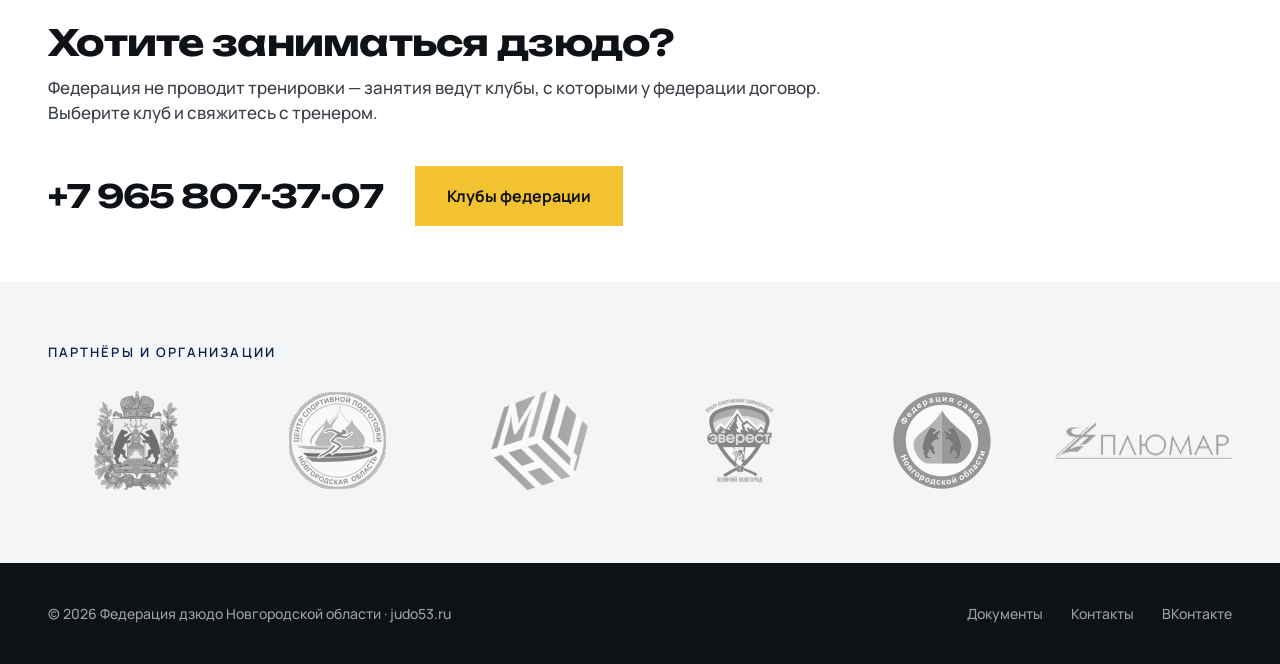
<file: events.html>
<!doctype html>
<html lang="ru">
<head>
<meta charset="utf-8">
<meta name="viewport" content="width=device-width, initial-scale=1">
<title>Соревнования — Федерация дзюдо Новгородской области</title>
<meta name="description" content="Календарь соревнований и аттестаций по дзюдо в Новгородской области, архив по годам: положения, протоколы, фото.">
<meta property="og:type" content="website">
<meta property="og:site_name" content="Федерация дзюдо Новгородской области">
<meta property="og:title" content="Соревнования — Федерация дзюдо Новгородской области">
<meta property="og:description" content="Календарь соревнований и аттестаций по дзюдо в Новгородской области, архив по годам: положения, протоколы, фото.">
<meta property="og:locale" content="ru_RU">
<link rel="icon" href="favicon.ico" sizes="any">
<link rel="icon" href="images/logo.svg" type="image/svg+xml">
<link rel="icon" href="favicon-32x32.png" sizes="32x32" type="image/png">
<link rel="apple-touch-icon" href="apple-touch-icon.png">
<link rel="preconnect" href="https://fonts.googleapis.com">
<link rel="preconnect" href="https://fonts.gstatic.com" crossorigin>
<link href="https://fonts.googleapis.com/css2?family=Unbounded:wght@500;700;900&family=Manrope:wght@400;500;600;700&display=swap" rel="stylesheet">
<link rel="stylesheet" href="assets/site.css">
</head>
<body>
<header class="top wrap">
  <a class="brand" href="index.html">
    <img src="images/logo.svg" alt="Герб федерации дзюдо Новгородской области">
    <span>Федерация дзюдо<br>Новгородской области</span>
  </a>
  <nav class="nav"><a href="about.html">О федерации</a><a href="events.html" class="active">Соревнования</a><a href="index.html#clubs">Клубы</a><a href="documents.html">Документы</a><a href="contacts.html">Контакты</a></nav>
  <div class="top-right">
    <a class="tel" href="tel:+79658073707">+7 965 807-37-07</a>
    <a class="btn btn-blue" href="index.html#clubs">Где заниматься</a>
    <a class="tel-sm" href="tel:+79658073707" aria-label="Позвонить">Тел</a>
    <button class="burger" aria-label="Меню" onclick="document.getElementById('mnav').classList.toggle('open')"><span></span><span></span><span></span></button>
  </div>
</header>
<nav class="mnav" id="mnav" onclick="this.classList.remove('open')"><a href="about.html">О федерации</a><a href="events.html" class="active">Соревнования</a><a href="index.html#clubs">Клубы</a><a href="documents.html">Документы</a><a href="contacts.html">Контакты</a></nav>
<section class="phero">
  <div class="eyebrow light">Раздел 01</div>
  <h1>Соревнования</h1>
  <p>Календарь сезона и архив по годам: положения, протоколы и фото каждого турнира</p>
</section>
<section class="sec">
  <div class="sec-head">
    <div><div class="eyebrow">Архив по годам</div><h2>Соревнования и аттестации</h2></div>
    <p>Выберите год. Для каждого турнира — положение, протокол и фотографии, как только они появляются. План на следующий год публикуется в декабре после утверждения Министерством спорта.</p>
  </div>
  <div class="archive"><div class="ytabs"><button class="ytab on" data-year="2026">2026</button><button class="ytab" data-year="2025">2025</button><button class="ytab" data-year="2024">2024</button><button class="ytab" data-year="2023">2023</button></div><div class="ypanel on" data-year="2026"><div class="mon">Март</div><div class="arow" data-until="2026-03-31"><div class="d">март</div><div class="body"><div class="t">Аттестация на КЮ</div><div class="place">Великий Новгород · <em>аттестация</em></div><div class="mats"><span class="mat none">Материалы готовятся</span></div></div></div><div class="mon">Апрель</div><div class="arow" data-until="2026-04-04"><div class="d">2–4<small>апреля</small></div><div class="body"><div class="t">Первенство СЗФО по дзюдо среди юношей и девушек до 15 лет</div><div class="place">Центральная спортивная арена, ул. Космонавтов, 34 · <em>федеральный округ</em></div><div class="mats"><a class="mat" href="doc/reglament-pervenstvo-szfo-do-15-2026.pdf" target="_blank" rel="noopener">Регламент <span>PDF</span></a><a class="mat" href="doc/otchet-pervenstvo-szfo-do-15-2026.pdf" target="_blank" rel="noopener">Отчёт <span>PDF</span></a></div></div></div><div class="arow" data-until="2026-04-04"><div class="d">2–4<small>апреля</small></div><div class="body"><div class="t">Межрегиональный турнир по дзюдо среди юношей и девушек до 13 лет</div><div class="place">Центральная спортивная арена, ул. Космонавтов, 34 · <em>межрегиональный</em></div><div class="mats"><a class="mat" href="doc/reglament-mezhregionalnyi-turnir-do-13-2026.pdf" target="_blank" rel="noopener">Регламент <span>PDF</span></a><a class="mat" href="doc/otchet-mezhregionalnyi-turnir-do-13-2026.pdf" target="_blank" rel="noopener">Отчёт <span>PDF</span></a></div></div></div><div class="arow" data-until="2026-04-12"><div class="d">11–12<small>апреля</small></div><div class="body"><div class="t">Региональный турнир «Отечество», «Кубок Александра Невского»</div><div class="place">СШ «Спорт-индустрия» · <em>региональный</em></div><div class="mats"><span class="mat none">Материалы готовятся</span></div></div></div><div class="mon">Май</div><div class="arow" data-until="2026-05-23"><div class="d">23<small>мая</small></div><div class="body"><div class="t">Межрегиональный турнир «Кубок Акрона»</div><div class="place">ФОК «Акрон» · <em>межрегиональный</em></div><div class="mats"><span class="mat none">Материалы готовятся</span></div></div></div><div class="mon">Сентябрь</div><div class="arow" data-until="2026-09-19"><div class="d">19<small>сентября</small></div><div class="body"><div class="t">Региональные соревнования по дзюдо «Битва на Волхове» среди юношей до 13, 15 и 18 лет</div><div class="place">Центральная спортивная арена, ул. Космонавтов, 34 · <em>региональный</em></div><div class="mats"><a class="mat" href="doc/polozhenie-bitva-na-volkhove-2026.pdf" target="_blank" rel="noopener">Положение <span>PDF</span></a><a class="mat" href="doc/otchet-bitva-na-volkhove-do-13-2026.pdf" target="_blank" rel="noopener">Отчёт, до 13 лет <span>PDF</span></a><a class="mat" href="doc/otchet-bitva-na-volkhove-do-15-2026.pdf" target="_blank" rel="noopener">Отчёт, до 15 лет <span>PDF</span></a><a class="mat" href="doc/otchet-bitva-na-volkhove-do-18-2026.pdf" target="_blank" rel="noopener">Отчёт, до 18 лет <span>PDF</span></a><a class="mat" href="images/bitva-na-volkhove-8.webp" target="_blank" rel="noopener">Фото</a></div></div><a class="thumb" href="images/bitva-na-volkhove-8.webp" target="_blank" rel="noopener"><img src="images/bitva-na-volkhove-8.webp" alt="Фото: Региональные соревнования по дзюдо «Битва на Волхове» среди юношей до 13, 15 и 18 лет" loading="lazy"></a></div><div class="mon">Октябрь</div><div class="arow" data-until="2026-10-24"><div class="d">24<small>октября</small></div><div class="body"><div class="t">Первенство Новгородской области по дзюдо среди юношей и девушек</div><div class="place">Центральная спортивная арена, ул. Космонавтов, 34 · <em>областное</em></div><div class="mats"><a class="mat" href="doc/polozhenie-pervenstvo-oblasti-2026.pdf" target="_blank" rel="noopener">Положение <span>PDF</span></a></div></div></div><div class="mon">Ноябрь</div><div class="arow" data-until="2026-11-08"><div class="d">7–8<small>ноября</small></div><div class="body"><div class="t">Региональные соревнования «Кубок Новгородского Кремля»</div><div class="place">СШ «Спорт-индустрия» · <em>региональный</em></div><div class="mats"><span class="mat none">Материалы готовятся</span></div></div></div><div class="mon">Декабрь</div><div class="arow" data-until="2026-12-31"><div class="d">декабрь</div><div class="body"><div class="t">Аттестация на КЮ</div><div class="place">Великий Новгород · <em>аттестация</em></div><div class="mats"><span class="mat none" data-past="Материалы готовятся">Положение — за месяц до старта</span></div></div></div></div><div class="ypanel" data-year="2025"><div class="mon">Апрель</div><div class="arow" data-until="2025-04-06"><div class="d">6<small>апреля</small></div><div class="body"><div class="t">Межрегиональный турнир «Отечество», «Кубок Александра Невского»</div><div class="place">Великий Новгород · <em>межрегиональный</em></div><div class="mats"><span class="mat none">Материалы готовятся</span></div></div></div><div class="mon">Май</div><div class="arow" data-until="2025-05-24"><div class="d">24<small>мая</small></div><div class="body"><div class="t">Межрегиональный турнир «Кубок Акрона»</div><div class="place">Великий Новгород · <em>межрегиональный</em></div><div class="mats"><span class="mat none">Материалы готовятся</span></div></div></div><div class="mon">Сентябрь</div><div class="arow" data-until="2025-09-06"><div class="d">5–6<small>сентября</small></div><div class="body"><div class="t">Первенство СЗФО по дзюдо среди юношей и девушек до 18 лет</div><div class="place">Место уточняется · <em>федеральный округ</em></div><div class="mats"><span class="mat none">Материалы готовятся</span></div></div></div><div class="mon">Октябрь</div><div class="arow" data-until="2025-10-19"><div class="d">19<small>октября</small></div><div class="body"><div class="t">Первенство Новгородской области по дзюдо среди юношей и девушек</div><div class="place">Великий Новгород · <em>областное</em></div><div class="mats"><span class="mat none">Материалы готовятся</span></div></div></div><div class="mon">Ноябрь</div><div class="arow" data-until="2025-11-09"><div class="d">8–9<small>ноября</small></div><div class="body"><div class="t">Региональные соревнования «Кубок Новгородского Кремля»</div><div class="place">Великий Новгород · <em>региональный</em></div><div class="mats"><span class="mat none">Материалы готовятся</span></div></div></div></div><div class="ypanel" data-year="2024"><div class="mon">Апрель</div><div class="arow" data-until="2024-04-06"><div class="d">4–6<small>апреля</small></div><div class="body"><div class="t">Первенство СЗФО по дзюдо среди юношей и девушек до 13 и до 15 лет</div><div class="place">Череповец · <em>федеральный округ</em></div><div class="mats"><a class="mat" href="images/pervenstvo-szfo-cherepovets.webp" target="_blank" rel="noopener">Фото</a></div></div><a class="thumb" href="images/pervenstvo-szfo-cherepovets.webp" target="_blank" rel="noopener"><img src="images/pervenstvo-szfo-cherepovets.webp" alt="Фото: Первенство СЗФО по дзюдо среди юношей и девушек до 13 и до 15 лет" loading="lazy"></a></div><div class="arow" data-until="2024-04-21"><div class="d">21<small>апреля</small></div><div class="body"><div class="t">Региональные соревнования по дзюдо среди юношей «Отечество», «Кубок Александра Невского»</div><div class="place">Центральная спортивная арена, ул. Космонавтов, 34 · <em>региональный</em></div><div class="mats"><a class="mat" href="images/events-otechestvo-kubok-aleksandra-nevskogo.webp" target="_blank" rel="noopener">Фото</a></div></div><a class="thumb" href="images/events-otechestvo-kubok-aleksandra-nevskogo.webp" target="_blank" rel="noopener"><img src="images/events-otechestvo-kubok-aleksandra-nevskogo.webp" alt="Фото: Региональные соревнования по дзюдо среди юношей «Отечество», «Кубок Александра Невского»" loading="lazy"></a></div><div class="mon">Май</div><div class="arow" data-until="2024-05-05"><div class="d">3–5<small>мая</small></div><div class="body"><div class="t">Чемпионат СЗФО по дзюдо среди мужчин и женщин</div><div class="place">Великий Новгород · <em>федеральный округ</em></div><div class="mats"><a class="mat" href="doc/protokol-chempionat-szfo-2024.pdf" target="_blank" rel="noopener">Протокол <span>PDF</span></a><a class="mat" href="images/events-pervenstvo-szfo.webp" target="_blank" rel="noopener">Фото</a></div></div><a class="thumb" href="images/events-pervenstvo-szfo.webp" target="_blank" rel="noopener"><img src="images/events-pervenstvo-szfo.webp" alt="Фото: Чемпионат СЗФО по дзюдо среди мужчин и женщин" loading="lazy"></a></div><div class="arow" data-until="2024-05-25"><div class="d">25<small>мая</small></div><div class="body"><div class="t">Кубок ПАО «Акрон» по дзюдо среди юношей</div><div class="place">ФОК «Акрон», ул. Кочетова, 26 · <em>межрегиональный</em></div><div class="mats"><a class="mat" href="doc/polozhenie-kubok-akron-2024.pdf" target="_blank" rel="noopener">Положение <span>PDF</span></a><a class="mat" href="doc/otchet-kubok-akron-2024.pdf" target="_blank" rel="noopener">Отчёт <span>PDF</span></a><a class="mat" href="images/events-kubok-akron.webp" target="_blank" rel="noopener">Фото</a></div></div><a class="thumb" href="images/events-kubok-akron.webp" target="_blank" rel="noopener"><img src="images/events-kubok-akron.webp" alt="Фото: Кубок ПАО «Акрон» по дзюдо среди юношей" loading="lazy"></a></div><div class="mon">Октябрь</div><div class="arow" data-until="2024-10-13"><div class="d">13<small>октября</small></div><div class="body"><div class="t">Первенство Новгородской области по дзюдо среди юношей и девушек</div><div class="place">Центральная спортивная арена, ул. Космонавтов, 34 · <em>областное</em></div><div class="mats"><a class="mat" href="doc/polozhenie-pervenstvo-oblasti-2024.pdf" target="_blank" rel="noopener">Положение <span>PDF</span></a><a class="mat" href="doc/otchet-pervenstvo-oblasti-2024.pdf" target="_blank" rel="noopener">Отчёт <span>PDF</span></a><a class="mat" href="images/events-pervenstvo-novgorodskoi-oblasti-2024.webp" target="_blank" rel="noopener">Фото</a></div></div><a class="thumb" href="images/events-pervenstvo-novgorodskoi-oblasti-2024.webp" target="_blank" rel="noopener"><img src="images/events-pervenstvo-novgorodskoi-oblasti-2024.webp" alt="Фото: Первенство Новгородской области по дзюдо среди юношей и девушек" loading="lazy"></a></div><div class="mon">Ноябрь</div><div class="arow" data-until="2024-11-30"><div class="d">ноября</div><div class="body"><div class="t">Региональные соревнования «Кубок Новгородского Кремля»</div><div class="place">Центральная спортивная арена, Великий Новгород · <em>региональный</em></div><div class="mats"><a class="mat" href="images/kubok-novgorodskogo-kremlia-2024.webp" target="_blank" rel="noopener">Фото</a></div></div><a class="thumb" href="images/kubok-novgorodskogo-kremlia-2024.webp" target="_blank" rel="noopener"><img src="images/kubok-novgorodskogo-kremlia-2024.webp" alt="Фото: Региональные соревнования «Кубок Новгородского Кремля»" loading="lazy"></a></div></div><div class="ypanel" data-year="2023"><div class="mon">Октябрь</div><div class="arow" data-until="2023-10-22"><div class="d">22<small>октября</small></div><div class="body"><div class="t">Первенство Новгородской области по дзюдо среди юношей и девушек</div><div class="place">Великий Новгород · <em>областное</em></div><div class="mats"><a class="mat" href="doc/otchet-pervenstvo-oblasti-2023-2010-2011.pdf" target="_blank" rel="noopener">Отчёт, 2010–2011 г. р. <span>PDF</span></a><a class="mat" href="doc/otchet-pervenstvo-oblasti-2023-2012-2013.pdf" target="_blank" rel="noopener">Отчёт, 2012–2013 г. р. <span>PDF</span></a></div></div></div><div class="mon">Ноябрь</div><div class="arow" data-until="2023-11-11"><div class="d">10–11<small>ноября</small></div><div class="body"><div class="t">Региональные соревнования «Кубок Новгородского Кремля»</div><div class="place">Центральная спортивная арена, Великий Новгород · <em>региональный</em></div><div class="mats"><a class="mat" href="doc/otchet-kubok-novgorodskogo-kremlia-2023.pdf" target="_blank" rel="noopener">Отчёт <span>PDF</span></a><a class="mat" href="images/kubok-novgorodskogo-kremlia.webp" target="_blank" rel="noopener">Фото</a></div></div><a class="thumb" href="images/kubok-novgorodskogo-kremlia.webp" target="_blank" rel="noopener"><img src="images/kubok-novgorodskogo-kremlia.webp" alt="Фото: Региональные соревнования «Кубок Новгородского Кремля»" loading="lazy"></a></div></div></div>
</section>
<script>
(function(){
  var t=new Date();t.setHours(0,0,0,0);
  document.querySelectorAll('[data-until]').forEach(function(r){var d=new Date(r.dataset.until+'T23:59:59');if(d<t){r.classList.add('past');var n=r.querySelector('[data-past]');if(n)n.textContent=n.dataset.past;}});
  var c=document.querySelector('.cal');if(c){var all=c.querySelectorAll('.crow');if(all.length&&c.querySelectorAll('.crow.past').length===all.length){var cn=c.querySelector('.cal-note');if(cn)cn.hidden=false;}}
  var tabs=document.querySelectorAll('.ytab'),panels=document.querySelectorAll('.ypanel');
  function show(y){tabs.forEach(function(b){b.classList.toggle('on',b.dataset.year===y)});panels.forEach(function(p){p.classList.toggle('on',p.dataset.year===y)});}
  tabs.forEach(function(b){b.addEventListener('click',function(){show(b.dataset.year);history.replaceState(null,'','#'+b.dataset.year)})});
  var h=location.hash.slice(1); if(h&&document.querySelector('.ypanel[data-year="'+h+'"]'))show(h);
})();
</script>
<section class="cta-strip">
  <div><h2>Хотите заниматься дзюдо?</h2><div class="sub">Федерация не проводит тренировки — занятия ведут клубы, с которыми у федерации договор.<br>Выберите клуб и свяжитесь с тренером.</div></div>
  <div class="right"><a class="tel" href="tel:+79658073707">+7 965 807-37-07</a><a class="btn btn-gold" href="index.html#clubs">Клубы федерации</a></div>
</section>
<section class="partners">
  <div class="eyebrow">Партнёры и организации</div>
  <div class="grid"><div class="p"><img src="images/partners-minsporta.png" alt="Министерство спорта Новгородской области" title="Министерство спорта Новгородской области" loading="lazy"></div><div class="p"><img src="images/partners-csp.png" alt="Центр спортивной подготовки" title="Центр спортивной подготовки" loading="lazy"></div><div class="p"><img src="images/partners-nmc.png" alt="Новгородский молодёжный центр" title="Новгородский молодёжный центр" loading="lazy"></div><div class="p"><img src="images/partners-everest.png" alt="Спортивный клуб «Эверест»" title="Спортивный клуб «Эверест»" loading="lazy"></div><div class="p"><img src="images/partners-sambo.svg" alt="Федерация самбо Новгородской области" title="Федерация самбо Новгородской области" loading="lazy"></div><div class="p"><img src="images/partners-plumar.png" alt="«Плюмар»" title="«Плюмар»" loading="lazy"></div></div>
</section>
<footer>
  <div>© 2026 Федерация дзюдо Новгородской области · judo53.ru</div>
  <div class="fl"><a href="documents.html">Документы</a><a href="contacts.html">Контакты</a><a href="https://vk.com/public176636064">ВКонтакте</a></div>
</footer>
</body>
</html>
</file>
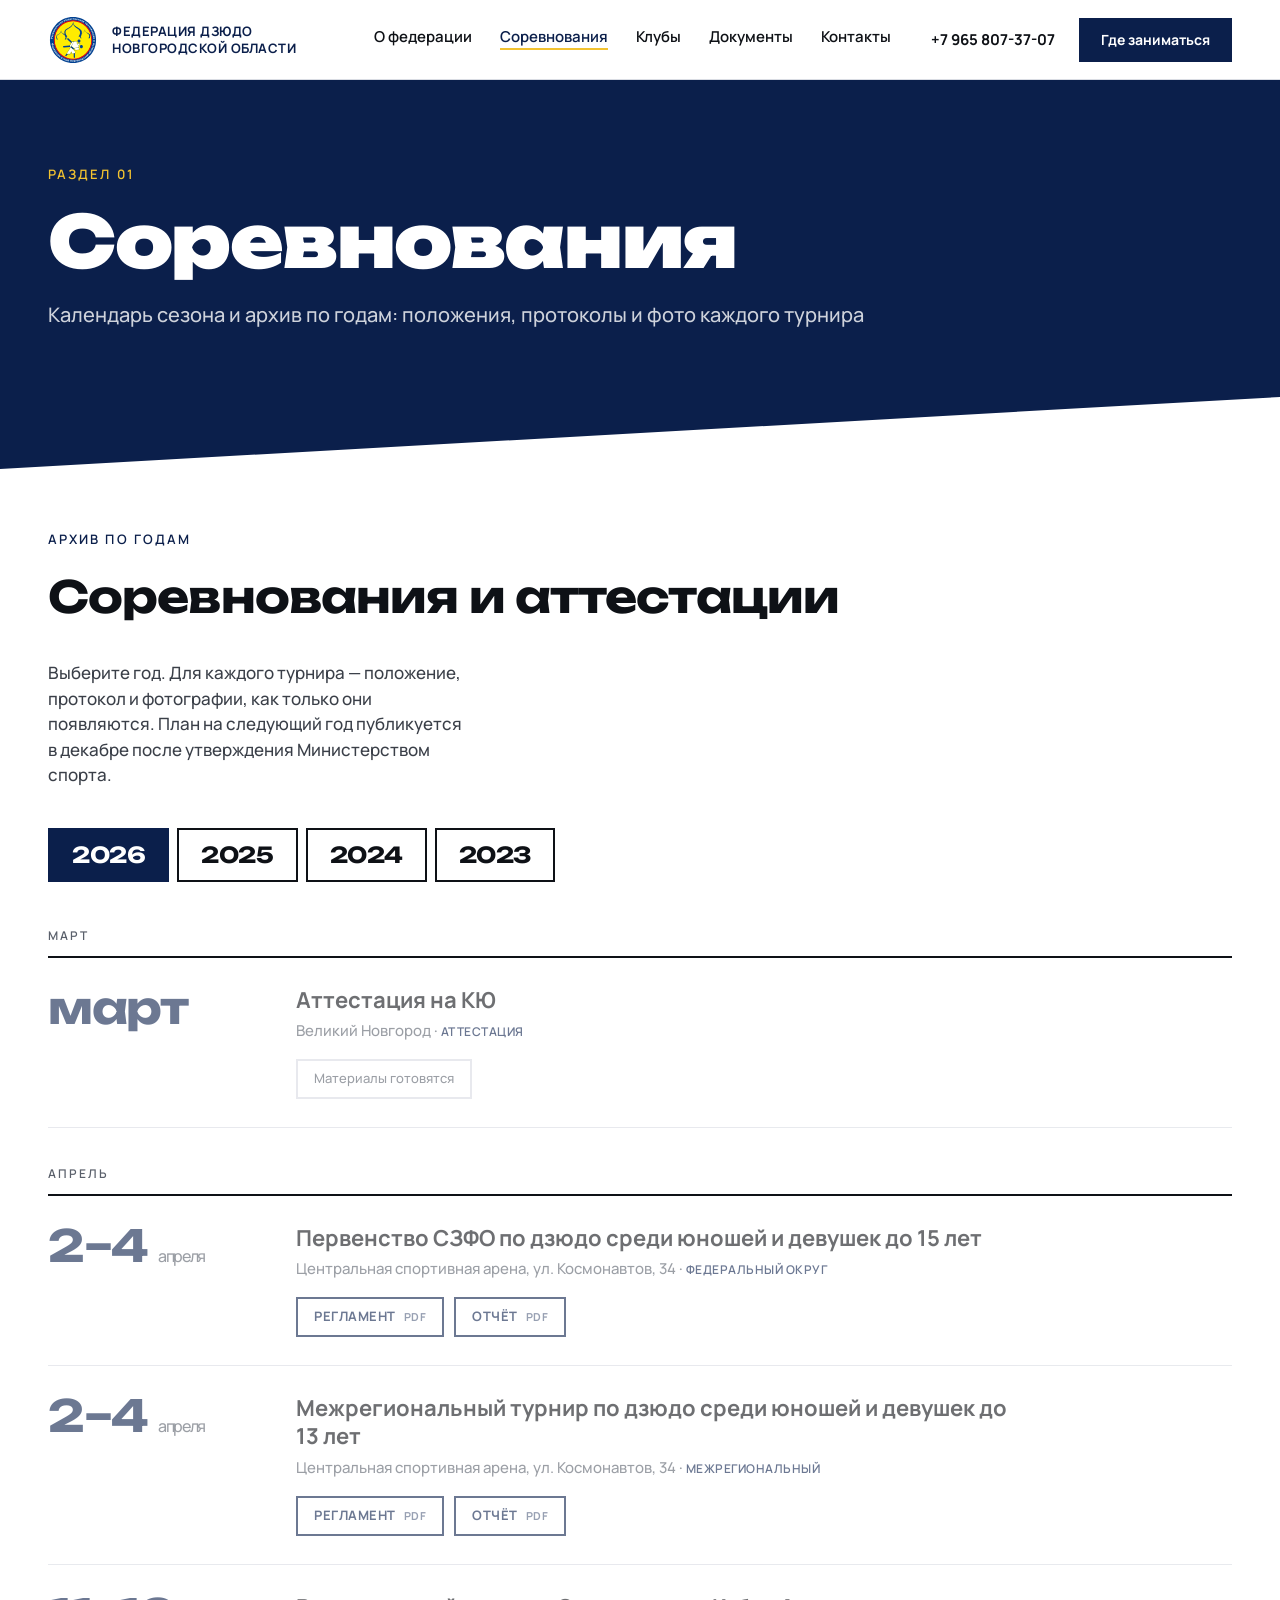
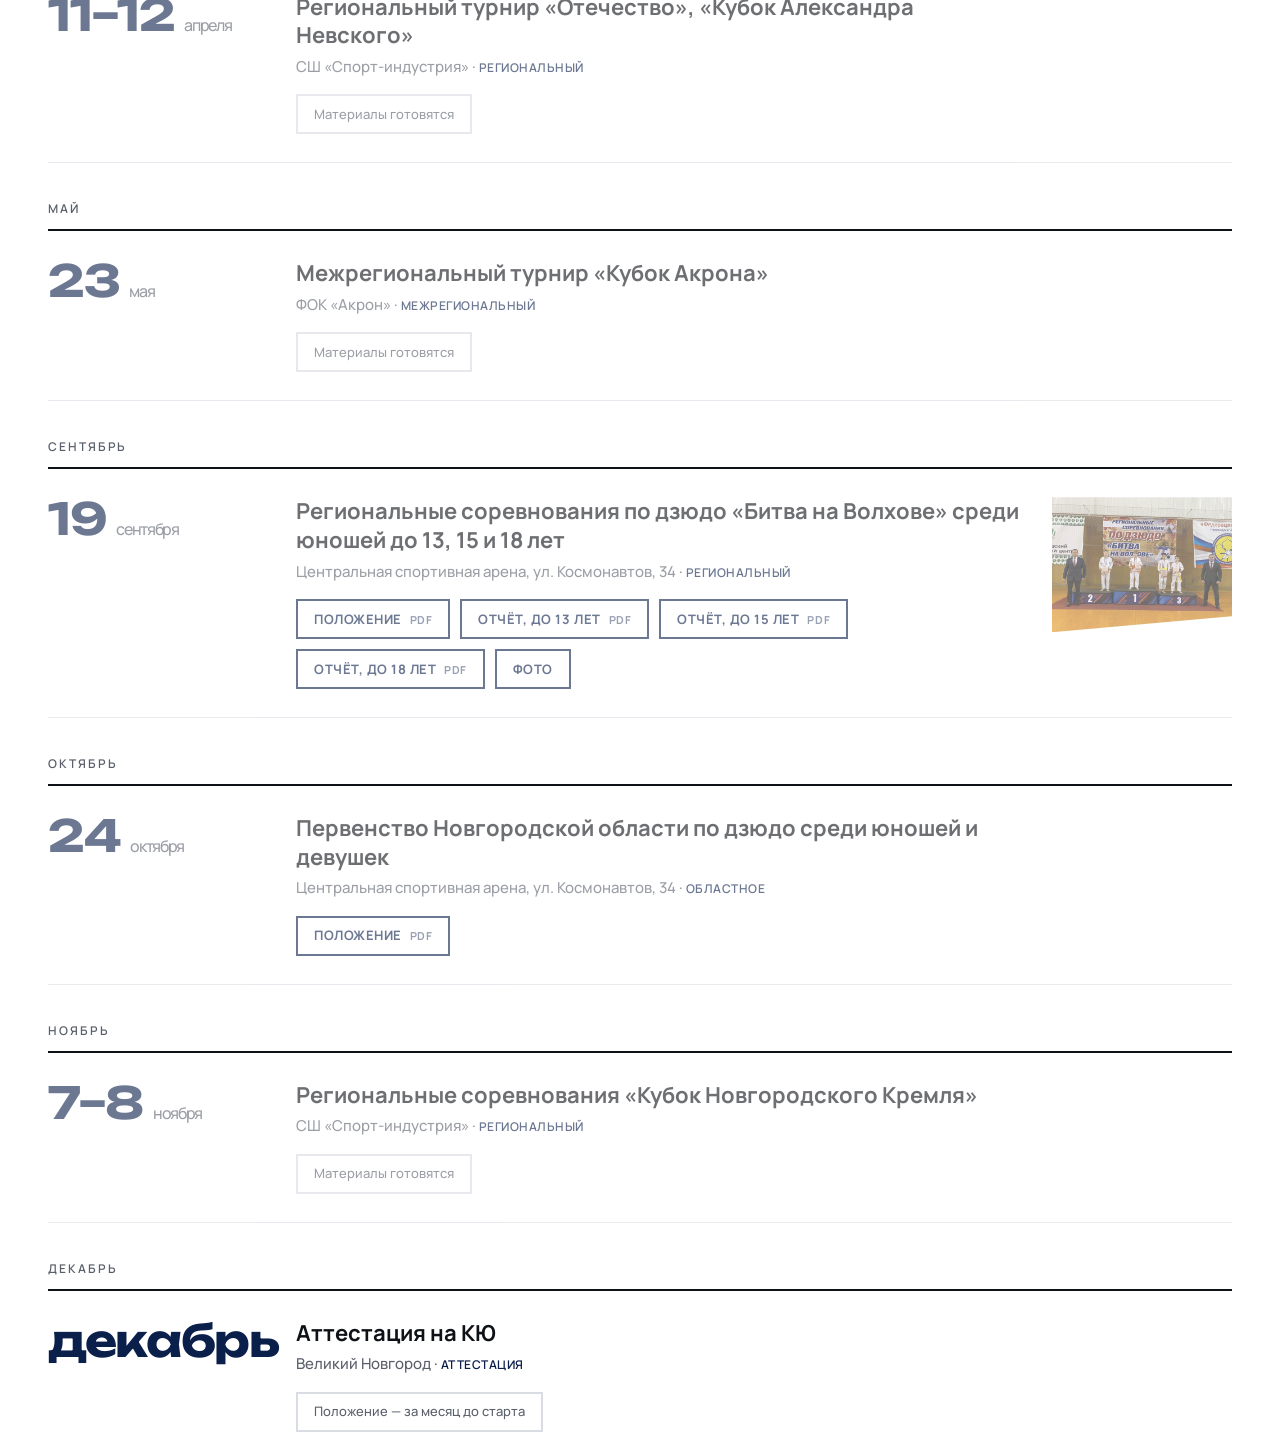
<file: results.html>
<!doctype html>
<html lang="ru"><head><meta charset="utf-8"><meta http-equiv="refresh" content="0; url=events.html"><meta name="robots" content="noindex"><link rel="canonical" href="https://judo53.ru/events.html"><title>Результаты — Федерация дзюдо Новгородской области</title></head>
<body><p>Материалы теперь в <a href="events.html">архиве соревнований</a>.</p></body></html>
</file>
<file: assets/site.css>
:root{
  --blue:#0B1F4B; --blue-2:#132a5e; --ink:#0E1116; --gold:#F2C230;
  --text:#3a3f48; --muted:#5a606b; --line:#d9dce3; --line-dark:#c9cdd6; --soft:#F4F5F7;
  --pad:48px;
}
*{box-sizing:border-box}
html{scroll-behavior:smooth}
body{margin:0;background:#fff;color:var(--ink);font:500 17px/1.5 Manrope,system-ui,sans-serif;-webkit-font-smoothing:antialiased;overflow-x:hidden}
a{color:inherit;text-decoration:none}
img{display:block;max-width:100%}
h1,h2,h3{margin:0;font-family:Unbounded,Manrope,sans-serif;letter-spacing:-.02em}
.wrap{padding-inline:var(--pad)}
.eyebrow{font:600 13px/1 Manrope,sans-serif;letter-spacing:.16em;text-transform:uppercase;color:var(--blue)}
.eyebrow.light{color:var(--gold)}
h2{font-size:44px;line-height:1.05;font-weight:700;margin-top:28px}
h3{font-size:24px;line-height:1.15;font-weight:700}
.lead{margin:24px 0 0;font-size:17px;color:var(--text)}
.btn{display:inline-flex;align-items:center;justify-content:center;height:56px;padding:0 28px;font:700 15px/1 Manrope,sans-serif;transition:.18s;white-space:nowrap;border:0;cursor:pointer}
.btn-blue{background:var(--blue);color:#fff}.btn-blue:hover{background:var(--ink)}
.btn-gold{background:var(--gold);color:var(--ink);height:60px;padding:0 32px;font-size:16px}.btn-gold:hover{background:#fff}
.btn-line{border:2px solid rgba(255,255,255,.7);color:#fff;height:60px;padding:0 32px;font-size:16px;background:transparent}.btn-line:hover{background:#fff;color:var(--blue);border-color:#fff}
.btn-line-sm{border:2px solid rgba(255,255,255,.5);color:#fff;height:52px;padding:0 24px;background:transparent}.btn-line-sm:hover{background:#fff;color:var(--blue);border-color:#fff}
.link{font:700 16px/1 Manrope,sans-serif;color:var(--blue);border-bottom:2px solid var(--blue);padding-bottom:6px}.link:hover{border-color:var(--gold)}
.photo{position:relative;overflow:hidden;background:var(--soft)}
.photo img{width:100%;height:100%;object-fit:cover;filter:saturate(.85) contrast(.95) brightness(.98)}
.dark .photo{background:var(--blue-2)}

/* шапка */
.top{height:80px;display:flex;align-items:center;gap:40px;border-bottom:1px solid var(--line);background:#fff;position:sticky;top:env(safe-area-inset-top,0px);z-index:40}
.brand{display:flex;align-items:center;gap:14px}
.brand img{height:50px;width:auto}
.brand span{font:700 13px/1.25 Manrope,sans-serif;color:var(--blue);text-transform:uppercase;letter-spacing:.04em}
.nav{display:flex;gap:28px;margin-left:auto;font:600 15px/1 Manrope,sans-serif}
.nav a:hover{color:var(--blue)}
.top-right{display:flex;align-items:center;gap:24px}
.top-right .tel{font:700 15px/1 Manrope,sans-serif}
.top .btn{height:44px;padding:0 22px;font-size:14px}
.burger{display:none;width:44px;height:44px;background:var(--blue);border:0;flex-direction:column;justify-content:center;align-items:center;gap:5px;padding:0;cursor:pointer}
.burger span{display:block;width:20px;height:2px;background:#fff}
.tel-sm{display:none;width:44px;height:44px;align-items:center;justify-content:center;font:700 12px/1 Manrope,sans-serif;color:var(--blue);border:1.5px solid var(--blue)}
.mnav{display:none;position:fixed;inset:64px 0 0;background:var(--blue);color:#fff;z-index:39;padding:28px 20px;flex-direction:column;gap:6px}
.mnav a{font:700 22px/1.2 Unbounded,sans-serif;padding:14px 0;border-bottom:1px solid rgba(255,255,255,.18)}
.mnav.open{display:flex}

/* первый экран */
.hero{position:relative;min-height:640px;background:var(--blue);color:#fff;overflow:hidden}
.hero .photo{position:absolute;right:0;top:0;width:50%;height:100%;clip-path:polygon(84px 0,100% 0,100% 100%,0 100%)}
.hero .photo .line{position:absolute;left:-40px;top:50%;width:130%;height:3px;background:var(--gold);transform:rotate(-6deg);pointer-events:none}
.hero-text{position:relative;z-index:3;padding:88px 0;max-width:640px;display:flex;flex-direction:column;gap:28px}
.hero h1{font-size:64px;line-height:1;font-weight:900}
.hero p{margin:0;max-width:520px;font-size:20px;line-height:1.45;color:rgba(255,255,255,.86)}
.hero-btns{display:flex;gap:16px;margin-top:8px;flex-wrap:wrap}
.hero-nums{position:relative;z-index:3;display:flex;gap:56px;padding:64px 0 48px}
.num b{display:block;font:700 56px/1 Unbounded,sans-serif}
.num span{display:block;margin-top:8px;font:500 14px/1.3 Manrope,sans-serif;color:rgba(255,255,255,.7)}

.two{display:grid;grid-template-columns:400px 1fr;gap:80px}

/* расписание */
#schedule{padding:104px var(--pad) 96px}
#schedule h2{margin-bottom:48px}
.thead{display:grid;grid-template-columns:240px 1fr 260px;padding-bottom:14px;border-bottom:2px solid var(--ink);font:600 12px/1 Manrope,sans-serif;letter-spacing:.12em;text-transform:uppercase;color:var(--muted)}
.trow{display:grid;grid-template-columns:240px 1fr 260px;align-items:center;padding:32px 0;border-bottom:1px solid var(--line)}
.trow .age{font:700 52px/1 Unbounded,sans-serif;letter-spacing:-.03em;color:var(--blue);white-space:nowrap}
.trow .name{font:700 20px/1.2 Manrope,sans-serif}
.trow .days{margin-top:6px;font-size:16px;color:var(--text)}
.trow .time{font:700 28px/1 Unbounded,sans-serif;letter-spacing:-.02em}
.hall-grid{display:grid;grid-template-columns:1fr 1fr;gap:48px;margin-top:64px;align-items:stretch}
.hall .photo{height:360px;clip-path:polygon(0 44px,100% 0,100% 100%,0 100%)}
.hall h3{margin-top:20px;font-size:32px}
.hall .addr{margin-top:8px;font-size:18px;line-height:1.45;color:var(--text)}
.first{display:flex;flex-direction:column;justify-content:space-between;border-top:2px solid var(--ink);padding-top:24px}
.first .list{display:flex;flex-direction:column;margin-top:24px;font-size:18px;line-height:1.4}
.first .list div{display:grid;grid-template-columns:48px 1fr;padding:16px 0;border-bottom:1px solid var(--line)}
.first .list div:last-child{border:0}
.first .list span:first-child{font:700 14px/1.6 Unbounded,sans-serif;color:var(--blue)}
.first-foot{display:flex;align-items:center;justify-content:space-between;gap:24px;margin-top:24px;flex-wrap:wrap}
.first-foot p{margin:0;font-size:15px;color:var(--text)}
.first-foot p a{font-weight:700;color:var(--ink)}
.first-foot .btn{height:64px;padding:0 36px;font-size:17px}

/* тёмные секции с косым верхом */
.dark{position:relative;background:var(--blue);color:#fff;overflow:hidden}
.dark::before{content:"";position:absolute;left:0;top:0;width:100%;height:150px;background:#fff;clip-path:polygon(0 0,100% 0,0 100%);z-index:1}
.dark>.inner{position:relative;z-index:2}

/* календарь */
#calendar{padding:200px var(--pad) 104px}
#calendar .lead{color:rgba(255,255,255,.72)}
.cal{border-top:1px solid rgba(255,255,255,.3)}
.crow{display:grid;grid-template-columns:260px 1fr 180px;align-items:baseline;gap:24px;padding:30px 0;border-bottom:1px solid rgba(255,255,255,.3)}
.crow .d{font:700 44px/1 Unbounded,sans-serif;letter-spacing:-.03em;white-space:nowrap}
.crow .d small{font:500 16px/1 Manrope,sans-serif;color:rgba(255,255,255,.6);margin-left:10px}
.crow .t{font:700 20px/1.3 Manrope,sans-serif}
.crow .lvl{font:600 13px/1.4 Manrope,sans-serif;letter-spacing:.06em;text-transform:uppercase;color:var(--gold);text-align:right}

/* календарь: место и прошедшие */
.crow .place{margin-top:6px;font-size:14px;color:rgba(255,255,255,.55)}
.crow.past{opacity:.45}
/* календарь на главной: все события года прошли, следующего ещё нет (как в sambo53) */
.cal-note{padding:26px 0;border-bottom:1px solid rgba(255,255,255,.3);font:500 16px/1.55 Manrope,sans-serif;color:rgba(255,255,255,.72)}
.cal-note b{display:block;margin-bottom:8px;font:600 13px/1.4 Manrope,sans-serif;letter-spacing:.06em;text-transform:uppercase;color:var(--gold)}
.cal-note a{color:#fff;border-bottom:1px solid var(--gold)}
.cal-lg .crow .place{color:var(--muted)}
.cal-lg .crow.past{opacity:.5}
/* клубы */
.clubs{display:grid;gap:24px}
.club{border-top:2px solid var(--ink);padding-top:24px}
.club h3{font-size:28px}
.club-addr{margin-top:10px;font:600 15px/1.4 Manrope,sans-serif;color:var(--muted)}
.club p{margin:12px 0 0;font-size:17px;color:var(--text);max-width:560px}
.club-links{display:flex;align-items:center;gap:28px;margin-top:24px;flex-wrap:wrap}
.club-links .tel{font:700 22px/1 Unbounded,sans-serif;letter-spacing:-.02em}
.club-links .link{font:700 15px/1 Manrope,sans-serif;border-bottom:2px solid var(--gold);padding-bottom:3px}
.doc-row .sub{margin-top:6px;font:500 15px/1.4 Manrope,sans-serif;color:var(--muted)}
/* тренеры */
#coaches{padding:104px var(--pad) 96px}
.coaches-head{display:flex;align-items:flex-end;justify-content:space-between;gap:40px;margin-bottom:56px;flex-wrap:wrap}
.coaches-head p{margin:0;max-width:420px;font-size:17px;color:var(--text)}
.coaches{display:grid;grid-template-columns:repeat(4,1fr);gap:28px}
.coaches-head p a{color:var(--blue);border-bottom:2px solid var(--gold)}
.coach .photo{aspect-ratio:3/4;clip-path:polygon(0 0,100% 0,100% calc(100% - 44px),0 100%)}
.coach .photo img{object-position:center 15%}
.coach .photo.nophoto{background:var(--soft);display:flex;align-items:center;justify-content:center}
.coach .photo.nophoto span{font:700 64px/1 Unbounded,sans-serif;color:var(--blue);opacity:.35;letter-spacing:-.04em}
.coach .exp{display:flex;align-items:baseline;gap:14px;margin-top:20px;padding-bottom:16px;border-bottom:1px solid var(--line)}
.coach .exp b{font:700 48px/1 Unbounded,sans-serif;letter-spacing:-.03em;color:var(--blue)}
.coach .exp span{font:600 13px/1.3 Manrope,sans-serif;letter-spacing:.1em;text-transform:uppercase;color:var(--muted)}
.coach h3{margin-top:18px}
.coach .fn{font:700 20px/1.2 Manrope,sans-serif;margin-top:4px}
.coach .rank{margin-top:10px;font-size:16px;color:var(--text)}
.coach .cclub{margin-top:8px;font:600 14px/1.4 Manrope,sans-serif;color:var(--muted)}

/* результаты */
#results{background:var(--soft);padding:96px var(--pad)}
.plist{border-top:2px solid var(--ink)}
.prow{display:grid;grid-template-columns:1fr 200px 140px;align-items:center;gap:24px;padding:26px 0;border-bottom:1px solid var(--line-dark)}
.prow:hover{color:var(--blue)}
.prow .t{font:700 22px/1.25 Manrope,sans-serif}
.prow .d{font-size:15px;color:var(--muted)}
.prow .pdf{font:700 13px/1 Manrope,sans-serif;letter-spacing:.08em;text-transform:uppercase;border-bottom:2px solid var(--gold);padding-bottom:4px;justify-self:end;white-space:nowrap}

/* о федерации */
#about{padding:120px var(--pad)}
#about .two{align-items:start}
#about p{margin:0;font:700 40px/1.2 Unbounded,sans-serif;letter-spacing:-.02em;text-wrap:pretty}
#about .links{display:flex;gap:32px;margin-top:48px;flex-wrap:wrap}
.mosaic{display:grid;grid-template-columns:repeat(12,1fr);grid-template-rows:300px 300px;gap:16px;margin-top:80px}
.mosaic .photo:nth-child(1){grid-column:1/6;grid-row:1/3;clip-path:polygon(0 0,100% 0,100% calc(100% - 62px),0 100%)}
.mosaic .photo:nth-child(2){grid-column:6/10;grid-row:1;clip-path:polygon(0 0,100% 0,100% calc(100% - 40px),0 100%)}
.mosaic .photo:nth-child(3){grid-column:10/13;grid-row:1;clip-path:polygon(0 0,100% 0,100% calc(100% - 32px),0 100%)}
.mosaic .photo:nth-child(4){grid-column:6/9;grid-row:2;clip-path:polygon(0 32px,100% 0,100% 100%,0 100%)}
.mosaic .photo:nth-child(5){grid-column:9/13;grid-row:2;clip-path:polygon(0 42px,100% 0,100% 100%,0 100%)}

/* контакты */
#contacts{padding:200px var(--pad) 104px}
#contacts .two{grid-template-columns:1fr 1fr}
#contacts .big{display:block;margin-top:36px;font:700 56px/1 Unbounded,sans-serif;letter-spacing:-.03em}
#contacts .big:hover{color:var(--gold)}
.form{display:grid;grid-template-columns:1fr 1fr;gap:16px;margin-top:40px}
.form input{height:60px;padding:0 20px;background:transparent;border:2px solid rgba(255,255,255,.4);color:#fff;font:600 17px/1 Manrope,sans-serif;outline:none;border-radius:0;width:100%}
.form input::placeholder{color:rgba(255,255,255,.5)}
.form input:focus{border-color:var(--gold)}
.form button{grid-column:1/3;height:60px;background:var(--gold);color:var(--ink);border:0;font:700 17px/1 Manrope,sans-serif;cursor:pointer}
.form button:hover{background:#fff}
.msgs{display:flex;gap:12px;margin-top:16px}
.msgs a{flex:1;display:flex;align-items:center;justify-content:center;height:52px;border:2px solid rgba(255,255,255,.4);color:#fff;font:700 14px/1.2 Manrope,sans-serif;text-align:center}
.msgs a:hover{background:#fff;color:var(--blue);border-color:#fff}
.clist{display:flex;flex-direction:column;gap:10px;margin-top:40px;font-size:17px}
.clist a{border-bottom:1px solid rgba(255,255,255,.4);align-self:flex-start;padding-bottom:2px}
.clist a:hover{color:var(--gold)}
.clist div{color:rgba(255,255,255,.72);margin-top:6px}
.map{min-height:560px;clip-path:polygon(0 46px,100% 0,100% 100%,0 100%);background:var(--blue-2);position:relative}
.map iframe{position:absolute;inset:0;width:100%;height:100%;border:0}

footer{background:var(--ink);color:rgba(255,255,255,.6);padding:40px var(--pad);display:flex;justify-content:space-between;align-items:center;gap:20px;font-size:14px;flex-wrap:wrap}
footer .fl{display:flex;gap:28px;flex-wrap:wrap}
footer a:hover{color:#fff}

/* ───── планшет ───── */
@media(max-width:1100px){
  :root{--pad:32px}
  .two,#contacts .two{grid-template-columns:1fr;gap:48px}
  .hero h1{font-size:60px}
  .coaches{grid-template-columns:1fr 1fr}
  .nav{display:none}
  .burger{display:flex}
  .top-right .tel{display:none}
  .hall-grid{grid-template-columns:1fr;gap:40px}
  .mosaic{grid-template-rows:240px 240px}
}
/* ───── телефон ───── */
@media(max-width:640px){
  :root{--pad:20px}
  .top{height:64px;gap:12px}
  .brand img{height:38px}
  .brand span{font-size:11px}
  .top-right{gap:8px}
  .top-right .btn{display:none}
  .tel-sm{display:flex}
  h2{font-size:28px;line-height:1.1;margin-top:16px}
  h3{font-size:18px}
  .eyebrow{font-size:11px}
  .lead{font-size:15px;margin-top:14px}
  .btn{height:56px;width:100%}
  .btn-gold,.btn-line{padding:0 20px;font-size:16px}
  .hero{min-height:0;display:flex;flex-direction:column}
  .hero .photo{order:10;position:relative;width:auto;height:320px;margin:32px calc(-1*var(--pad)) 0;clip-path:polygon(0 32px,100% 0,100% 100%,0 100%)}
  .hero .photo .line{left:-20px;top:55%}
  .hero-text{padding:36px 0 0;gap:20px}
  .hero h1{font-size:min(42px,calc((100vw - 2*var(--pad))/9.8));line-height:1}  /* «Новгородской» целиком помещается в ширину экрана */
  .hero p{font-size:16px}
  .hero-btns{flex-direction:column;gap:10px}
  .hero-nums{gap:28px;padding:36px 0 0}
  .num b{font-size:36px}
  .num span{font-size:12px}
  #schedule{padding:56px var(--pad) 48px}
  #schedule h2{margin-bottom:28px}
  .thead{display:none}
  .trow{grid-template-columns:112px 1fr;gap:16px;padding:22px 0;align-items:start}
  .trow .age{font-size:34px}
  .trow .name{font-size:16px}
  .trow .days{font-size:14px}
  .trow .time{font-size:20px;grid-column:2;margin-top:8px}
  .hall-grid{margin-top:32px;gap:32px}
  .hall .photo{height:240px;margin:0 calc(-1*var(--pad));clip-path:polygon(0 26px,100% 0,100% 100%,0 100%)}
  .hall h3{margin-top:16px}
  .hall .addr{font-size:15px;margin-top:6px}
  .first{padding-top:20px}
  .first .list{margin-top:12px;font-size:15px}
  .first .list div{grid-template-columns:36px 1fr;padding:12px 0}
  .first .list span:first-child{font-size:12px}
  .first-foot{margin-top:20px}
  .first-foot p{display:none}
  .dark::before{height:40px}
  #calendar{padding:80px var(--pad) 48px}
  .crow{grid-template-columns:1fr;gap:8px;padding:20px 0}
  .crow .d{font-size:32px}
  .crow .d small{font-size:14px;margin-left:8px}
  .crow .t{font-size:16px}
  .crow .lvl{text-align:left;font-size:11px}
  #coaches{padding:56px var(--pad) 48px}
  .coaches-head{margin-bottom:28px}
  .coaches{grid-template-columns:1fr;gap:28px}
  .coach{display:grid;grid-template-columns:min(132px,calc(100vw - 2*var(--pad) - 176px)) 1fr;gap:6px 16px;align-items:start}  /* на 320–347 px фото чуть уже, иначе «лет тренерского стажа» даёт горизонтальную прокрутку */
  .coach .photo{grid-row:1/3}
  .coach .exp,.coach>div:last-child{grid-column:2}
  .coach .photo{clip-path:polygon(0 0,100% 0,100% calc(100% - 16px),0 100%)}
  .coach .exp{margin-top:10px;gap:10px;padding-bottom:0;border:0}
  .coach .exp b{font-size:32px}
  .coach .exp span{font-size:11px}
  .coach h3{margin-top:0}
  .coach .fn{font-size:15px;margin-top:2px}
  .coach .rank{font-size:14px;margin-top:8px}
  #results{padding:48px var(--pad)}
  .prow{grid-template-columns:1fr;gap:8px;padding:18px 0}
  .prow .t{font-size:17px}
  .prow .d{font-size:13px}
  .prow .pdf{justify-self:start;font-size:12px}
  #about{padding:56px var(--pad)}
  #about p{font-size:22px;line-height:1.3}
  #about .links{margin-top:24px;gap:20px}
  .mosaic{grid-template-columns:repeat(6,1fr);grid-template-rows:200px 130px 130px;gap:8px;margin:36px calc(-1*var(--pad)) 0}
  .mosaic .photo:nth-child(1){grid-column:1/7;grid-row:1;clip-path:polygon(0 0,100% 0,100% calc(100% - 26px),0 100%)}
  .mosaic .photo:nth-child(2){grid-column:1/4;grid-row:2;clip-path:polygon(0 0,100% 0,100% calc(100% - 14px),0 100%)}
  .mosaic .photo:nth-child(3){grid-column:4/7;grid-row:2;clip-path:polygon(0 14px,100% 0,100% 100%,0 100%)}
  .mosaic .photo:nth-child(4){grid-column:1/3;grid-row:3;clip-path:polygon(0 0,100% 0,100% calc(100% - 12px),0 100%)}
  .mosaic .photo:nth-child(5){grid-column:3/7;grid-row:3;clip-path:polygon(0 18px,100% 0,100% 100%,0 100%)}
  #contacts{padding:80px var(--pad) 48px}
  #contacts .big{font-size:clamp(22px,7.4vw,30px);margin-top:24px;white-space:nowrap}
  .form{grid-template-columns:1fr;gap:10px;margin-top:28px}
  .form input,.form button{height:56px;font-size:16px}
  .form button{grid-column:1}
  .msgs{flex-direction:column;gap:10px;margin-top:20px}
  .msgs a{flex:none}
  .msgs a{font-size:15px}
  .clist{margin-top:28px;font-size:16px}
  .map{min-height:220px;margin:32px calc(-1*var(--pad)) 0;clip-path:polygon(0 22px,100% 0,100% 100%,0 100%)}
  footer{padding:28px var(--pad);flex-direction:column;align-items:flex-start;font-size:13px}
}

/* ───── общие куски внутренних страниц ───── */
.nav a.active,.mnav a.active{color:var(--blue);border-bottom:2px solid var(--gold);padding-bottom:4px}
.mnav a.active{color:var(--gold);border-bottom-color:var(--gold)}
.phero{background:var(--blue);color:#fff;padding:88px var(--pad) 140px;clip-path:polygon(0 0,100% 0,100% calc(100% - 72px),0 100%)}
.phero h1{font-size:72px;line-height:1;font-weight:900;margin-top:24px}
.phero p{margin:24px 0 0;font-size:20px;line-height:1.4;color:rgba(255,255,255,.8)}
.cta-strip{border-top:2px solid var(--ink);margin:0 var(--pad);padding:56px 0;display:flex;align-items:center;justify-content:space-between;gap:40px;flex-wrap:wrap}
.cta-strip h2{font-size:36px;line-height:1.1;margin:0}
.cta-strip .sub{margin-top:12px;color:var(--text)}
.cta-strip .right{display:flex;align-items:center;gap:32px;flex-wrap:wrap}
.cta-strip .tel{font:700 32px/1 Unbounded,sans-serif;letter-spacing:-.03em}
.partners{background:var(--soft);padding:64px var(--pad) 72px}
.partners .grid{display:grid;grid-template-columns:repeat(6,1fr);gap:24px;margin-top:32px}
.partners .p{height:100px;display:flex;align-items:center;justify-content:center;filter:grayscale(1);opacity:.55;transition:.2s}
.partners .p:hover{filter:none;opacity:1}
.partners img{max-height:100px;max-width:100%;object-fit:contain}
.sec{padding:64px var(--pad) 104px}
.sec-head{display:flex;align-items:flex-end;justify-content:space-between;gap:40px;margin-bottom:40px;flex-wrap:wrap}
.sec-head p{margin:0;max-width:420px;color:var(--text)}
/* о федерации */
.about-big{margin:0;font:700 32px/1.3 Unbounded,sans-serif;letter-spacing:-.02em;text-wrap:pretty}
.tasks{display:grid;grid-template-columns:1fr 1fr;column-gap:48px;margin-top:20px;border-top:2px solid var(--ink)}
.tasks div{display:grid;grid-template-columns:56px 1fr;padding:22px 0;border-bottom:1px solid var(--line);font-size:18px;line-height:1.4}
.tasks span:first-child{font:700 14px/1.7 Unbounded,sans-serif;color:var(--blue)}
.about-p{margin:56px 0 0;font-size:20px;color:var(--text);max-width:760px}
.about-photos{padding:0 var(--pad) 96px;display:grid;grid-template-columns:7fr 5fr;grid-template-rows:420px 320px;gap:16px}
.about-photos .photo:nth-child(1){grid-row:1/3;clip-path:polygon(0 0,100% 0,100% calc(100% - 78px),0 100%)}
.about-photos .photo:nth-child(2){clip-path:polygon(0 0,100% 0,100% calc(100% - 44px),0 100%)}
.about-photos .photo:nth-child(3){clip-path:polygon(0 34px,100% 0,100% 100%,0 100%)}
/* события */
.cal-lg{border-top:2px solid var(--ink)}
.cal-lg .crow{grid-template-columns:320px 1fr 220px;gap:32px;padding:34px 0;border-bottom:1px solid var(--line)}
.cal-lg .d{font-size:56px;color:var(--blue)}
.cal-lg .d small{font-size:18px;color:var(--muted);margin-left:12px}
.cal-lg .t{font-size:24px}
.cal-lg .lvl{color:var(--blue)}
.cards{display:grid;grid-template-columns:repeat(4,1fr);gap:24px}
.card{display:flex;flex-direction:column;color:var(--ink)}
.card .photo{aspect-ratio:4/3;clip-path:polygon(0 0,100% 0,100% calc(100% - 30px),0 100%)}
.card .t{margin-top:14px;font:700 18px/1.3 Manrope,sans-serif}
.card .pdf{margin-top:6px;font:600 12px/1 Manrope,sans-serif;letter-spacing:.08em;text-transform:uppercase;color:var(--muted);border-bottom:2px solid var(--gold);align-self:flex-start;padding-bottom:4px}
/* результаты */
.years{display:flex;flex-direction:column;gap:80px}
.year{font:700 120px/1 Unbounded,sans-serif;letter-spacing:-.04em;color:var(--blue)}
.year.dim{color:var(--line)}
.year-l{margin-top:12px;font:600 13px/1 Manrope,sans-serif;letter-spacing:.16em;text-transform:uppercase;color:var(--muted)}
.year-note{border-top:2px solid var(--ink);padding-top:28px;font-size:20px;color:var(--text)}
.year-note a{color:var(--blue);border-bottom:2px solid var(--gold)}
.plist-lg .prow{grid-template-columns:1fr 260px 150px;padding:28px 0;border-bottom:1px solid var(--line)}
.plist-lg .prow .d{font-size:16px}
/* документы */
.doc-head{display:grid;grid-template-columns:1fr 120px 120px 160px;gap:24px;padding-bottom:14px;border-bottom:2px solid var(--ink);font:600 12px/1 Manrope,sans-serif;letter-spacing:.12em;text-transform:uppercase;color:var(--muted)}
.doc-row{display:grid;grid-template-columns:1fr 120px 120px 160px;gap:24px;align-items:center;padding:26px 0;border-bottom:1px solid var(--line)}
.doc-row .t{font:700 22px/1.25 Manrope,sans-serif}
.doc-row .type{font:700 16px/1 Unbounded,sans-serif;color:var(--blue)}
.doc-row .size{color:var(--muted);font-size:16px}
.btn-out{display:inline-flex;align-items:center;justify-content:center;height:48px;border:2px solid var(--blue);color:var(--blue);font:700 14px/1 Manrope,sans-serif}
.btn-out:hover{background:var(--blue);color:#fff}
.doc-note{margin-top:32px;font-size:16px;color:var(--text);max-width:640px}
/* контакты */
.c-grid{padding:64px var(--pad) 96px;display:grid;grid-template-columns:1fr 1fr;gap:64px;align-items:stretch}
.c-list{display:flex;flex-direction:column;gap:40px}
.c-list .l{font:600 12px/1 Manrope,sans-serif;letter-spacing:.12em;text-transform:uppercase;color:var(--muted)}
.c-list .v{display:block;margin-top:12px;font:700 32px/1.2 Unbounded,sans-serif;letter-spacing:-.02em;color:var(--ink)}
.c-list .v.big{font-size:56px;line-height:1;letter-spacing:-.03em}
.c-list a.v:hover{color:var(--blue)}
.c-grid .map{min-height:560px;clip-path:polygon(0 52px,100% 0,100% 100%,0 100%)}
.c-form{background:var(--blue);color:#fff;padding:96px var(--pad);display:grid;grid-template-columns:400px 1fr;gap:80px}
.c-form .lead{color:rgba(255,255,255,.72)}
.c-form .form{grid-template-columns:1fr 1fr 260px;margin-top:0}
.c-form .form button{grid-column:auto}
.c-halls{padding:96px var(--pad) 104px;display:grid;grid-template-columns:400px 1fr;gap:80px;align-items:start}
.c-halls .addr{margin-top:20px;font-size:20px;color:var(--text)}
.c-halls .photo{height:440px;clip-path:polygon(0 0,100% 0,100% calc(100% - 50px),0 100%)}

@media(max-width:1100px){
  .partners .grid{grid-template-columns:repeat(3,1fr)}
  .cards{grid-template-columns:repeat(2,1fr)}
  .about-photos{grid-template-columns:1fr 1fr;grid-template-rows:300px 240px}
  .c-grid,.c-form,.c-halls{grid-template-columns:1fr;gap:40px}
  .c-form .form{grid-template-columns:1fr 1fr}
  .c-form .form button{grid-column:1/3}
  .years>.two{grid-template-columns:1fr;gap:24px}
  .year{font-size:80px}
}
@media(max-width:640px){
  .club h3{font-size:22px}
  .club-links{gap:16px}
  .club-links .btn{width:auto}
  .phero{padding:44px var(--pad) 72px;clip-path:polygon(0 0,100% 0,100% calc(100% - 30px),0 100%)}
  .phero h1{font-size:min(36px,calc((100vw - 2*var(--pad))/10));line-height:1.02;margin-top:16px}
  .phero p{font-size:15px;margin-top:16px}
  .cta-strip{padding:40px 0;gap:20px}
  .cta-strip h2{font-size:24px}
  .cta-strip .tel{font-size:26px}
  .cta-strip .right{width:100%;flex-direction:column;align-items:flex-start;gap:16px}
  .partners{padding:40px var(--pad) 44px}
  .partners .grid{grid-template-columns:repeat(2,1fr);gap:12px;margin-top:20px}
  .partners .p{height:90px}
  .sec{padding:32px var(--pad) 48px}
  .sec-head{margin-bottom:24px}
  .about-big{font-size:22px}
  .tasks{grid-template-columns:1fr}
  .tasks div{grid-template-columns:40px 1fr;font-size:15px;padding:14px 0}
  .about-p{margin-top:32px;font-size:16px}
  .about-photos{padding:0 0 48px;grid-template-columns:1fr;grid-template-rows:220px 180px 180px;gap:8px}
  .about-photos .photo:nth-child(1){grid-row:auto;clip-path:polygon(0 0,100% 0,100% calc(100% - 26px),0 100%)}
  .cal-lg .crow{grid-template-columns:1fr;gap:8px;padding:20px 0}
  .cal-lg .d{font-size:32px}
  .cal-lg .d small{font-size:14px;margin-left:8px}
  .cal-lg .t{font-size:16px}
  .cards{grid-template-columns:1fr;gap:28px}
  .card .photo{aspect-ratio:16/10;clip-path:polygon(0 0,100% 0,100% calc(100% - 22px),0 100%)}
  .years{gap:40px}
  .year{font-size:64px}
  .year-note{font-size:16px;padding-top:20px}
  .plist-lg .prow{grid-template-columns:1fr;gap:8px;padding:18px 0}
  .doc-head{display:none}
  .doc-row{grid-template-columns:1fr;gap:8px;padding:18px 0}
  .doc-row .t{font-size:17px}
  .doc-row .size{display:none}
  .btn-out{width:100%}
  .c-grid{padding:32px var(--pad) 48px}
  .c-list{gap:24px}
  .c-list .v{font-size:20px}
  .c-list .v.big{font-size:clamp(22px,7.4vw,30px);white-space:nowrap}
  .c-grid .map{min-height:220px;margin:0 calc(-1*var(--pad));clip-path:polygon(0 22px,100% 0,100% 100%,0 100%)}
  .c-form{padding:48px var(--pad)}
  .c-form .form{grid-template-columns:1fr}
  .c-form .form button{grid-column:1}
  .c-halls{padding:48px var(--pad)}
  .c-halls .addr{font-size:16px}
  .c-halls .photo{height:240px;margin:0 calc(-1*var(--pad));clip-path:polygon(0 0,100% 0,100% calc(100% - 26px),0 100%)}
}
/* карта-ссылка (для предпросмотра без встраиваемых карт) */
.map-link{position:absolute;inset:0;display:flex;align-items:flex-end;color:#fff}
.map-link img{position:absolute;inset:0;width:100%;height:100%;object-fit:cover;filter:saturate(.6) brightness(.55)}
.map-link span{position:relative;padding:28px;font-size:16px;line-height:1.5}
.map-link b{display:block;margin-top:6px;font:700 14px/1 Manrope,sans-serif;letter-spacing:.06em;text-transform:uppercase;color:var(--gold)}
/* ───── архив соревнований ───── */
.ytabs{display:flex;gap:8px;flex-wrap:wrap;margin-bottom:8px}
.ytab{font:700 22px/1 Unbounded,sans-serif;letter-spacing:-.02em;padding:14px 22px;border:2px solid var(--ink);background:transparent;color:var(--ink);cursor:pointer}
.ytab.on{background:var(--blue);border-color:var(--blue);color:#fff}
.ytab:hover:not(.on){background:var(--soft)}
.ypanel{display:none}
.ypanel.on{display:block}
.mon{font:600 12px/1 Manrope,sans-serif;letter-spacing:.16em;text-transform:uppercase;color:var(--muted);padding:40px 0 14px;border-bottom:2px solid var(--ink)}
.arow{display:grid;grid-template-columns:220px 1fr 180px;gap:28px;align-items:start;padding:28px 0;border-bottom:1px solid var(--line)}
.arow.past{opacity:.6}
.arow .d{font:700 44px/1 Unbounded,sans-serif;letter-spacing:-.03em;color:var(--blue);white-space:nowrap}
.arow .d small{font:500 16px/1 Manrope,sans-serif;color:var(--muted);margin-left:10px}
.arow .t{font:700 22px/1.3 Manrope,sans-serif}
.arow .place{margin-top:6px;font-size:15px;color:var(--muted)}
.arow .place em{font-style:normal;color:var(--blue);font-weight:600;letter-spacing:.04em;text-transform:uppercase;font-size:12px}
.mats{display:flex;gap:10px;flex-wrap:wrap;margin-top:16px}
.mat{display:inline-flex;align-items:center;gap:8px;height:40px;padding:0 16px;border:2px solid var(--blue);color:var(--blue);font:700 13px/1 Manrope,sans-serif;letter-spacing:.04em;text-transform:uppercase}
.mat span{font-size:11px;opacity:.7}
.mat:hover{background:var(--blue);color:#fff}
.mat.none{border-color:var(--line);color:var(--muted);text-transform:none;letter-spacing:0;font-weight:500}
.thumb{display:block;aspect-ratio:4/3;overflow:hidden;clip-path:polygon(0 0,100% 0,100% calc(100% - 16px),0 100%)}
.thumb img{width:100%;height:100%;object-fit:cover;filter:saturate(.85)}
/* руководство */
.lead-list{display:grid;gap:12px}
.lead-card{display:flex;justify-content:space-between;align-items:baseline;gap:20px;padding:20px 0;border-bottom:1px solid var(--line)}
.lead-card.head{border-top:2px solid var(--ink);border-bottom:2px solid var(--ink);padding:28px 0;flex-direction:column;align-items:flex-start;gap:8px}
.lead-card .name{font:700 22px/1.25 Manrope,sans-serif}
.lead-card.head .name{font:700 28px/1.15 Unbounded,sans-serif;letter-spacing:-.02em}
.lead-card .role{font:600 12px/1 Manrope,sans-serif;letter-spacing:.12em;text-transform:uppercase;color:var(--muted);white-space:nowrap}
.lead-h{margin-top:24px;font:700 16px/1 Unbounded,sans-serif}
.btn-out.soon{border-color:var(--line);color:var(--muted);cursor:default}
@media(max-width:1100px){.arow{grid-template-columns:160px 1fr}.thumb{grid-column:2;max-width:260px}}
@media(max-width:640px){
  .ytab{font-size:16px;padding:10px 14px}
  .mon{padding-top:28px}
  .arow{grid-template-columns:1fr;gap:10px;padding:20px 0}
  .arow .d{font-size:30px}.arow .d small{font-size:14px;margin-left:8px}
  .arow .t{font-size:17px}
  .thumb{grid-column:1;max-width:100%}
  .mat{height:36px;padding:0 12px;font-size:12px}
  .lead-card{flex-direction:column;align-items:flex-start;gap:6px}
  .lead-card .name{font-size:18px}.lead-card.head .name{font-size:22px}
}
/* реквизиты */
.req{margin-top:48px;border-top:2px solid var(--ink);padding-top:24px}
.req h3{font-size:20px}
.req-grid{display:grid;grid-template-columns:1fr 1fr;gap:18px 40px;margin-top:20px}
.req-grid div{display:flex;flex-direction:column;gap:4px}
.req-grid span{font:600 11px/1 Manrope,sans-serif;letter-spacing:.12em;text-transform:uppercase;color:var(--muted)}
.req-grid b{font:600 16px/1.4 Manrope,sans-serif;font-variant-numeric:tabular-nums;word-break:break-word}
@media(max-width:640px){.req-grid{grid-template-columns:1fr;gap:14px}}
</file>
